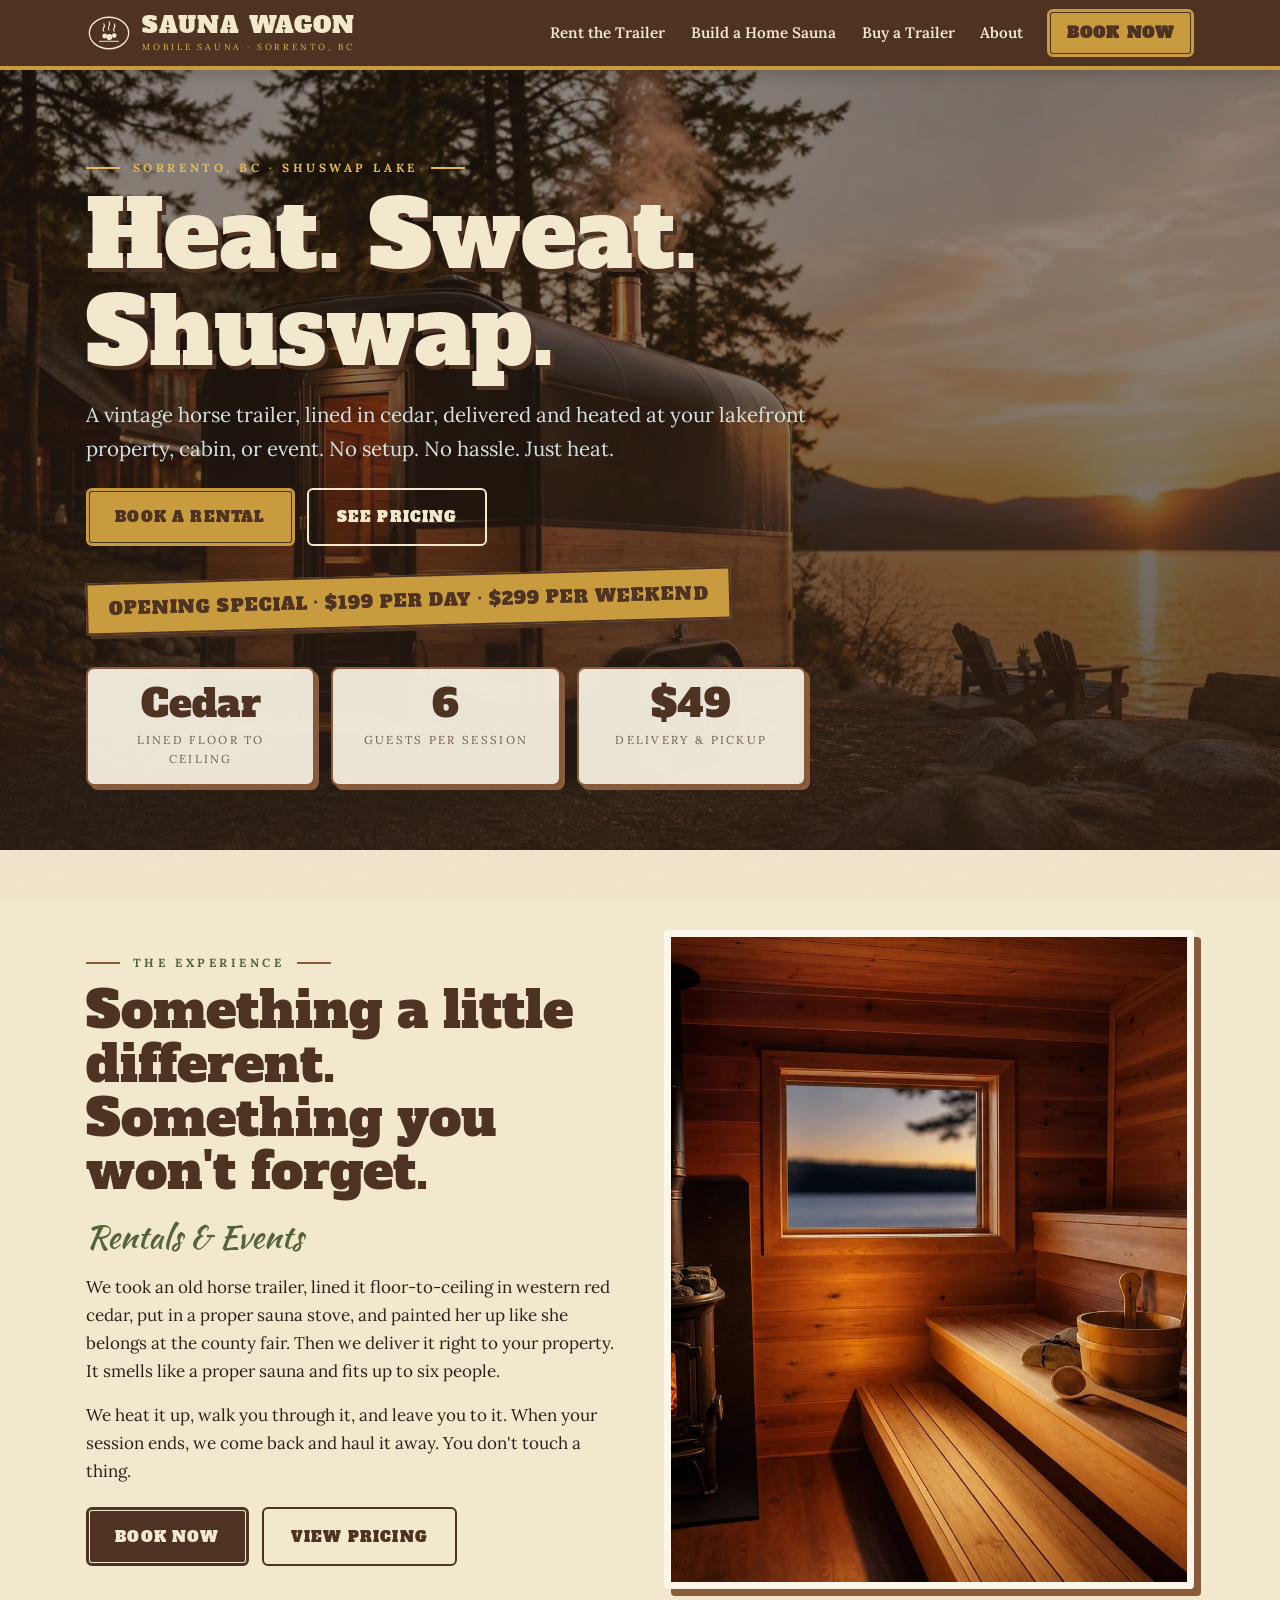
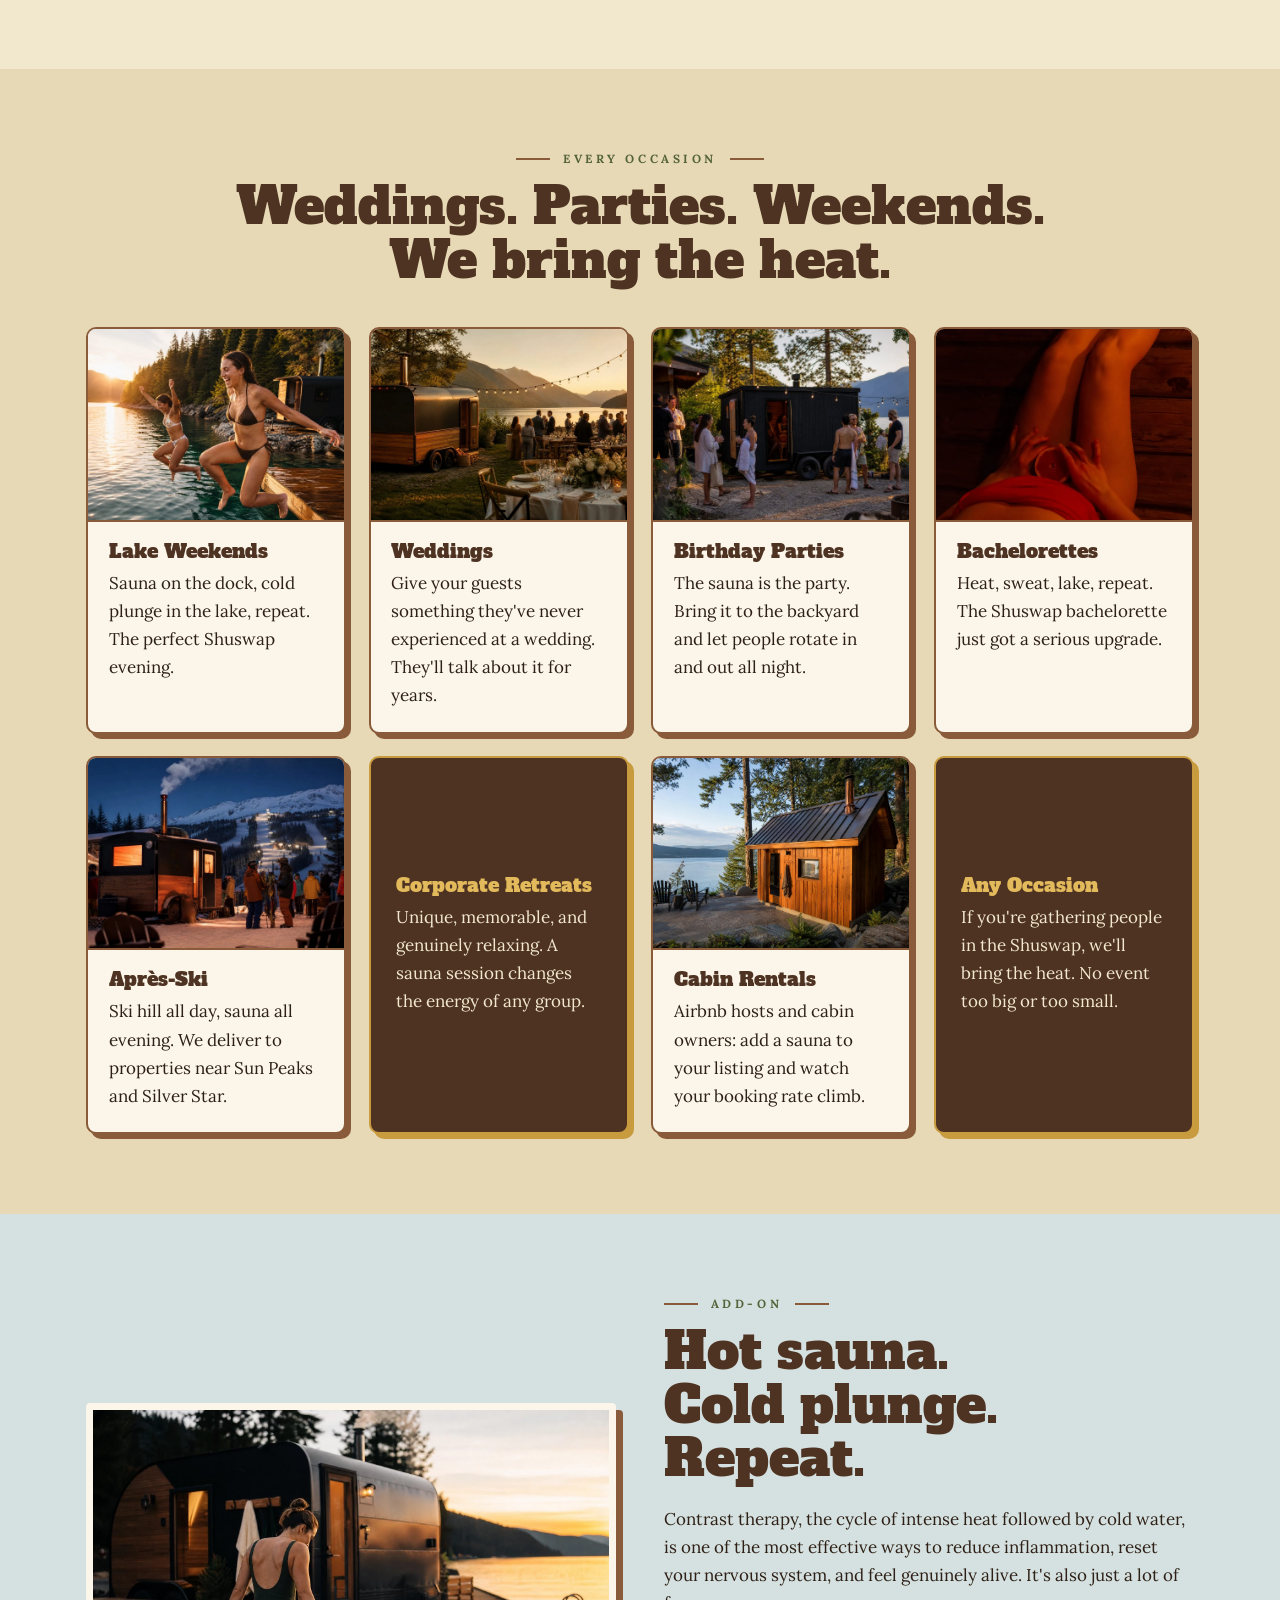
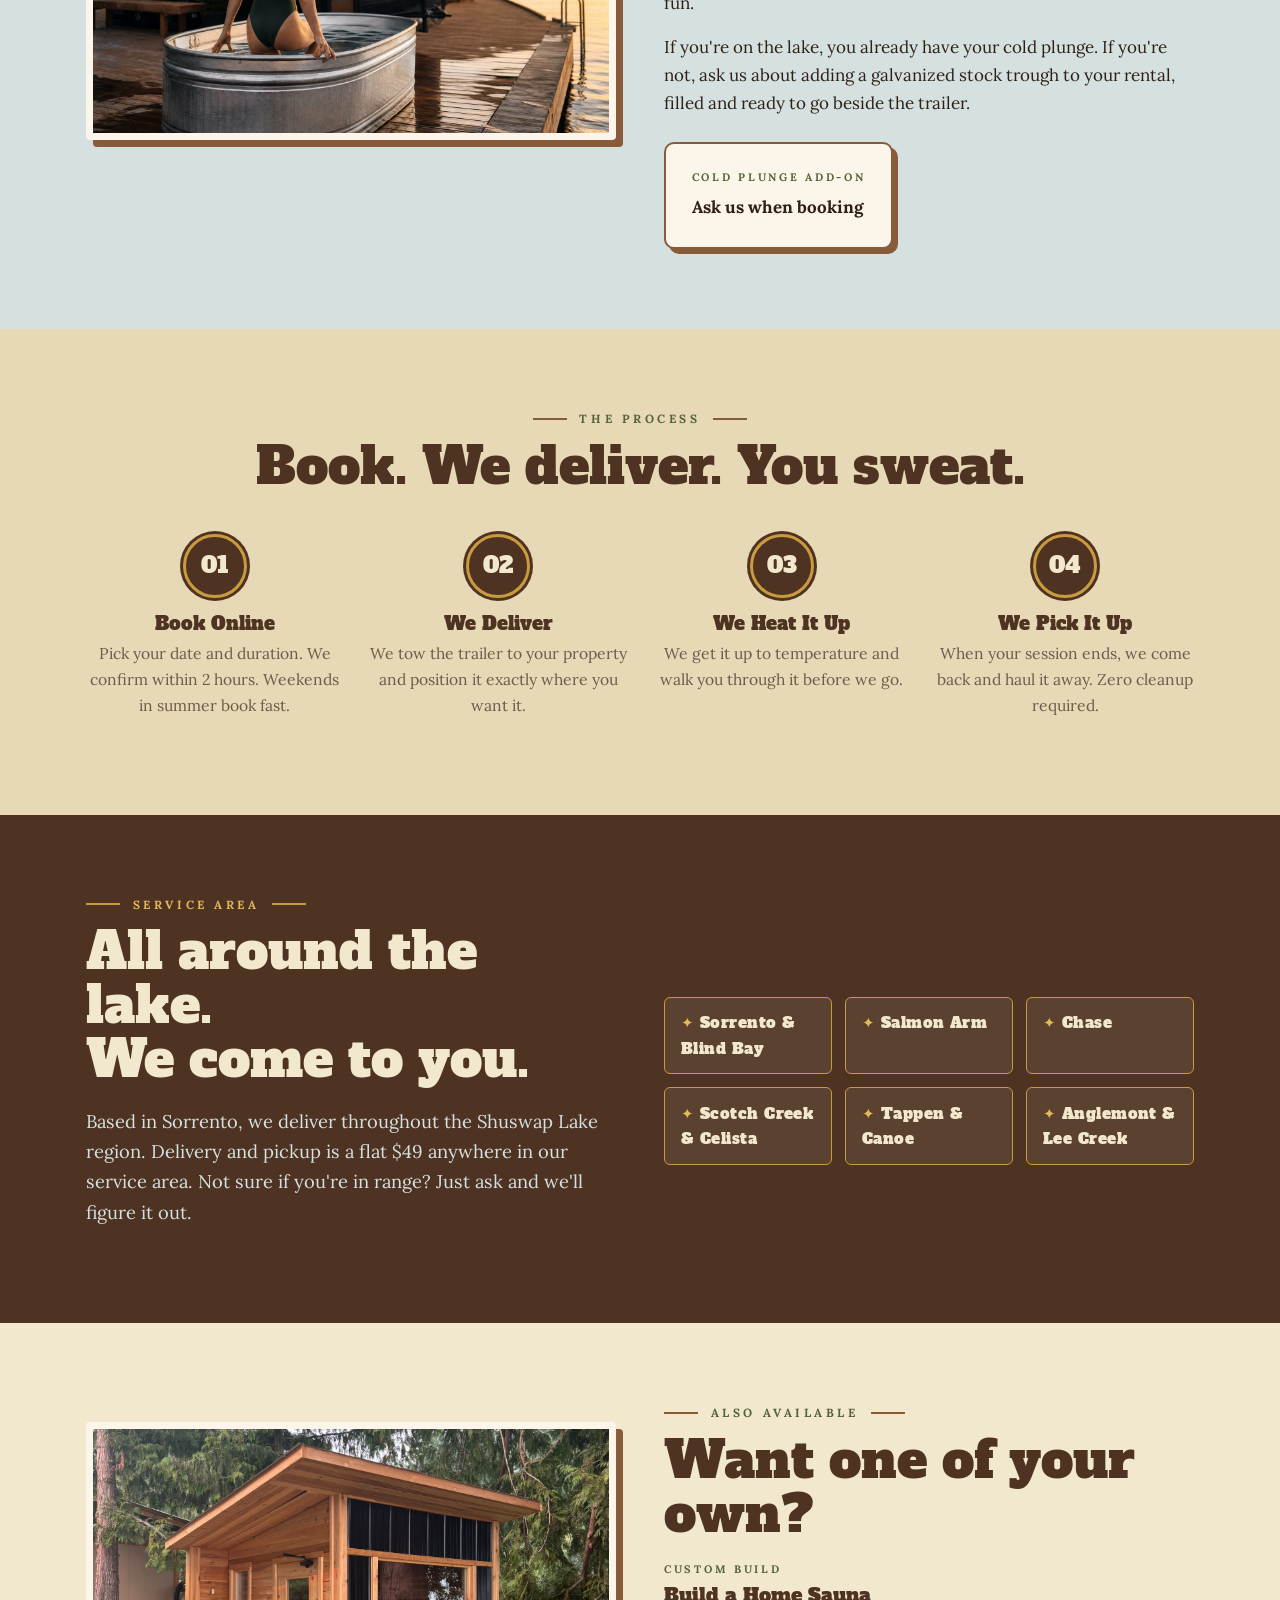
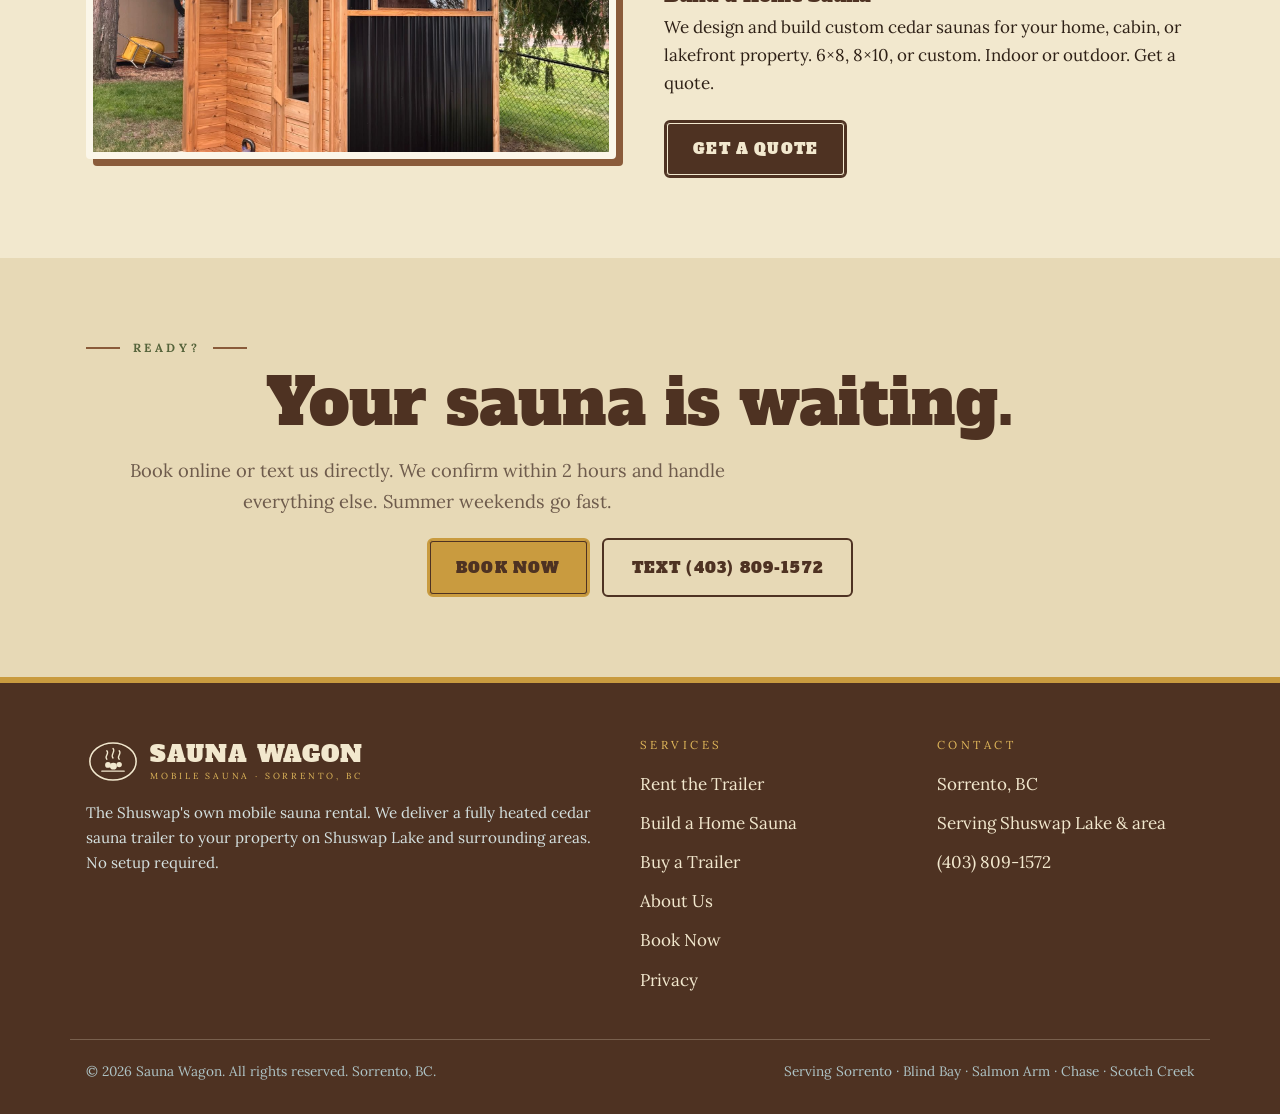
<file: index.html>
<!DOCTYPE html>
<html lang="en">
<head>
  <meta charset="utf-8">
  <meta name="viewport" content="width=device-width, initial-scale=1">
  <title>Mobile Sauna Rental, Shuswap Lake BC | Sauna Wagon</title>
  <meta name="description" content="Sauna Wagon delivers a cedar sauna trailer to your lakefront property, cabin or event anywhere around Shuswap Lake: Sorrento, Blind Bay, Salmon Arm, Chase and the North Shuswap. Opening special from $199 a day.">
  <link rel="icon" href="data:image/svg+xml,%3Csvg xmlns='http://www.w3.org/2000/svg' viewBox='0 0 64 64'%3E%3Crect width='64' height='64' rx='12' fill='%234E3222'/%3E%3Ctext x='32' y='43' font-family='Georgia' font-size='26' font-weight='bold' text-anchor='middle' fill='%23F2E8CE'%3ESW%3C/text%3E%3C/svg%3E">
  <link rel="preconnect" href="https://fonts.googleapis.com">
  <link rel="preconnect" href="https://fonts.gstatic.com" crossorigin>
  <link href="https://fonts.googleapis.com/css2?family=Alfa+Slab+One&family=Lora:ital,wght@0,400;0,600;0,700;1,400&family=Kaushan+Script&family=Archivo+Narrow:wght@600;700&display=swap" rel="stylesheet">
  <link rel="stylesheet" href="css/styles.css">
  <link rel="canonical" href="https://saunawagon.ca/">
  <meta property="og:type" content="website">
  <meta property="og:site_name" content="Sauna Wagon">
  <meta property="og:title" content="Mobile Sauna Rental, Shuswap Lake BC | Sauna Wagon">
  <meta property="og:description" content="Sauna Wagon delivers a cedar sauna trailer to your lakefront property, cabin or event anywhere around Shuswap Lake: Sorrento, Blind Bay, Salmon Arm, Chase and the North Shuswap. Opening special from $199 a day.">
  <meta property="og:url" content="https://saunawagon.ca/">
  <meta property="og:image" content="https://saunawagon.ca/images/hero-rental-clean.jpg">
  <meta property="og:locale" content="en_CA">
  <meta name="twitter:card" content="summary_large_image">
  <meta name="twitter:title" content="Mobile Sauna Rental, Shuswap Lake BC | Sauna Wagon">
  <meta name="twitter:description" content="Sauna Wagon delivers a cedar sauna trailer to your lakefront property, cabin or event anywhere around Shuswap Lake: Sorrento, Blind Bay, Salmon Arm, Chase and the North Shuswap. Opening special from $199 a day.">
  <meta name="twitter:image" content="https://saunawagon.ca/images/hero-rental-clean.jpg">
  <script type="application/ld+json">{"@context": "https://schema.org", "@type": "LocalBusiness", "name": "Sauna Wagon", "url": "https://saunawagon.ca/", "telephone": "+1-403-809-1572", "image": "https://saunawagon.ca/images/hero-rental-clean.jpg", "description": "Mobile cedar sauna trailer rentals delivered to lakefront properties, cabins and events around Shuswap Lake, BC.", "address": {"@type": "PostalAddress", "addressLocality": "Sorrento", "addressRegion": "BC", "addressCountry": "CA"}, "areaServed": ["Sorrento", "Blind Bay", "Salmon Arm", "Chase", "Scotch Creek", "Celista", "Tappen", "Canoe", "Anglemont", "Lee Creek"], "priceRange": "$$", "makesOffer": [{"@type": "Offer", "name": "Full day mobile sauna rental", "price": "199", "priceCurrency": "CAD"}, {"@type": "Offer", "name": "Weekend mobile sauna rental", "price": "299", "priceCurrency": "CAD"}]}</script>
  <script src="/js/tracking.js"></script>
</head>
<body>
<noscript><img height="1" width="1" style="display:none" alt="" src="https://www.facebook.com/tr?id=2017686582250414&ev=PageView&noscript=1"></noscript>

<header class="site-header">
  <div class="header-inner">
    <a class="logo" href="index.html" aria-label="Sauna Wagon home"><svg class="logo-badge" viewBox="-70 -58 140 116" aria-hidden="true"><ellipse cx="0" cy="0" rx="60" ry="48" fill="none" stroke="currentColor" stroke-width="4"/><path d="M -16 -6 C -24 -14 -8 -19 -16 -28" fill="none" stroke="currentColor" stroke-width="3.4" stroke-linecap="round"/><path d="M 0 -9 C -8 -19 8 -25 0 -34" fill="none" stroke="currentColor" stroke-width="3.4" stroke-linecap="round"/><path d="M 16 -6 C 8 -14 24 -19 16 -28" fill="none" stroke="currentColor" stroke-width="3.4" stroke-linecap="round"/><circle cx="-13" cy="9" r="7.5" fill="currentColor"/><circle cx="1" cy="12" r="9" fill="currentColor"/><circle cx="16" cy="8" r="7" fill="currentColor"/><path d="M -29 25 L 29 25" stroke="currentColor" stroke-width="3.4" stroke-linecap="round"/></svg><span class="logo-text">
      
      <span class="logo-name">SAUNA WAGON</span>
      <span class="logo-sub">Mobile Sauna · Sorrento, BC</span></span>
    </a>
    <button class="nav-toggle" aria-expanded="false" aria-controls="nav">Menu</button>
    <nav class="nav" id="nav">
      <a href="rent.html">Rent the Trailer</a>
      <a href="build-sauna.html">Build a Home Sauna</a>
      <a href="buy-trailer.html">Buy a Trailer</a>
      <a href="about.html">About</a>
      <a class="btn btn-gold btn-sm" href="contact.html">Book Now</a>
    </nav>
  </div>
</header>

<main>

  <section class="hero">
    <div class="hero-bg" style="background-image:url('images/hero-rental-clean.jpg')" role="img" aria-label="Cedar sauna trailer parked at the lake at sunset"></div>
    <div class="hero-tint"></div>
    <div class="hero-inner">
      <p class="eyebrow eyebrow-light">Sorrento, BC · Shuswap Lake</p>
      <h1>Heat. Sweat.<br>Shuswap.</h1>
      <p class="hero-lead">A vintage horse trailer, lined in cedar, delivered and heated at your lakefront property, cabin, or event. No setup. No hassle. Just heat.</p>
      <div class="actions">
        <a class="btn btn-gold" href="contact.html">Book a Rental</a>
        <a class="btn btn-light" href="rent.html#pricing">See Pricing</a>
      </div>
      <div class="ribbon">Opening Special · $199 per day · $299 per weekend</div>
      <ul class="stats">
        <li><span class="stat-value">Cedar</span><span class="stat-label">Lined floor to ceiling</span></li>
        <li><span class="stat-value">6</span><span class="stat-label">Guests per session</span></li>
        <li><span class="stat-value">$49</span><span class="stat-label">Delivery &amp; pickup</span></li>
      </ul>
    </div>
  </section>

  <section class="section">
    <div class="container split">
      <div>
        <p class="eyebrow">The Experience</p>
        <h2>Something a little different.<br>Something you won't forget.</h2>
        <p class="script">Rentals &amp; Events</p>
        <p>We took an old horse trailer, lined it floor-to-ceiling in western red cedar, put in a proper sauna stove, and painted her up like she belongs at the county fair. Then we deliver it right to your property. It smells like a proper sauna and fits up to six people.</p>
        <p>We heat it up, walk you through it, and leave you to it. When your session ends, we come back and haul it away. You don't touch a thing.</p>
        <div class="actions">
          <a class="btn" href="contact.html">Book Now</a>
          <a class="btn btn-outline" href="rent.html#pricing">View Pricing</a>
        </div>
      </div>
      <figure class="photo photo-tall">
        <img src="images/sauna-interior-warm.jpg" alt="Warm cedar interior of the sauna trailer with tiered benches">
      </figure>
    </div>
  </section>

  <section class="section section-alt">
    <div class="container">
      <div class="center">
        <p class="eyebrow">Every Occasion</p>
        <h2>Weddings. Parties. Weekends.<br>We bring the heat.</h2>
      </div>
      <div class="grid-4" style="margin-top:2.5rem">
        <div class="card card-photo"><img src="images/lifestyle-cold-plunge-clean.jpg" alt="Sauna and cold plunge on the dock" loading="lazy"><div class="card-body"><h3>Lake Weekends</h3><p>Sauna on the dock, cold plunge in the lake, repeat. The perfect Shuswap evening.</p></div></div>
        <div class="card card-photo"><img src="images/lifestyle-wedding-clean.jpg" alt="Sauna trailer at a lakeside wedding" loading="lazy"><div class="card-body"><h3>Weddings</h3><p>Give your guests something they've never experienced at a wedding. They'll talk about it for years.</p></div></div>
        <div class="card card-photo"><img src="images/lifestyle-party-clean.jpg" alt="Friends gathered around the sauna at a party" loading="lazy"><div class="card-body"><h3>Birthday Parties</h3><p>The sauna is the party. Bring it to the backyard and let people rotate in and out all night.</p></div></div>
        <div class="card card-photo"><img src="images/sauna-women-inside.webp" alt="Friends relaxing inside the cedar sauna" loading="lazy"><div class="card-body"><h3>Bachelorettes</h3><p>Heat, sweat, lake, repeat. The Shuswap bachelorette just got a serious upgrade.</p></div></div>
        <div class="card card-photo"><img src="images/lifestyle-ski-clean.jpg" alt="Sauna trailer at the ski hill at dusk" loading="lazy"><div class="card-body"><h3>Après-Ski</h3><p>Ski hill all day, sauna all evening. We deliver to properties near Sun Peaks and Silver Star.</p></div></div>
        <div class="card card-accent"><h3>Corporate Retreats</h3><p>Unique, memorable, and genuinely relaxing. A sauna session changes the energy of any group.</p></div>
        <div class="card card-photo"><img src="images/home-sauna-build.jpg" alt="Cedar sauna cabin beside the lake" loading="lazy"><div class="card-body"><h3>Cabin Rentals</h3><p>Airbnb hosts and cabin owners: add a sauna to your listing and watch your booking rate climb.</p></div></div>
        <div class="card card-accent"><h3>Any Occasion</h3><p>If you're gathering people in the Shuswap, we'll bring the heat. No event too big or too small.</p></div>
      </div>
    </div>
  </section>

  <section class="section section-steam">
    <div class="container split">
      <figure class="photo photo-wide">
        <img src="images/cold-plunge-lake-clean.jpg" alt="Cold plunge in the lake beside the sauna">
      </figure>
      <div>
        <p class="eyebrow">Add-On</p>
        <h2>Hot sauna.<br>Cold plunge.<br>Repeat.</h2>
        <p>Contrast therapy, the cycle of intense heat followed by cold water, is one of the most effective ways to reduce inflammation, reset your nervous system, and feel genuinely alive. It's also just a lot of fun.</p>
        <p>If you're on the lake, you already have your cold plunge. If you're not, ask us about adding a galvanized stock trough to your rental, filled and ready to go beside the trailer.</p>
        <div class="card" style="display:inline-block;margin-top:.5rem">
          <span class="card-tag">Cold Plunge Add-On</span>
          <strong>Ask us when booking</strong>
        </div>
      </div>
    </div>
  </section>


  <section class="section section-alt">
    <div class="container">
      <div class="center">
        <p class="eyebrow">The Process</p>
        <h2>Book. We deliver. You sweat.</h2>
      </div>
      <div class="steps" style="margin-top:2.5rem">
        <div class="step"><span class="step-num">01</span><h3>Book Online</h3><p>Pick your date and duration. We confirm within 2 hours. Weekends in summer book fast.</p></div>
        <div class="step"><span class="step-num">02</span><h3>We Deliver</h3><p>We tow the trailer to your property and position it exactly where you want it.</p></div>
        <div class="step"><span class="step-num">03</span><h3>We Heat It Up</h3><p>We get it up to temperature and walk you through it before we go.</p></div>
        <div class="step"><span class="step-num">04</span><h3>We Pick It Up</h3><p>When your session ends, we come back and haul it away. Zero cleanup required.</p></div>
      </div>
    </div>
  </section>

  <section class="section section-brown">
    <div class="container split">
      <div>
        <p class="eyebrow">Service Area</p>
        <h2>All around the lake.<br>We come to you.</h2>
        <p class="lead">Based in Sorrento, we deliver throughout the Shuswap Lake region. Delivery and pickup is a flat $49 anywhere in our service area. Not sure if you're in range? Just ask and we'll figure it out.</p>
      </div>
      <ul class="area-list">
        <li>Sorrento &amp; Blind Bay</li>
        <li>Salmon Arm</li>
        <li>Chase</li>
        <li>Scotch Creek &amp; Celista</li>
        <li>Tappen &amp; Canoe</li>
        <li>Anglemont &amp; Lee Creek</li>
      </ul>
    </div>
  </section>

  <section class="section">
    <div class="container split">
      <figure class="photo photo-wide">
        <img src="images/home-sauna-1.jpeg" alt="Custom-built cedar sauna with black steel siding in a backyard">
      </figure>
      <div>
        <p class="eyebrow">Also Available</p>
        <h2>Want one of your own?</h2>
        <span class="card-tag">Custom Build</span>
        <h3>Build a Home Sauna</h3>
        <p>We design and build custom cedar saunas for your home, cabin, or lakefront property. 6×8, 8×10, or custom. Indoor or outdoor. Get a quote.</p>
        <div class="actions"><a class="btn" href="build-sauna.html">Get a Quote</a></div>
      </div>
    </div>
  </section>

  <section class="section section-alt cta">
    <div class="container">
      <p class="eyebrow">Ready?</p>
      <h2>Your sauna is waiting.</h2>
      <p class="lead">Book online or text us directly. We confirm within 2 hours and handle everything else. Summer weekends go fast.</p>
      <div class="actions" style="justify-content:center">
        <a class="btn btn-gold" href="contact.html">Book Now</a>
        <a class="btn btn-outline" href="sms:+14038091572">Text (403) 809-1572</a>
      </div>
    </div>
  </section>

</main>

<footer class="site-footer">
  <div class="container footer-grid">
    <div>
      <div class="logo logo-footer"><svg class="logo-badge" viewBox="-70 -58 140 116" aria-hidden="true"><ellipse cx="0" cy="0" rx="60" ry="48" fill="none" stroke="currentColor" stroke-width="4"/><path d="M -16 -6 C -24 -14 -8 -19 -16 -28" fill="none" stroke="currentColor" stroke-width="3.4" stroke-linecap="round"/><path d="M 0 -9 C -8 -19 8 -25 0 -34" fill="none" stroke="currentColor" stroke-width="3.4" stroke-linecap="round"/><path d="M 16 -6 C 8 -14 24 -19 16 -28" fill="none" stroke="currentColor" stroke-width="3.4" stroke-linecap="round"/><circle cx="-13" cy="9" r="7.5" fill="currentColor"/><circle cx="1" cy="12" r="9" fill="currentColor"/><circle cx="16" cy="8" r="7" fill="currentColor"/><path d="M -29 25 L 29 25" stroke="currentColor" stroke-width="3.4" stroke-linecap="round"/></svg><span class="logo-text">
        <span class="logo-name">SAUNA WAGON</span>
        <span class="logo-sub">Mobile Sauna · Sorrento, BC</span></span>
      </div>
      <p>The Shuswap's own mobile sauna rental. We deliver a fully heated cedar sauna trailer to your property on Shuswap Lake and surrounding areas. No setup required.</p>
    </div>
    <div>
      <h4>Services</h4>
      <ul>
        <li><a href="rent.html">Rent the Trailer</a></li>
        <li><a href="build-sauna.html">Build a Home Sauna</a></li>
        <li><a href="buy-trailer.html">Buy a Trailer</a></li>
        <li><a href="about.html">About Us</a></li>
        <li><a href="contact.html">Book Now</a></li>
        <li><a href="privacy.html">Privacy</a></li>
      </ul>
    </div>
    <div>
      <h4>Contact</h4>
      <ul>
        <li>Sorrento, BC</li>
        <li>Serving Shuswap Lake &amp; area</li>
        <li><a href="tel:+14038091572">(403) 809-1572</a></li>
      </ul>
    </div>
  </div>
  <div class="container footer-bottom">
    <span>© <span data-year>2026</span> Sauna Wagon. All rights reserved. Sorrento, BC.</span>
    <span>Serving Sorrento · Blind Bay · Salmon Arm · Chase · Scotch Creek</span>
  </div>
</footer>

<script src="js/main.js"></script>
</body>
</html>
</file>
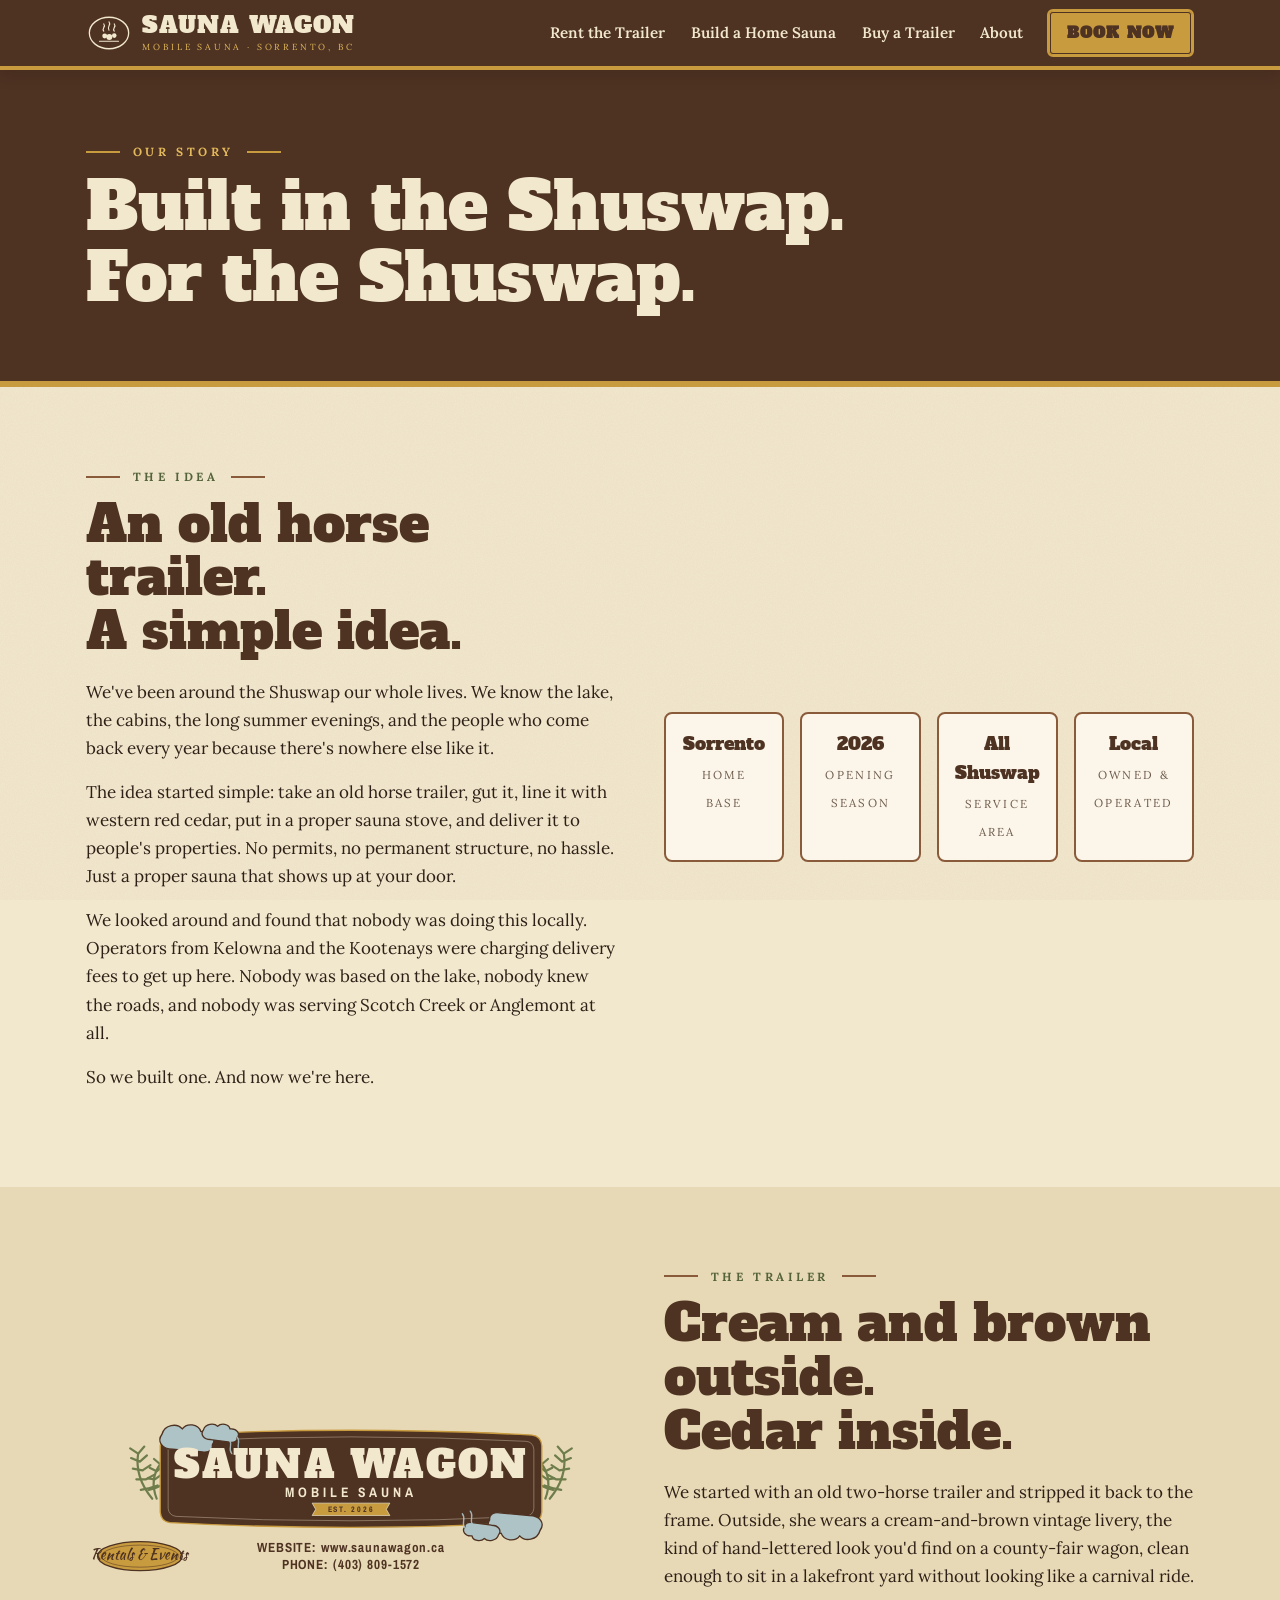
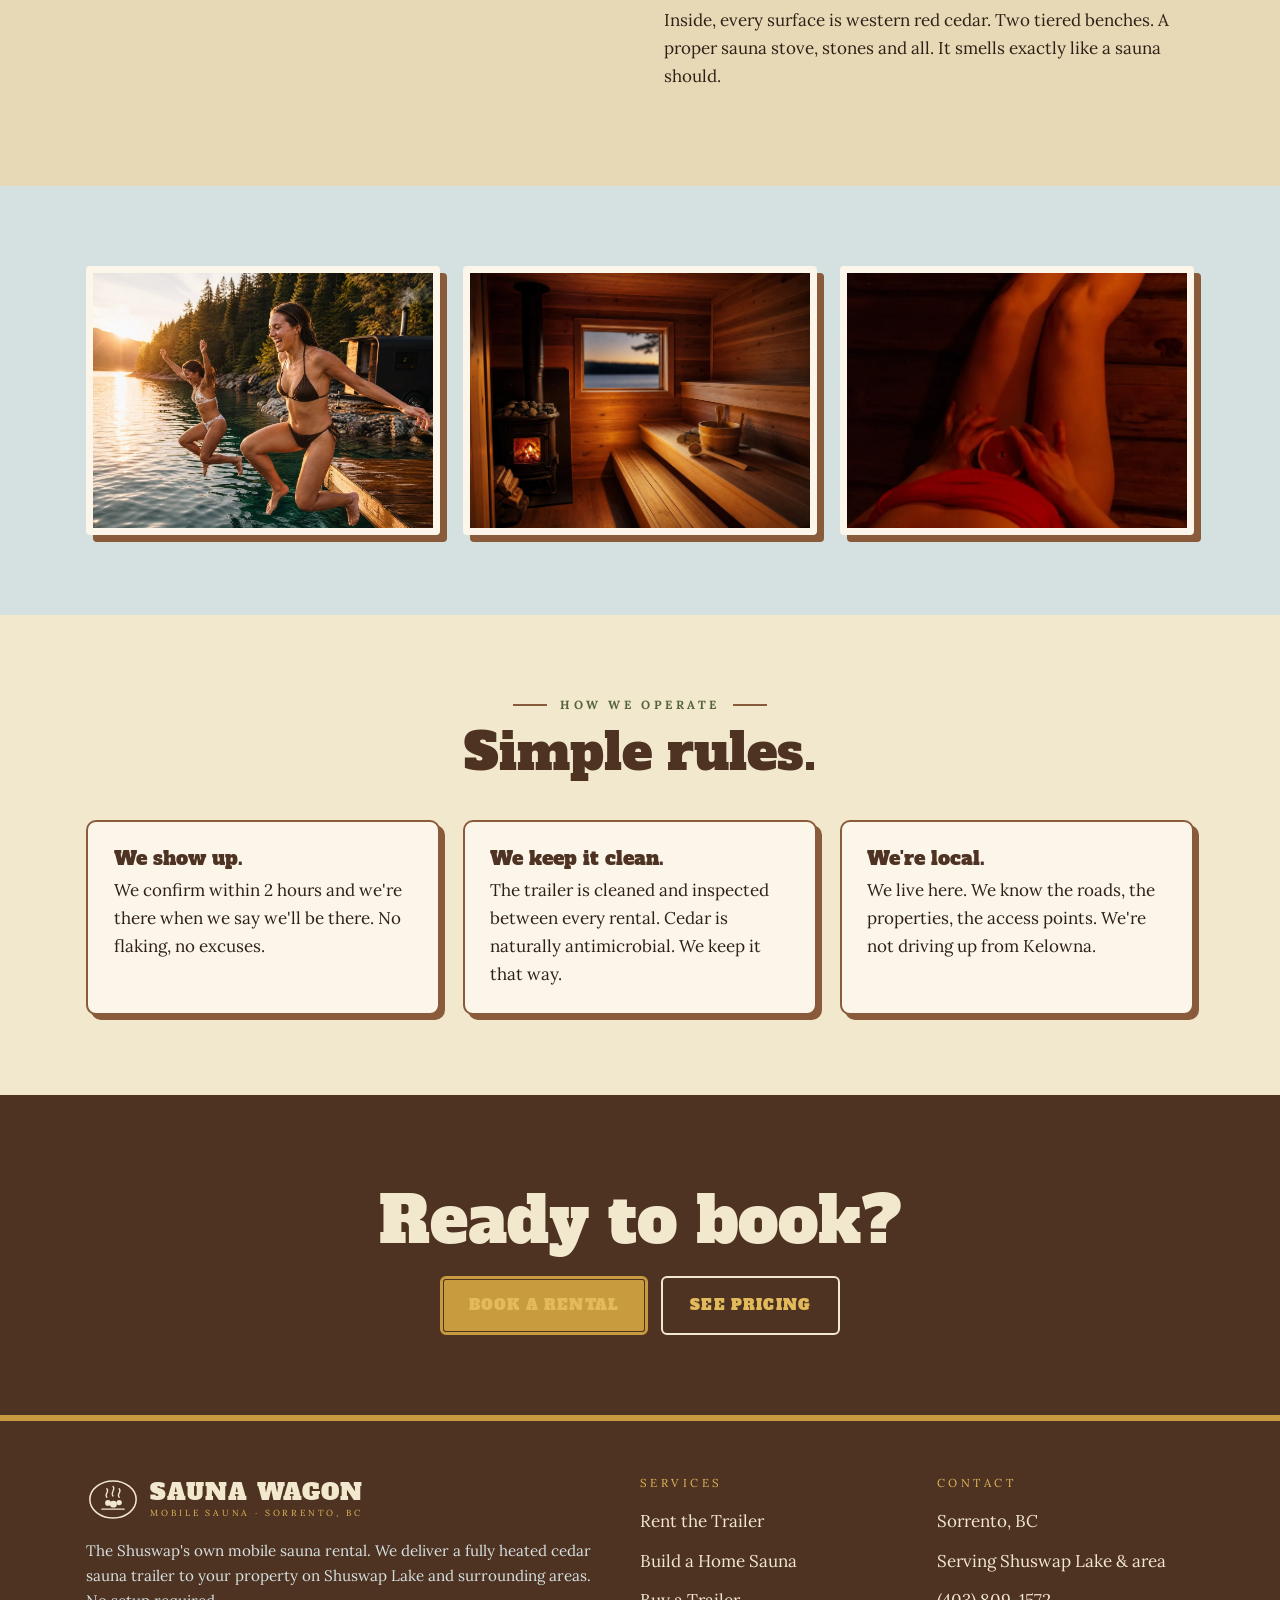
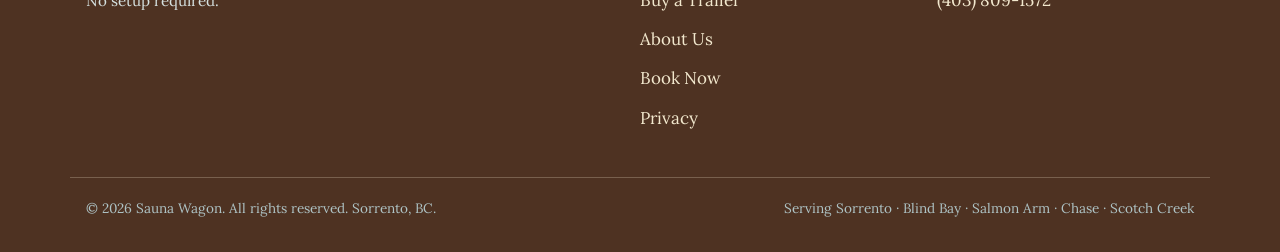
<file: about.html>
<!DOCTYPE html>
<html lang="en">
<head>
  <meta charset="utf-8">
  <meta name="viewport" content="width=device-width, initial-scale=1">
  <title>About Sauna Wagon, Sorrento BC</title>
  <meta name="description" content="Sauna Wagon is a locally owned mobile sauna rental based in Sorrento, BC, serving the whole Shuswap Lake region.">
  <link rel="icon" href="data:image/svg+xml,%3Csvg xmlns='http://www.w3.org/2000/svg' viewBox='0 0 64 64'%3E%3Crect width='64' height='64' rx='12' fill='%234E3222'/%3E%3Ctext x='32' y='43' font-family='Georgia' font-size='26' font-weight='bold' text-anchor='middle' fill='%23F2E8CE'%3ESW%3C/text%3E%3C/svg%3E">
  <link rel="preconnect" href="https://fonts.googleapis.com">
  <link rel="preconnect" href="https://fonts.gstatic.com" crossorigin>
  <link href="https://fonts.googleapis.com/css2?family=Alfa+Slab+One&family=Lora:ital,wght@0,400;0,600;0,700;1,400&family=Kaushan+Script&family=Archivo+Narrow:wght@600;700&display=swap" rel="stylesheet">
  <link rel="stylesheet" href="css/styles.css">
  <link rel="canonical" href="https://saunawagon.ca/about.html">
  <meta property="og:type" content="website">
  <meta property="og:site_name" content="Sauna Wagon">
  <meta property="og:title" content="About Sauna Wagon, Sorrento BC">
  <meta property="og:description" content="Sauna Wagon is a locally owned mobile sauna rental based in Sorrento, BC, serving the whole Shuswap Lake region.">
  <meta property="og:url" content="https://saunawagon.ca/about.html">
  <meta property="og:image" content="https://saunawagon.ca/images/hero-rental-clean.jpg">
  <meta property="og:locale" content="en_CA">
  <meta name="twitter:card" content="summary_large_image">
  <meta name="twitter:title" content="About Sauna Wagon, Sorrento BC">
  <meta name="twitter:description" content="Sauna Wagon is a locally owned mobile sauna rental based in Sorrento, BC, serving the whole Shuswap Lake region.">
  <meta name="twitter:image" content="https://saunawagon.ca/images/hero-rental-clean.jpg">
  <script type="application/ld+json">{"@context": "https://schema.org", "@type": "LocalBusiness", "name": "Sauna Wagon", "url": "https://saunawagon.ca/", "telephone": "+1-403-809-1572", "image": "https://saunawagon.ca/images/hero-rental-clean.jpg", "description": "Mobile cedar sauna trailer rentals delivered to lakefront properties, cabins and events around Shuswap Lake, BC.", "address": {"@type": "PostalAddress", "addressLocality": "Sorrento", "addressRegion": "BC", "addressCountry": "CA"}, "areaServed": ["Sorrento", "Blind Bay", "Salmon Arm", "Chase", "Scotch Creek", "Celista", "Tappen", "Canoe", "Anglemont", "Lee Creek"], "priceRange": "$$", "makesOffer": [{"@type": "Offer", "name": "Full day mobile sauna rental", "price": "199", "priceCurrency": "CAD"}, {"@type": "Offer", "name": "Weekend mobile sauna rental", "price": "299", "priceCurrency": "CAD"}]}</script>
  <script src="/js/tracking.js"></script>
</head>
<body>
<noscript><img height="1" width="1" style="display:none" alt="" src="https://www.facebook.com/tr?id=2017686582250414&ev=PageView&noscript=1"></noscript>

<header class="site-header">
  <div class="header-inner">
    <a class="logo" href="index.html" aria-label="Sauna Wagon home"><svg class="logo-badge" viewBox="-70 -58 140 116" aria-hidden="true"><ellipse cx="0" cy="0" rx="60" ry="48" fill="none" stroke="currentColor" stroke-width="4"/><path d="M -16 -6 C -24 -14 -8 -19 -16 -28" fill="none" stroke="currentColor" stroke-width="3.4" stroke-linecap="round"/><path d="M 0 -9 C -8 -19 8 -25 0 -34" fill="none" stroke="currentColor" stroke-width="3.4" stroke-linecap="round"/><path d="M 16 -6 C 8 -14 24 -19 16 -28" fill="none" stroke="currentColor" stroke-width="3.4" stroke-linecap="round"/><circle cx="-13" cy="9" r="7.5" fill="currentColor"/><circle cx="1" cy="12" r="9" fill="currentColor"/><circle cx="16" cy="8" r="7" fill="currentColor"/><path d="M -29 25 L 29 25" stroke="currentColor" stroke-width="3.4" stroke-linecap="round"/></svg><span class="logo-text">
      
      <span class="logo-name">SAUNA WAGON</span>
      <span class="logo-sub">Mobile Sauna · Sorrento, BC</span></span>
    </a>
    <button class="nav-toggle" aria-expanded="false" aria-controls="nav">Menu</button>
    <nav class="nav" id="nav">
      <a href="rent.html">Rent the Trailer</a>
      <a href="build-sauna.html">Build a Home Sauna</a>
      <a href="buy-trailer.html">Buy a Trailer</a>
      <a href="about.html">About</a>
      <a class="btn btn-gold btn-sm" href="contact.html">Book Now</a>
    </nav>
  </div>
</header>

<main>

  <section class="page-hero">
    <div class="container">
      <p class="eyebrow">Our Story</p>
      <h1>Built in the Shuswap.<br>For the Shuswap.</h1>
    </div>
  </section>

  <section class="section">
    <div class="container split">
      <div>
        <p class="eyebrow">The Idea</p>
        <h2>An old horse trailer.<br>A simple idea.</h2>
        <p>We've been around the Shuswap our whole lives. We know the lake, the cabins, the long summer evenings, and the people who come back every year because there's nowhere else like it.</p>
        <p>The idea started simple: take an old horse trailer, gut it, line it with western red cedar, put in a proper sauna stove, and deliver it to people's properties. No permits, no permanent structure, no hassle. Just a proper sauna that shows up at your door.</p>
        <p>We looked around and found that nobody was doing this locally. Operators from Kelowna and the Kootenays were charging delivery fees to get up here. Nobody was based on the lake, nobody knew the roads, and nobody was serving Scotch Creek or Anglemont at all.</p>
        <p>So we built one. And now we're here.</p>
      </div>
      <ul class="features features-2">
        <li><strong>Sorrento</strong><span>Home base</span></li>
        <li><strong>2026</strong><span>Opening season</span></li>
        <li><strong>All Shuswap</strong><span>Service area</span></li>
        <li><strong>Local</strong><span>Owned &amp; operated</span></li>
      </ul>
    </div>
  </section>

  <section class="section section-alt">
    <div class="container split">
      <div class="livery-art">
<svg xmlns="http://www.w3.org/2000/svg" viewBox="0 0 1200 470" role="img" aria-label="Sauna Wagon trailer livery: Sauna Wagon, Mobile Sauna, established 2026, saunawagon.ca, (403) 809-1572">
  <defs>
    <style>
      .slab { font-family: 'Alfa Slab One', 'Rockwell', Georgia, serif; }
      .narrow { font-family: 'Archivo Narrow', 'Arial Narrow', 'Oswald', sans-serif; font-weight: 700; }
      .script { font-family: 'Kaushan Script', 'Brush Script MT', cursive; }
    </style>
  </defs>

  <!-- pine sprigs, left -->
  <g stroke="#6E7D4B" stroke-width="5" stroke-linecap="round" fill="none">
    <path d="M 150 262 C 125 232 112 200 118 160"/>
    <path d="M 118 160 l -18 -12 M 118 160 l 14 -16 M 122 178 l -20 -8 M 122 178 l 16 -14 M 128 198 l -22 -4 M 128 198 l 18 -12 M 136 218 l -22 0 M 136 218 l 18 -10 M 144 238 l -20 4 M 144 238 l 18 -6"/>
    <path d="M 160 262 C 150 236 150 208 168 184"/>
    <path d="M 168 184 l -14 -12 M 168 184 l 12 -14 M 160 200 l -16 -8 M 160 200 l 14 -12 M 156 218 l -16 -2 M 156 218 l 14 -10 M 156 238 l -14 4 M 156 238 l 14 -6"/>
  </g>
  <!-- pine sprigs, right -->
  <g stroke="#6E7D4B" stroke-width="5" stroke-linecap="round" fill="none" transform="translate(1200,0) scale(-1,1)">
    <path d="M 150 262 C 125 232 112 200 118 160"/>
    <path d="M 118 160 l -18 -12 M 118 160 l 14 -16 M 122 178 l -20 -8 M 122 178 l 16 -14 M 128 198 l -22 -4 M 128 198 l 18 -12 M 136 218 l -22 0 M 136 218 l 18 -10 M 144 238 l -20 4 M 144 238 l 18 -6"/>
    <path d="M 160 262 C 150 236 150 208 168 184"/>
    <path d="M 168 184 l -14 -12 M 168 184 l 12 -14 M 160 200 l -16 -8 M 160 200 l 14 -12 M 156 218 l -16 -2 M 156 218 l 14 -10 M 156 238 l -14 4 M 156 238 l 14 -6"/>
  </g>

  <!-- brown band -->
  <path d="M 190 118 Q 600 96 1010 118 Q 1030 120 1032 142 L 1032 292 Q 1030 314 1010 316 Q 600 338 190 316 Q 170 314 168 292 L 168 142 Q 170 120 190 118 Z" fill="#4E3222"/>
  <path d="M 190 118 Q 600 96 1010 118 Q 1030 120 1032 142 L 1032 292 Q 1030 314 1010 316 Q 600 338 190 316 Q 170 314 168 292 L 168 142 Q 170 120 190 118 Z" fill="none" stroke="#C99B3F" stroke-width="3"/>
  <path d="M 204 132 Q 600 112 996 132 Q 1012 133 1014 150 L 1014 284 Q 1012 300 996 302 Q 600 322 204 302 Q 188 300 186 284 L 186 150 Q 188 133 204 132 Z" fill="none" stroke="#F2E8CE" stroke-width="1.5" opacity=".55"/>

  <!-- steam clouds, upper left -->
  <g fill="#AEC3C5" stroke="#4E3222" stroke-width="3" stroke-linejoin="round">
    <path d="M 196 150 c -24 0 -36 -18 -24 -34 c 6 -22 34 -26 46 -12 c 10 -14 36 -12 42 6 c 24 -4 36 16 26 30 c 2 12 -10 18 -22 16 Z"/>
    <path d="M 282 128 c -16 0 -24 -12 -16 -22 c 4 -14 24 -16 32 -8 c 8 -8 26 -6 28 6 c 16 -2 24 12 16 20 c 2 8 -8 12 -16 10 Z"/>
  </g>
  <!-- steam clouds, lower right -->
  <g fill="#AEC3C5" stroke="#4E3222" stroke-width="3" stroke-linejoin="round">
    <path d="M 1004 300 c 24 0 36 18 24 34 c -6 22 -34 26 -46 12 c -10 14 -36 12 -42 -6 c -24 4 -36 -16 -26 -30 c -2 -12 10 -18 22 -16 Z"/>
    <path d="M 918 322 c 16 0 24 12 16 22 c -4 14 -24 16 -32 8 c -8 8 -26 6 -28 -6 c -16 2 -24 -12 -16 -20 c -2 -8 8 -12 16 -10 Z"/>
  </g>
  <!-- small steam curls inside band corners -->
  <g fill="none" stroke="#AEC3C5" stroke-width="3" stroke-linecap="round" opacity=".9">
    <path d="M 330 160 c -10 -12 4 -20 -6 -32"/>
    <path d="M 348 154 c -10 -12 4 -20 -6 -32"/>
    <path d="M 870 290 c 10 12 -4 20 6 32"/>
    <path d="M 852 296 c 10 12 -4 20 6 32"/>
  </g>

  <!-- lettering -->
  <text class="slab" x="600" y="214" text-anchor="middle" font-size="86" letter-spacing="5" fill="#F2E8CE">SAUNA WAGON</text>
  <text class="narrow" x="600" y="258" text-anchor="middle" font-size="31" letter-spacing="9" fill="#F2E8CE">MOBILE SAUNA</text>
  <!-- ribbon -->
  <path d="M 512 272 L 688 272 L 680 286 L 688 300 L 512 300 L 520 286 Z" fill="#C99B3F" stroke="#F2E8CE" stroke-width="1.5"/>
  <text class="narrow" x="600" y="292" text-anchor="middle" font-size="18" letter-spacing="4" fill="#4E3222">EST. 2026</text>

  <!-- contact line, as on the trailer -->
  <text class="narrow" x="600" y="382" text-anchor="middle" font-size="30" letter-spacing="2" fill="#4E3222">WEBSITE: www.saunawagon.ca</text>
  <text class="narrow" x="600" y="422" text-anchor="middle" font-size="30" letter-spacing="2" fill="#4E3222">PHONE: (403) 809-1572</text>

  <!-- small door oval: Rentals & Events -->
  <g transform="translate(122,392)">
    <ellipse cx="0" cy="0" rx="96" ry="33" fill="#C99B3F" stroke="#4E3222" stroke-width="3"/>
    <ellipse cx="0" cy="0" rx="87" ry="25" fill="none" stroke="#4E3222" stroke-width="1.2"/>
    <text class="script" x="0" y="7" text-anchor="middle" font-size="21" fill="#4E3222">Rentals &amp; Events</text>
  </g>
</svg>
      </div>
      <div>
        <p class="eyebrow">The Trailer</p>
        <h2>Cream and brown outside.<br>Cedar inside.</h2>
        <p>We started with an old two-horse trailer and stripped it back to the frame. Outside, she wears a cream-and-brown vintage livery, the kind of hand-lettered look you'd find on a county-fair wagon, clean enough to sit in a lakefront yard without looking like a carnival ride.</p>
        <p>Inside, every surface is western red cedar. Two tiered benches. A proper sauna stove, stones and all. It smells exactly like a sauna should.</p>
      </div>
    </div>
  </section>

  <section class="section section-steam">
    <div class="container photo-wall">
      <figure class="photo"><img src="images/lifestyle-cold-plunge-clean.jpg" alt="Sauna and cold plunge on the dock" loading="lazy"></figure>
      <figure class="photo"><img src="images/sauna-interior-warm.jpg" alt="Cedar interior" loading="lazy"></figure>
      <figure class="photo"><img src="images/sauna-women-inside.webp" alt="Relaxing inside the sauna" loading="lazy"></figure>
    </div>
  </section>

  <section class="section">
    <div class="container">
      <div class="center">
        <p class="eyebrow">How We Operate</p>
        <h2>Simple rules.</h2>
      </div>
      <div class="grid-3" style="margin-top:2.5rem">
        <div class="card"><h3>We show up.</h3><p>We confirm within 2 hours and we're there when we say we'll be there. No flaking, no excuses.</p></div>
        <div class="card"><h3>We keep it clean.</h3><p>The trailer is cleaned and inspected between every rental. Cedar is naturally antimicrobial. We keep it that way.</p></div>
        <div class="card"><h3>We're local.</h3><p>We live here. We know the roads, the properties, the access points. We're not driving up from Kelowna.</p></div>
      </div>
    </div>
  </section>

  <section class="section section-brown cta">
    <div class="container">
      <h2>Ready to book?</h2>
      <div class="actions" style="justify-content:center">
        <a class="btn btn-gold" href="contact.html">Book a Rental</a>
        <a class="btn btn-light" href="rent.html#pricing">See Pricing</a>
      </div>
    </div>
  </section>

</main>

<footer class="site-footer">
  <div class="container footer-grid">
    <div>
      <div class="logo logo-footer"><svg class="logo-badge" viewBox="-70 -58 140 116" aria-hidden="true"><ellipse cx="0" cy="0" rx="60" ry="48" fill="none" stroke="currentColor" stroke-width="4"/><path d="M -16 -6 C -24 -14 -8 -19 -16 -28" fill="none" stroke="currentColor" stroke-width="3.4" stroke-linecap="round"/><path d="M 0 -9 C -8 -19 8 -25 0 -34" fill="none" stroke="currentColor" stroke-width="3.4" stroke-linecap="round"/><path d="M 16 -6 C 8 -14 24 -19 16 -28" fill="none" stroke="currentColor" stroke-width="3.4" stroke-linecap="round"/><circle cx="-13" cy="9" r="7.5" fill="currentColor"/><circle cx="1" cy="12" r="9" fill="currentColor"/><circle cx="16" cy="8" r="7" fill="currentColor"/><path d="M -29 25 L 29 25" stroke="currentColor" stroke-width="3.4" stroke-linecap="round"/></svg><span class="logo-text">
        <span class="logo-name">SAUNA WAGON</span>
        <span class="logo-sub">Mobile Sauna · Sorrento, BC</span></span>
      </div>
      <p>The Shuswap's own mobile sauna rental. We deliver a fully heated cedar sauna trailer to your property on Shuswap Lake and surrounding areas. No setup required.</p>
    </div>
    <div>
      <h4>Services</h4>
      <ul>
        <li><a href="rent.html">Rent the Trailer</a></li>
        <li><a href="build-sauna.html">Build a Home Sauna</a></li>
        <li><a href="buy-trailer.html">Buy a Trailer</a></li>
        <li><a href="about.html">About Us</a></li>
        <li><a href="contact.html">Book Now</a></li>
        <li><a href="privacy.html">Privacy</a></li>
      </ul>
    </div>
    <div>
      <h4>Contact</h4>
      <ul>
        <li>Sorrento, BC</li>
        <li>Serving Shuswap Lake &amp; area</li>
        <li><a href="tel:+14038091572">(403) 809-1572</a></li>
      </ul>
    </div>
  </div>
  <div class="container footer-bottom">
    <span>© <span data-year>2026</span> Sauna Wagon. All rights reserved. Sorrento, BC.</span>
    <span>Serving Sorrento · Blind Bay · Salmon Arm · Chase · Scotch Creek</span>
  </div>
</footer>

<script src="js/main.js"></script>
</body>
</html>
</file>
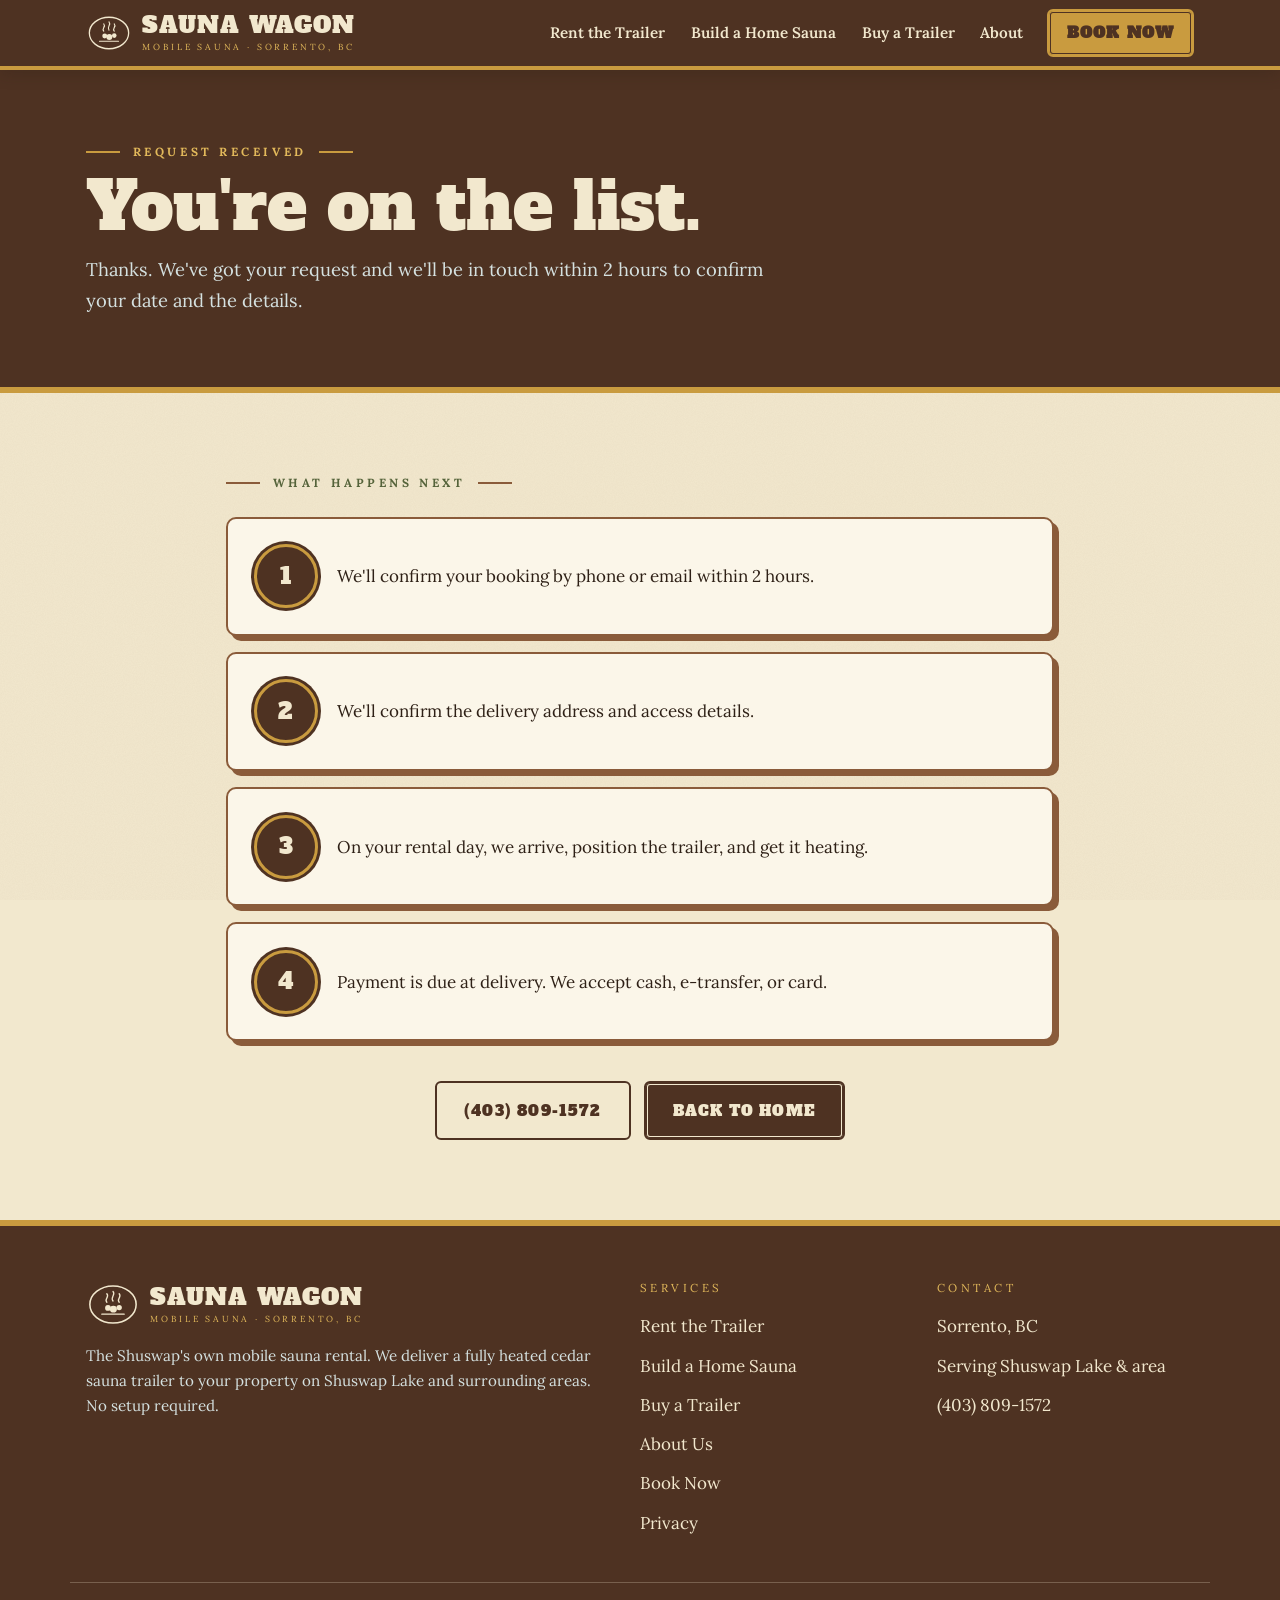
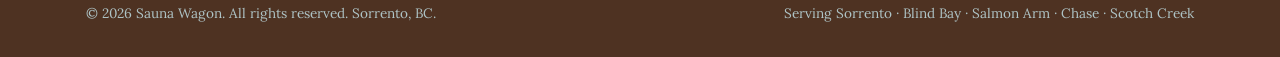
<file: booking-success.html>
<!DOCTYPE html>
<html lang="en">
<head>
  <meta charset="utf-8">
  <meta name="viewport" content="width=device-width, initial-scale=1">
  <title>Request Received — Sauna Wagon</title>
  <meta name="robots" content="noindex">
  <link rel="icon" href="data:image/svg+xml,%3Csvg xmlns='http://www.w3.org/2000/svg' viewBox='0 0 64 64'%3E%3Crect width='64' height='64' rx='12' fill='%234E3222'/%3E%3Ctext x='32' y='43' font-family='Georgia' font-size='26' font-weight='bold' text-anchor='middle' fill='%23F2E8CE'%3ESW%3C/text%3E%3C/svg%3E">
  <link rel="preconnect" href="https://fonts.googleapis.com">
  <link rel="preconnect" href="https://fonts.gstatic.com" crossorigin>
  <link href="https://fonts.googleapis.com/css2?family=Alfa+Slab+One&family=Lora:ital,wght@0,400;0,600;0,700;1,400&family=Kaushan+Script&family=Archivo+Narrow:wght@600;700&display=swap" rel="stylesheet">
  <link rel="stylesheet" href="css/styles.css">
  <script src="/js/tracking.js"></script>
</head>
<body>
<noscript><img height="1" width="1" style="display:none" alt="" src="https://www.facebook.com/tr?id=2017686582250414&ev=PageView&noscript=1"></noscript>

<header class="site-header">
  <div class="header-inner">
    <a class="logo" href="index.html" aria-label="Sauna Wagon home"><svg class="logo-badge" viewBox="-70 -58 140 116" aria-hidden="true"><ellipse cx="0" cy="0" rx="60" ry="48" fill="none" stroke="currentColor" stroke-width="4"/><path d="M -16 -6 C -24 -14 -8 -19 -16 -28" fill="none" stroke="currentColor" stroke-width="3.4" stroke-linecap="round"/><path d="M 0 -9 C -8 -19 8 -25 0 -34" fill="none" stroke="currentColor" stroke-width="3.4" stroke-linecap="round"/><path d="M 16 -6 C 8 -14 24 -19 16 -28" fill="none" stroke="currentColor" stroke-width="3.4" stroke-linecap="round"/><circle cx="-13" cy="9" r="7.5" fill="currentColor"/><circle cx="1" cy="12" r="9" fill="currentColor"/><circle cx="16" cy="8" r="7" fill="currentColor"/><path d="M -29 25 L 29 25" stroke="currentColor" stroke-width="3.4" stroke-linecap="round"/></svg><span class="logo-text">
      
      <span class="logo-name">SAUNA WAGON</span>
      <span class="logo-sub">Mobile Sauna · Sorrento, BC</span></span>
    </a>
    <button class="nav-toggle" aria-expanded="false" aria-controls="nav">Menu</button>
    <nav class="nav" id="nav">
      <a href="rent.html">Rent the Trailer</a>
      <a href="build-sauna.html">Build a Home Sauna</a>
      <a href="buy-trailer.html">Buy a Trailer</a>
      <a href="about.html">About</a>
      <a class="btn btn-gold btn-sm" href="contact.html">Book Now</a>
    </nav>
  </div>
</header>

<main>

  <section class="page-hero">
    <div class="container">
      <p class="eyebrow">Request Received</p>
      <h1>You're on the list.</h1>
      <p class="lead">Thanks. We've got your request and we'll be in touch within 2 hours to confirm your date and the details.</p>
    </div>
  </section>

  <section class="section">
    <div class="container" style="max-width:860px">
      <p class="eyebrow">What Happens Next</p>
      <div class="steps" style="grid-template-columns:1fr;gap:1rem;margin-top:1.5rem">
        <div class="card" style="display:flex;gap:1.2rem;align-items:center"><span class="step-num" style="margin:0;flex:0 0 64px">1</span><p style="margin:0">We'll confirm your booking by phone or email within 2 hours.</p></div>
        <div class="card" style="display:flex;gap:1.2rem;align-items:center"><span class="step-num" style="margin:0;flex:0 0 64px">2</span><p style="margin:0">We'll confirm the delivery address and access details.</p></div>
        <div class="card" style="display:flex;gap:1.2rem;align-items:center"><span class="step-num" style="margin:0;flex:0 0 64px">3</span><p style="margin:0">On your rental day, we arrive, position the trailer, and get it heating.</p></div>
        <div class="card" style="display:flex;gap:1.2rem;align-items:center"><span class="step-num" style="margin:0;flex:0 0 64px">4</span><p style="margin:0">Payment is due at delivery. We accept cash, e-transfer, or card.</p></div>
      </div>
      <div class="actions" style="justify-content:center;margin-top:2.5rem">
        <a class="btn btn-outline" href="tel:+14038091572">(403) 809-1572</a>
        <a class="btn" href="index.html">Back to Home</a>
      </div>
    </div>
  </section>

</main>

<footer class="site-footer">
  <div class="container footer-grid">
    <div>
      <div class="logo logo-footer"><svg class="logo-badge" viewBox="-70 -58 140 116" aria-hidden="true"><ellipse cx="0" cy="0" rx="60" ry="48" fill="none" stroke="currentColor" stroke-width="4"/><path d="M -16 -6 C -24 -14 -8 -19 -16 -28" fill="none" stroke="currentColor" stroke-width="3.4" stroke-linecap="round"/><path d="M 0 -9 C -8 -19 8 -25 0 -34" fill="none" stroke="currentColor" stroke-width="3.4" stroke-linecap="round"/><path d="M 16 -6 C 8 -14 24 -19 16 -28" fill="none" stroke="currentColor" stroke-width="3.4" stroke-linecap="round"/><circle cx="-13" cy="9" r="7.5" fill="currentColor"/><circle cx="1" cy="12" r="9" fill="currentColor"/><circle cx="16" cy="8" r="7" fill="currentColor"/><path d="M -29 25 L 29 25" stroke="currentColor" stroke-width="3.4" stroke-linecap="round"/></svg><span class="logo-text">
        <span class="logo-name">SAUNA WAGON</span>
        <span class="logo-sub">Mobile Sauna · Sorrento, BC</span></span>
      </div>
      <p>The Shuswap's own mobile sauna rental. We deliver a fully heated cedar sauna trailer to your property on Shuswap Lake and surrounding areas. No setup required.</p>
    </div>
    <div>
      <h4>Services</h4>
      <ul>
        <li><a href="rent.html">Rent the Trailer</a></li>
        <li><a href="build-sauna.html">Build a Home Sauna</a></li>
        <li><a href="buy-trailer.html">Buy a Trailer</a></li>
        <li><a href="about.html">About Us</a></li>
        <li><a href="contact.html">Book Now</a></li>
        <li><a href="privacy.html">Privacy</a></li>
      </ul>
    </div>
    <div>
      <h4>Contact</h4>
      <ul>
        <li>Sorrento, BC</li>
        <li>Serving Shuswap Lake &amp; area</li>
        <li><a href="tel:+14038091572">(403) 809-1572</a></li>
      </ul>
    </div>
  </div>
  <div class="container footer-bottom">
    <span>© <span data-year>2026</span> Sauna Wagon. All rights reserved. Sorrento, BC.</span>
    <span>Serving Sorrento · Blind Bay · Salmon Arm · Chase · Scotch Creek</span>
  </div>
</footer>

<script src="js/main.js"></script>
</body>
</html>
</file>
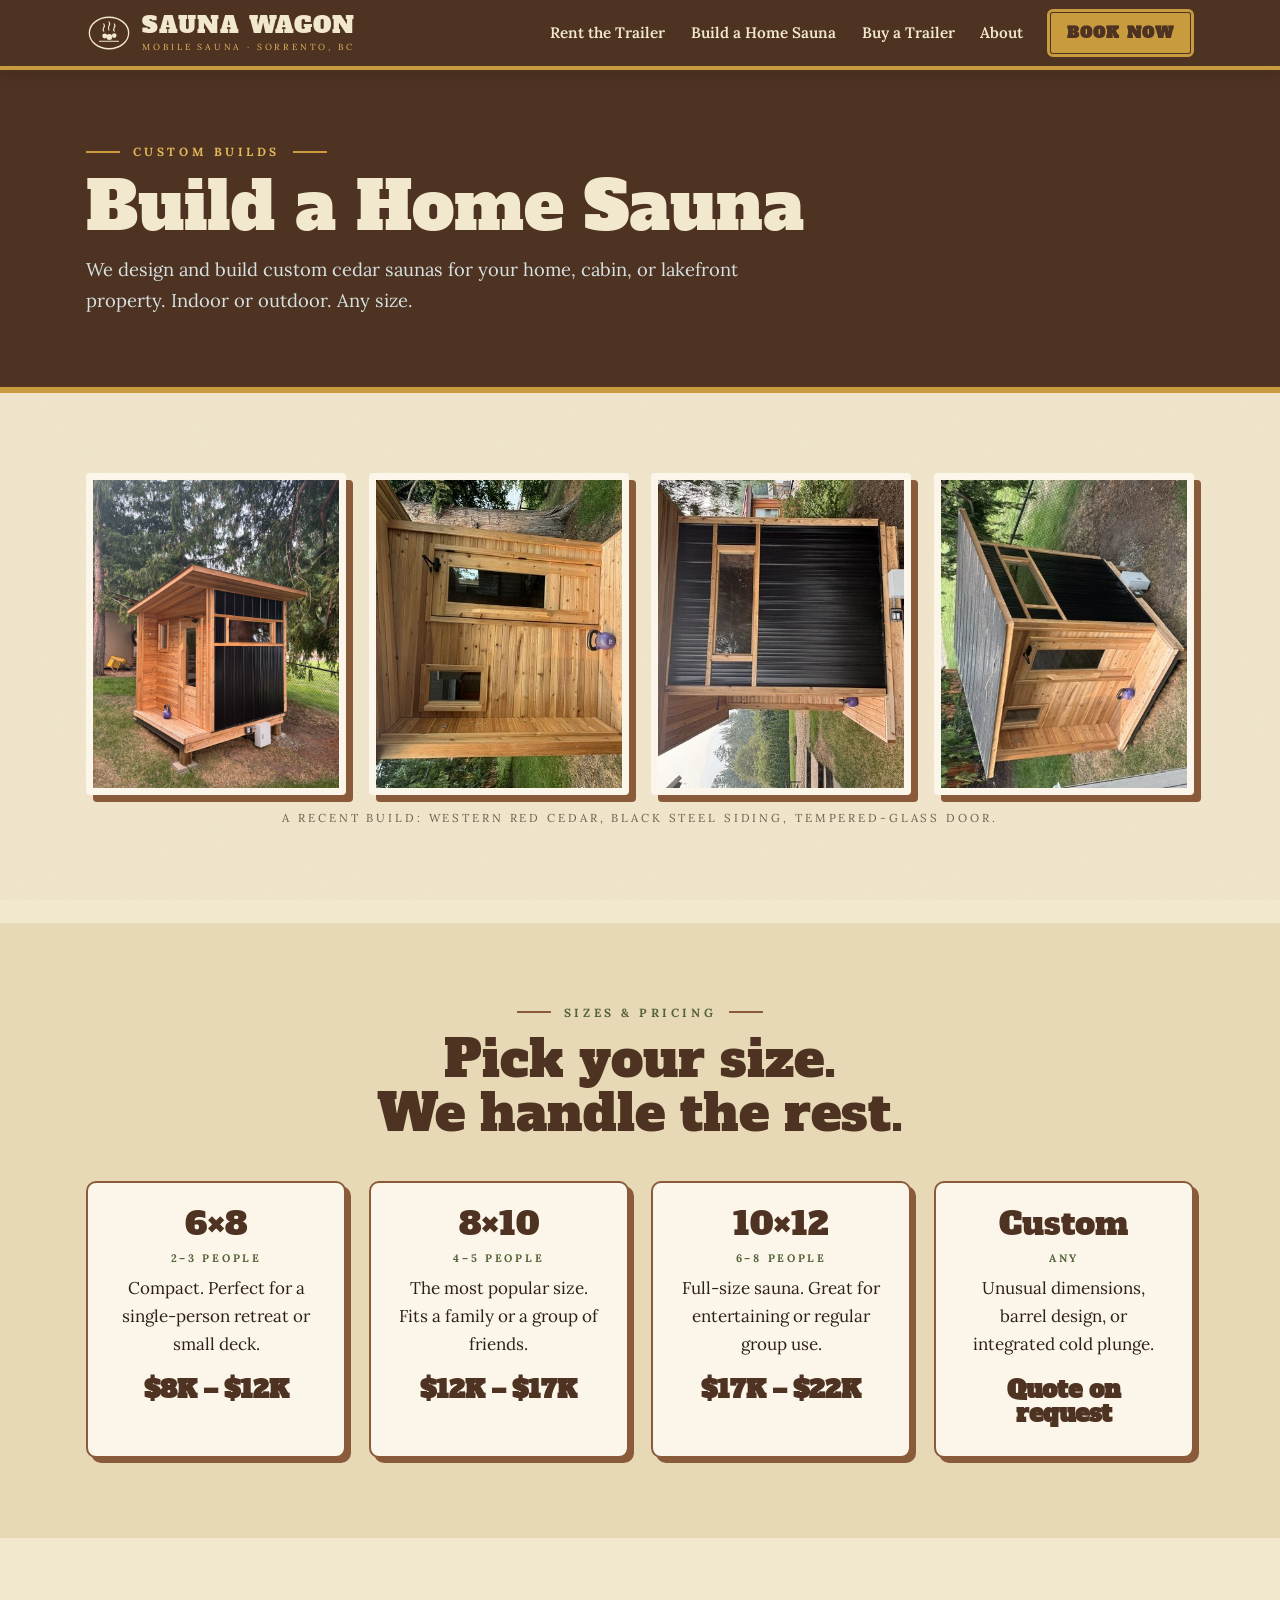
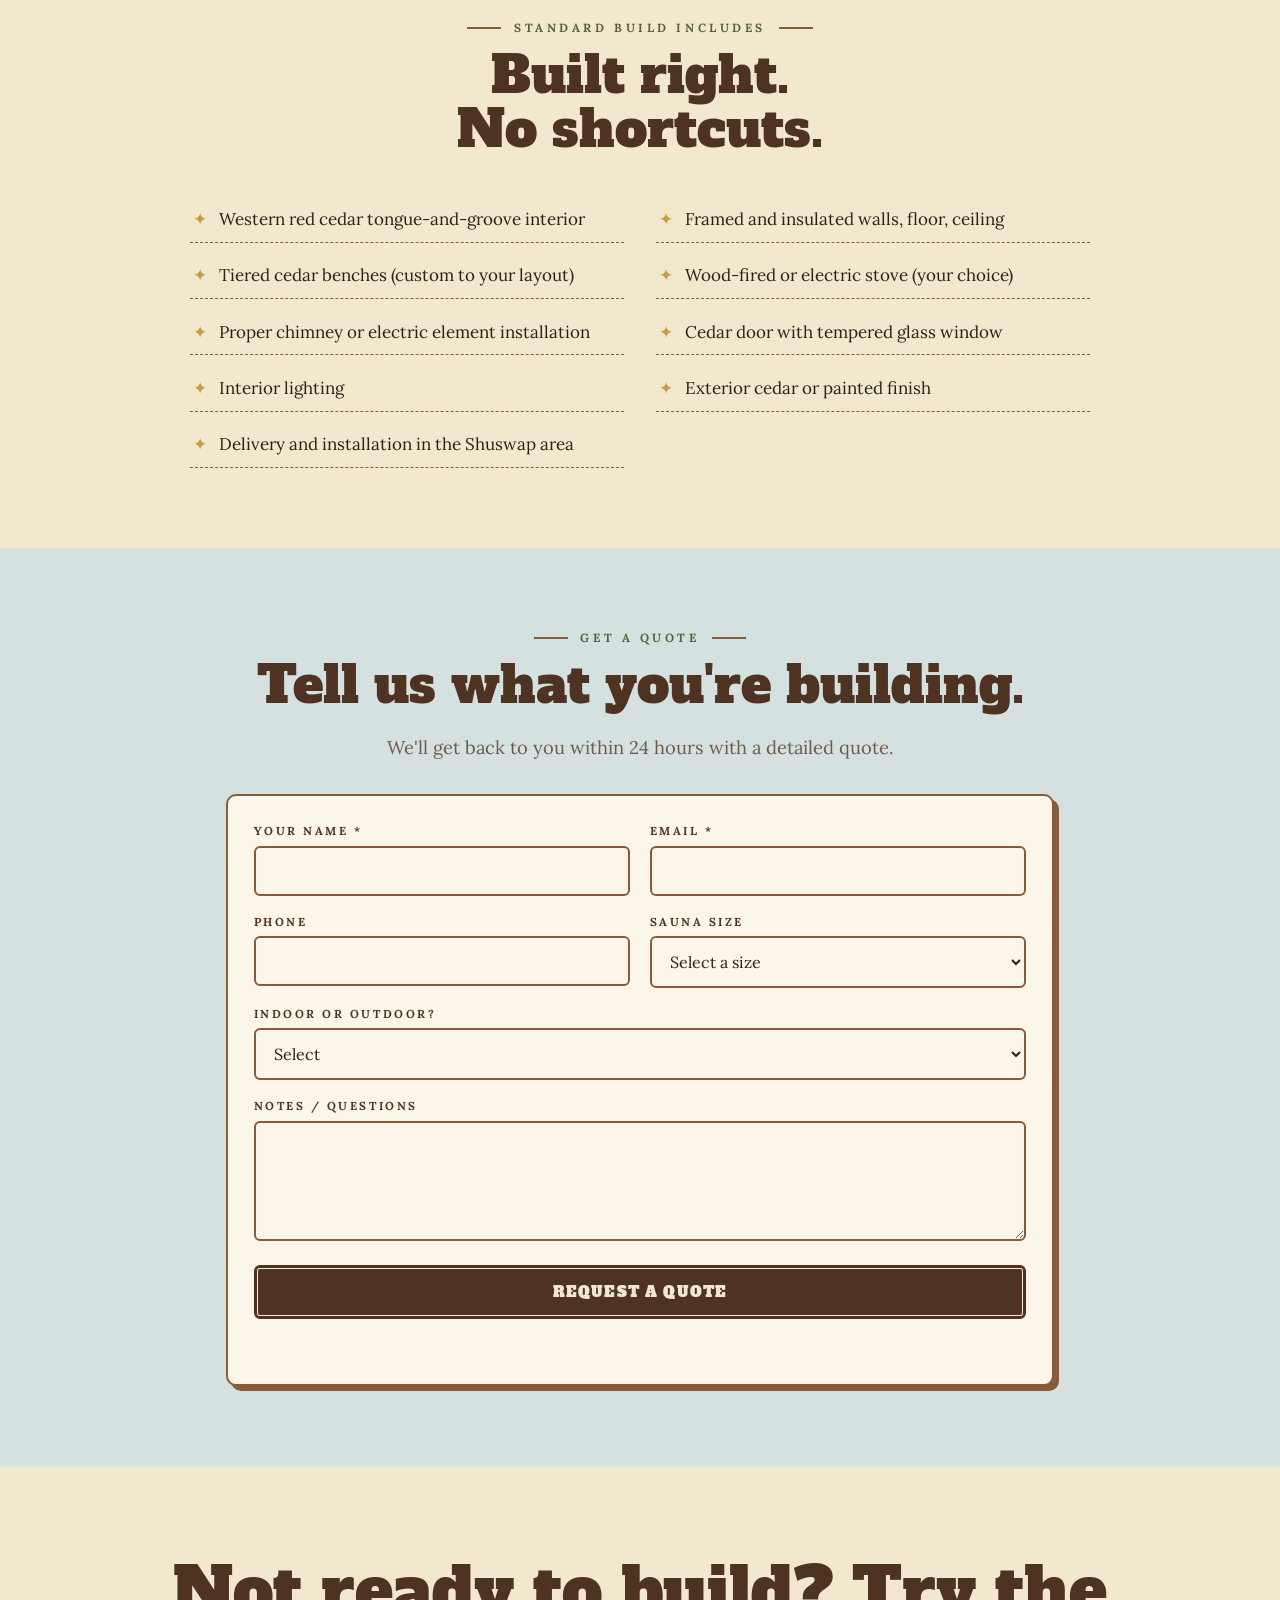
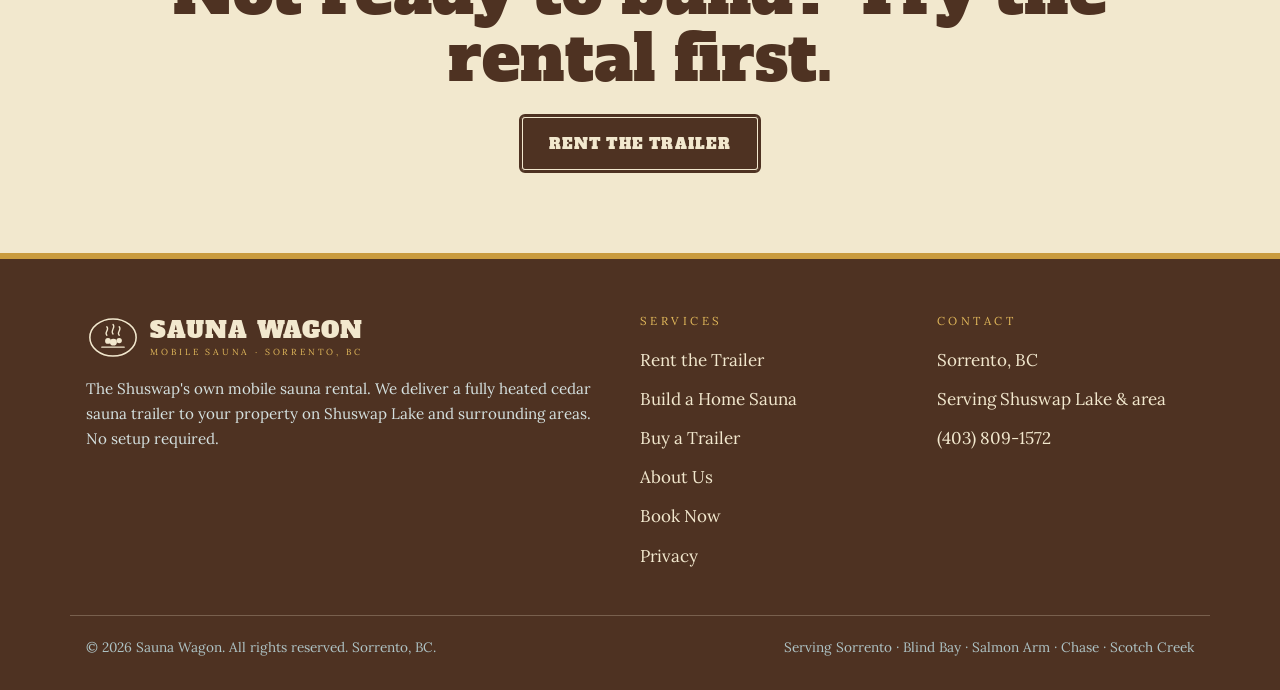
<file: build-sauna.html>
<!DOCTYPE html>
<html lang="en">
<head>
  <meta charset="utf-8">
  <meta name="viewport" content="width=device-width, initial-scale=1">
  <title>Custom Cedar Sauna Builds, Shuswap BC | Sauna Wagon</title>
  <meta name="description" content="Custom cedar saunas designed and built for homes, cabins and lakefront properties in the Shuswap and Salmon Arm area. 6x8 to 10x12 or custom, indoor or outdoor.">
  <link rel="icon" href="data:image/svg+xml,%3Csvg xmlns='http://www.w3.org/2000/svg' viewBox='0 0 64 64'%3E%3Crect width='64' height='64' rx='12' fill='%234E3222'/%3E%3Ctext x='32' y='43' font-family='Georgia' font-size='26' font-weight='bold' text-anchor='middle' fill='%23F2E8CE'%3ESW%3C/text%3E%3C/svg%3E">
  <link rel="preconnect" href="https://fonts.googleapis.com">
  <link rel="preconnect" href="https://fonts.gstatic.com" crossorigin>
  <link href="https://fonts.googleapis.com/css2?family=Alfa+Slab+One&family=Lora:ital,wght@0,400;0,600;0,700;1,400&family=Kaushan+Script&family=Archivo+Narrow:wght@600;700&display=swap" rel="stylesheet">
  <link rel="stylesheet" href="css/styles.css">
  <link rel="canonical" href="https://saunawagon.ca/build-sauna.html">
  <meta property="og:type" content="website">
  <meta property="og:site_name" content="Sauna Wagon">
  <meta property="og:title" content="Custom Cedar Sauna Builds, Shuswap BC | Sauna Wagon">
  <meta property="og:description" content="Custom cedar saunas designed and built for homes, cabins and lakefront properties in the Shuswap and Salmon Arm area. 6x8 to 10x12 or custom, indoor or outdoor.">
  <meta property="og:url" content="https://saunawagon.ca/build-sauna.html">
  <meta property="og:image" content="https://saunawagon.ca/images/hero-rental-clean.jpg">
  <meta property="og:locale" content="en_CA">
  <meta name="twitter:card" content="summary_large_image">
  <meta name="twitter:title" content="Custom Cedar Sauna Builds, Shuswap BC | Sauna Wagon">
  <meta name="twitter:description" content="Custom cedar saunas designed and built for homes, cabins and lakefront properties in the Shuswap and Salmon Arm area. 6x8 to 10x12 or custom, indoor or outdoor.">
  <meta name="twitter:image" content="https://saunawagon.ca/images/hero-rental-clean.jpg">
  <script src="/js/tracking.js"></script>
</head>
<body>
<noscript><img height="1" width="1" style="display:none" alt="" src="https://www.facebook.com/tr?id=2017686582250414&ev=PageView&noscript=1"></noscript>

<header class="site-header">
  <div class="header-inner">
    <a class="logo" href="index.html" aria-label="Sauna Wagon home"><svg class="logo-badge" viewBox="-70 -58 140 116" aria-hidden="true"><ellipse cx="0" cy="0" rx="60" ry="48" fill="none" stroke="currentColor" stroke-width="4"/><path d="M -16 -6 C -24 -14 -8 -19 -16 -28" fill="none" stroke="currentColor" stroke-width="3.4" stroke-linecap="round"/><path d="M 0 -9 C -8 -19 8 -25 0 -34" fill="none" stroke="currentColor" stroke-width="3.4" stroke-linecap="round"/><path d="M 16 -6 C 8 -14 24 -19 16 -28" fill="none" stroke="currentColor" stroke-width="3.4" stroke-linecap="round"/><circle cx="-13" cy="9" r="7.5" fill="currentColor"/><circle cx="1" cy="12" r="9" fill="currentColor"/><circle cx="16" cy="8" r="7" fill="currentColor"/><path d="M -29 25 L 29 25" stroke="currentColor" stroke-width="3.4" stroke-linecap="round"/></svg><span class="logo-text">
      
      <span class="logo-name">SAUNA WAGON</span>
      <span class="logo-sub">Mobile Sauna · Sorrento, BC</span></span>
    </a>
    <button class="nav-toggle" aria-expanded="false" aria-controls="nav">Menu</button>
    <nav class="nav" id="nav">
      <a href="rent.html">Rent the Trailer</a>
      <a href="build-sauna.html">Build a Home Sauna</a>
      <a href="buy-trailer.html">Buy a Trailer</a>
      <a href="about.html">About</a>
      <a class="btn btn-gold btn-sm" href="contact.html">Book Now</a>
    </nav>
  </div>
</header>

<main>

  <section class="page-hero">
    <div class="container">
      <p class="eyebrow">Custom Builds</p>
      <h1>Build a Home Sauna</h1>
      <p class="lead">We design and build custom cedar saunas for your home, cabin, or lakefront property. Indoor or outdoor. Any size.</p>
    </div>
  </section>

  <section class="section">
    <div class="container">
      <div class="grid-4">
        <figure class="photo photo-tall"><img src="images/home-sauna-1.jpeg" alt="Cedar sauna with black steel siding and a covered cedar porch"></figure>
        <figure class="photo photo-tall"><img src="images/home-sauna-3.jpeg" alt="Cedar porch and glass door of the home sauna"></figure>
        <figure class="photo photo-tall"><img src="images/home-sauna-2.jpeg" alt="Side view of the home sauna with picture window"></figure>
        <figure class="photo photo-tall"><img src="images/home-sauna-4.jpeg" alt="Home sauna seen from above with its sloped roof"></figure>
      </div>
      <p class="caption">A recent build: western red cedar, black steel siding, tempered-glass door.</p>
    </div>
  </section>

  <section class="section section-alt">
    <div class="container">
      <div class="center">
        <p class="eyebrow">Sizes &amp; Pricing</p>
        <h2>Pick your size.<br>We handle the rest.</h2>
      </div>
      <div class="grid-4" style="margin-top:2.5rem">
        <div class="card center">
          <h3 style="font-size:2rem">6×8</h3>
          <span class="card-tag">2–3 people</span>
          <p>Compact. Perfect for a single-person retreat or small deck.</p>
          <strong class="price-range" style="font-size:1.5rem;display:block">$8K – $12K</strong>
        </div>
        <div class="card center">
          <h3 style="font-size:2rem">8×10</h3>
          <span class="card-tag">4–5 people</span>
          <p>The most popular size. Fits a family or a group of friends.</p>
          <strong class="price-range" style="font-size:1.5rem;display:block">$12K – $17K</strong>
        </div>
        <div class="card center">
          <h3 style="font-size:2rem">10×12</h3>
          <span class="card-tag">6–8 people</span>
          <p>Full-size sauna. Great for entertaining or regular group use.</p>
          <strong class="price-range" style="font-size:1.5rem;display:block">$17K – $22K</strong>
        </div>
        <div class="card center">
          <h3 style="font-size:2rem">Custom</h3>
          <span class="card-tag">Any</span>
          <p>Unusual dimensions, barrel design, or integrated cold plunge.</p>
          <strong class="price-range" style="font-size:1.5rem;display:block">Quote on request</strong>
        </div>
      </div>
    </div>
  </section>

  <section class="section">
    <div class="container">
      <div class="center">
        <p class="eyebrow">Standard Build Includes</p>
        <h2>Built right.<br>No shortcuts.</h2>
      </div>
      <ul class="checklist" style="max-width:900px;margin:2.5rem auto 0">
        <li>Western red cedar tongue-and-groove interior</li>
        <li>Framed and insulated walls, floor, ceiling</li>
        <li>Tiered cedar benches (custom to your layout)</li>
        <li>Wood-fired or electric stove (your choice)</li>
        <li>Proper chimney or electric element installation</li>
        <li>Cedar door with tempered glass window</li>
        <li>Interior lighting</li>
        <li>Exterior cedar or painted finish</li>
        <li>Delivery and installation in the Shuswap area</li>
      </ul>
    </div>
  </section>

  <section class="section section-steam" id="quote">
    <div class="container" style="max-width:860px">
      <div class="center">
        <p class="eyebrow">Get a Quote</p>
        <h2>Tell us what you're building.</h2>
        <p class="lead">We'll get back to you within 24 hours with a detailed quote.</p>
      </div>
      <form class="card" style="margin-top:2rem" data-form data-subject="Home sauna quote request" data-success="booking-success.html" action="https://api.web3forms.com/submit" method="POST">
        <input type="hidden" name="access_key" value="a0d4f21f-316c-4de4-a855-538ac405b332">
        <input type="hidden" name="from_name" value="Sauna Wagon website">
        <input type="checkbox" name="botcheck" class="botcheck" tabindex="-1" autocomplete="off">
        <div class="form-grid">
          <div><label for="q-name">Your name *</label><input id="q-name" name="name" required></div>
          <div><label for="q-email">Email *</label><input id="q-email" name="email" type="email" required></div>
          <div><label for="q-phone">Phone</label><input id="q-phone" name="phone" type="tel"></div>
          <div>
            <label for="q-size">Sauna size</label>
            <select id="q-size" name="sauna_size">
              <option value="">Select a size</option>
              <option>6×8 ft</option>
              <option>8×10 ft</option>
              <option>10×12 ft</option>
              <option>Custom</option>
            </select>
          </div>
          <div class="full">
            <label for="q-where">Indoor or outdoor?</label>
            <select id="q-where" name="indoor_or_outdoor">
              <option value="">Select</option>
              <option>Outdoor (backyard, deck, cabin)</option>
              <option>Indoor (basement, garage)</option>
              <option>Not sure yet</option>
            </select>
          </div>
          <div class="full"><label for="q-notes">Notes / questions</label><textarea id="q-notes" name="notes"></textarea></div>
          <div class="full"><button class="btn btn-block" type="submit">Request a Quote</button><p class="form-status" role="status"></p></div>
        </div>
      </form>
    </div>
  </section>

  <section class="section cta">
    <div class="container">
      <h2>Not ready to build? Try the rental first.</h2>
      <div class="actions" style="justify-content:center"><a class="btn" href="rent.html">Rent the Trailer</a></div>
    </div>
  </section>

</main>

<footer class="site-footer">
  <div class="container footer-grid">
    <div>
      <div class="logo logo-footer"><svg class="logo-badge" viewBox="-70 -58 140 116" aria-hidden="true"><ellipse cx="0" cy="0" rx="60" ry="48" fill="none" stroke="currentColor" stroke-width="4"/><path d="M -16 -6 C -24 -14 -8 -19 -16 -28" fill="none" stroke="currentColor" stroke-width="3.4" stroke-linecap="round"/><path d="M 0 -9 C -8 -19 8 -25 0 -34" fill="none" stroke="currentColor" stroke-width="3.4" stroke-linecap="round"/><path d="M 16 -6 C 8 -14 24 -19 16 -28" fill="none" stroke="currentColor" stroke-width="3.4" stroke-linecap="round"/><circle cx="-13" cy="9" r="7.5" fill="currentColor"/><circle cx="1" cy="12" r="9" fill="currentColor"/><circle cx="16" cy="8" r="7" fill="currentColor"/><path d="M -29 25 L 29 25" stroke="currentColor" stroke-width="3.4" stroke-linecap="round"/></svg><span class="logo-text">
        <span class="logo-name">SAUNA WAGON</span>
        <span class="logo-sub">Mobile Sauna · Sorrento, BC</span></span>
      </div>
      <p>The Shuswap's own mobile sauna rental. We deliver a fully heated cedar sauna trailer to your property on Shuswap Lake and surrounding areas. No setup required.</p>
    </div>
    <div>
      <h4>Services</h4>
      <ul>
        <li><a href="rent.html">Rent the Trailer</a></li>
        <li><a href="build-sauna.html">Build a Home Sauna</a></li>
        <li><a href="buy-trailer.html">Buy a Trailer</a></li>
        <li><a href="about.html">About Us</a></li>
        <li><a href="contact.html">Book Now</a></li>
        <li><a href="privacy.html">Privacy</a></li>
      </ul>
    </div>
    <div>
      <h4>Contact</h4>
      <ul>
        <li>Sorrento, BC</li>
        <li>Serving Shuswap Lake &amp; area</li>
        <li><a href="tel:+14038091572">(403) 809-1572</a></li>
      </ul>
    </div>
  </div>
  <div class="container footer-bottom">
    <span>© <span data-year>2026</span> Sauna Wagon. All rights reserved. Sorrento, BC.</span>
    <span>Serving Sorrento · Blind Bay · Salmon Arm · Chase · Scotch Creek</span>
  </div>
</footer>

<script src="js/main.js"></script>
</body>
</html>
</file>
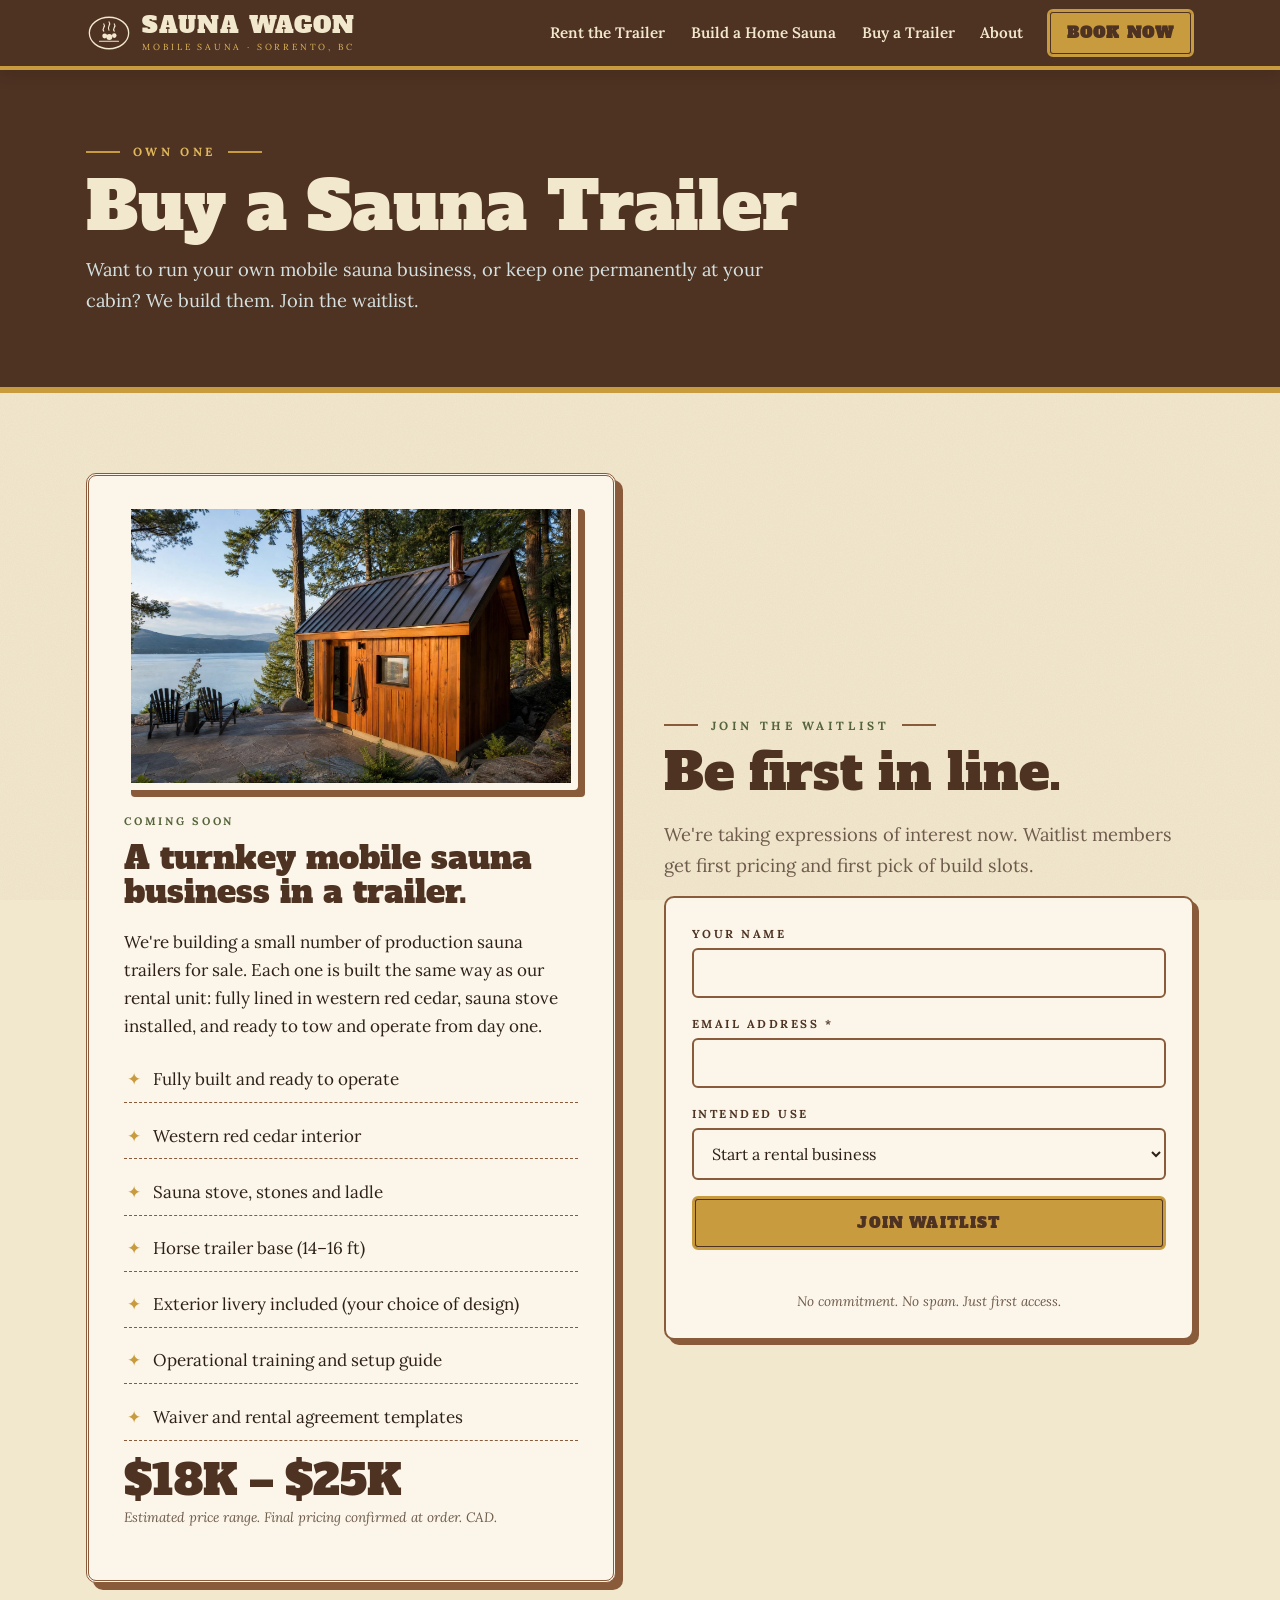
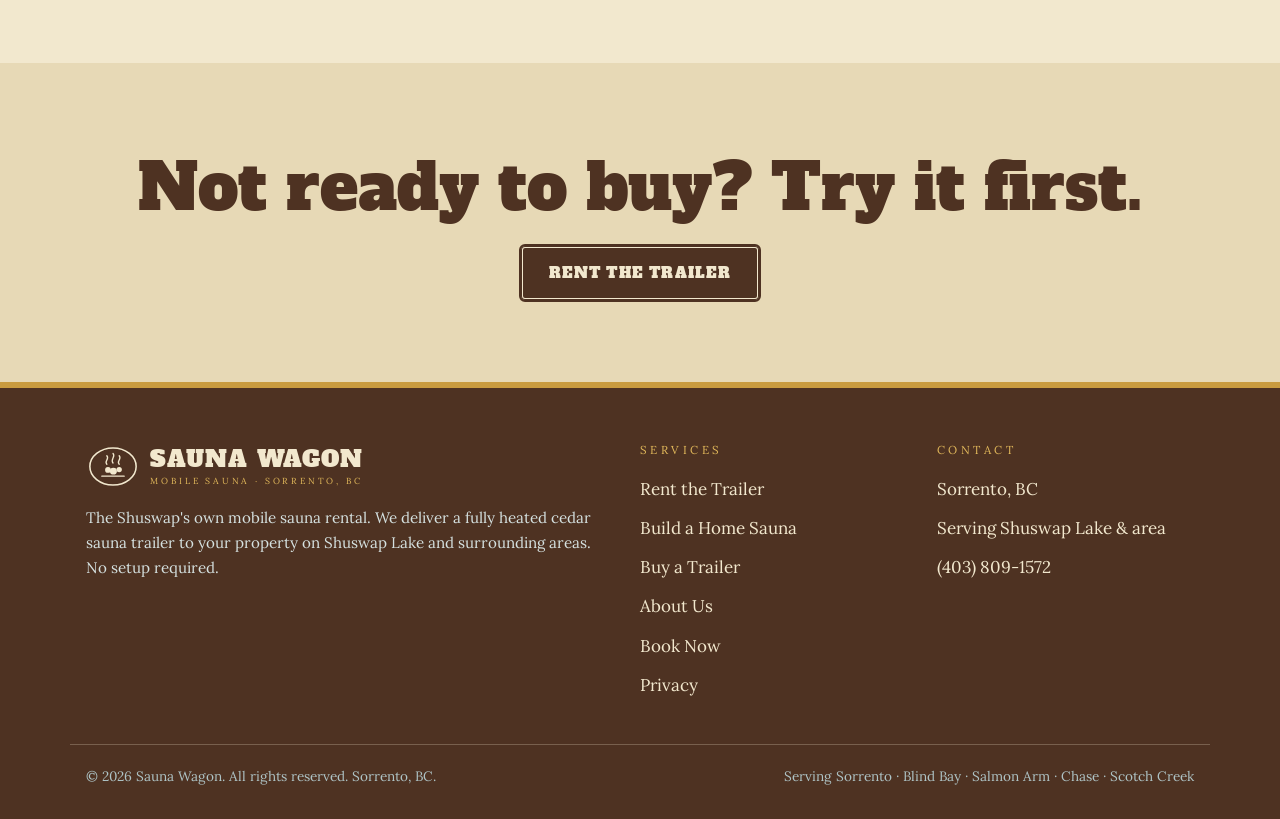
<file: buy-trailer.html>
<!DOCTYPE html>
<html lang="en">
<head>
  <meta charset="utf-8">
  <meta name="viewport" content="width=device-width, initial-scale=1">
  <title>Buy a Sauna Trailer, Built in the Shuswap | Sauna Wagon</title>
  <meta name="description" content="Turnkey mobile sauna trailers built in the Shuswap, BC. Join the waitlist for first pricing and first pick of build slots.">
  <link rel="icon" href="data:image/svg+xml,%3Csvg xmlns='http://www.w3.org/2000/svg' viewBox='0 0 64 64'%3E%3Crect width='64' height='64' rx='12' fill='%234E3222'/%3E%3Ctext x='32' y='43' font-family='Georgia' font-size='26' font-weight='bold' text-anchor='middle' fill='%23F2E8CE'%3ESW%3C/text%3E%3C/svg%3E">
  <link rel="preconnect" href="https://fonts.googleapis.com">
  <link rel="preconnect" href="https://fonts.gstatic.com" crossorigin>
  <link href="https://fonts.googleapis.com/css2?family=Alfa+Slab+One&family=Lora:ital,wght@0,400;0,600;0,700;1,400&family=Kaushan+Script&family=Archivo+Narrow:wght@600;700&display=swap" rel="stylesheet">
  <link rel="stylesheet" href="css/styles.css">
  <link rel="canonical" href="https://saunawagon.ca/buy-trailer.html">
  <meta property="og:type" content="website">
  <meta property="og:site_name" content="Sauna Wagon">
  <meta property="og:title" content="Buy a Sauna Trailer, Built in the Shuswap | Sauna Wagon">
  <meta property="og:description" content="Turnkey mobile sauna trailers built in the Shuswap, BC. Join the waitlist for first pricing and first pick of build slots.">
  <meta property="og:url" content="https://saunawagon.ca/buy-trailer.html">
  <meta property="og:image" content="https://saunawagon.ca/images/hero-rental-clean.jpg">
  <meta property="og:locale" content="en_CA">
  <meta name="twitter:card" content="summary_large_image">
  <meta name="twitter:title" content="Buy a Sauna Trailer, Built in the Shuswap | Sauna Wagon">
  <meta name="twitter:description" content="Turnkey mobile sauna trailers built in the Shuswap, BC. Join the waitlist for first pricing and first pick of build slots.">
  <meta name="twitter:image" content="https://saunawagon.ca/images/hero-rental-clean.jpg">
  <script src="/js/tracking.js"></script>
</head>
<body>
<noscript><img height="1" width="1" style="display:none" alt="" src="https://www.facebook.com/tr?id=2017686582250414&ev=PageView&noscript=1"></noscript>

<header class="site-header">
  <div class="header-inner">
    <a class="logo" href="index.html" aria-label="Sauna Wagon home"><svg class="logo-badge" viewBox="-70 -58 140 116" aria-hidden="true"><ellipse cx="0" cy="0" rx="60" ry="48" fill="none" stroke="currentColor" stroke-width="4"/><path d="M -16 -6 C -24 -14 -8 -19 -16 -28" fill="none" stroke="currentColor" stroke-width="3.4" stroke-linecap="round"/><path d="M 0 -9 C -8 -19 8 -25 0 -34" fill="none" stroke="currentColor" stroke-width="3.4" stroke-linecap="round"/><path d="M 16 -6 C 8 -14 24 -19 16 -28" fill="none" stroke="currentColor" stroke-width="3.4" stroke-linecap="round"/><circle cx="-13" cy="9" r="7.5" fill="currentColor"/><circle cx="1" cy="12" r="9" fill="currentColor"/><circle cx="16" cy="8" r="7" fill="currentColor"/><path d="M -29 25 L 29 25" stroke="currentColor" stroke-width="3.4" stroke-linecap="round"/></svg><span class="logo-text">
      
      <span class="logo-name">SAUNA WAGON</span>
      <span class="logo-sub">Mobile Sauna · Sorrento, BC</span></span>
    </a>
    <button class="nav-toggle" aria-expanded="false" aria-controls="nav">Menu</button>
    <nav class="nav" id="nav">
      <a href="rent.html">Rent the Trailer</a>
      <a href="build-sauna.html">Build a Home Sauna</a>
      <a href="buy-trailer.html">Buy a Trailer</a>
      <a href="about.html">About</a>
      <a class="btn btn-gold btn-sm" href="contact.html">Book Now</a>
    </nav>
  </div>
</header>

<main>

  <section class="page-hero">
    <div class="container">
      <p class="eyebrow">Own One</p>
      <h1>Buy a Sauna Trailer</h1>
      <p class="lead">Want to run your own mobile sauna business, or keep one permanently at your cabin? We build them. Join the waitlist.</p>
    </div>
  </section>

  <section class="section">
    <div class="container split">
      <div class="panel">
        <figure class="photo photo-wide" style="margin:-.6rem 0 1.4rem"><img src="images/home-sauna-build.jpg" alt="Cedar sauna build in progress" loading="lazy"></figure>
        <span class="card-tag">Coming Soon</span>
        <h2 style="font-size:2rem">A turnkey mobile sauna business in a trailer.</h2>
        <p>We're building a small number of production sauna trailers for sale. Each one is built the same way as our rental unit: fully lined in western red cedar, sauna stove installed, and ready to tow and operate from day one.</p>
        <ul class="checklist" style="grid-template-columns:1fr">
          <li>Fully built and ready to operate</li>
          <li>Western red cedar interior</li>
          <li>Sauna stove, stones and ladle</li>
          <li>Horse trailer base (14–16 ft)</li>
          <li>Exterior livery included (your choice of design)</li>
          <li>Operational training and setup guide</li>
          <li>Waiver and rental agreement templates</li>
        </ul>
        <div class="price-range">$18K – $25K</div>
        <p class="fine-print">Estimated price range. Final pricing confirmed at order. CAD.</p>
      </div>
      <div>
        <p class="eyebrow">Join the Waitlist</p>
        <h2>Be first in line.</h2>
        <p class="lead">We're taking expressions of interest now. Waitlist members get first pricing and first pick of build slots.</p>
        <form class="card" data-form data-subject="Sauna trailer waitlist" data-success="booking-success.html" action="https://api.web3forms.com/submit" method="POST">
        <input type="hidden" name="access_key" value="a0d4f21f-316c-4de4-a855-538ac405b332">
        <input type="hidden" name="from_name" value="Sauna Wagon website">
        <input type="checkbox" name="botcheck" class="botcheck" tabindex="-1" autocomplete="off">
          <div class="form-grid">
            <div class="full"><label for="w-name">Your name</label><input id="w-name" name="name"></div>
            <div class="full"><label for="w-email">Email address *</label><input id="w-email" name="email" type="email" required></div>
            <div class="full">
              <label for="w-use">Intended use</label>
              <select id="w-use" name="intended_use">
                <option>Start a rental business</option>
                <option>Personal use at cabin/property</option>
                <option>Both</option>
                <option>Other</option>
              </select>
            </div>
            <div class="full"><button class="btn btn-gold btn-block" type="submit">Join Waitlist</button><p class="form-status" role="status"></p></div>
          </div>
          <p class="fine-print center" style="margin:0">No commitment. No spam. Just first access.</p>
        </form>
      </div>
    </div>
  </section>

  <section class="section section-alt cta">
    <div class="container">
      <h2>Not ready to buy? Try it first.</h2>
      <div class="actions" style="justify-content:center"><a class="btn" href="rent.html">Rent the Trailer</a></div>
    </div>
  </section>

</main>

<footer class="site-footer">
  <div class="container footer-grid">
    <div>
      <div class="logo logo-footer"><svg class="logo-badge" viewBox="-70 -58 140 116" aria-hidden="true"><ellipse cx="0" cy="0" rx="60" ry="48" fill="none" stroke="currentColor" stroke-width="4"/><path d="M -16 -6 C -24 -14 -8 -19 -16 -28" fill="none" stroke="currentColor" stroke-width="3.4" stroke-linecap="round"/><path d="M 0 -9 C -8 -19 8 -25 0 -34" fill="none" stroke="currentColor" stroke-width="3.4" stroke-linecap="round"/><path d="M 16 -6 C 8 -14 24 -19 16 -28" fill="none" stroke="currentColor" stroke-width="3.4" stroke-linecap="round"/><circle cx="-13" cy="9" r="7.5" fill="currentColor"/><circle cx="1" cy="12" r="9" fill="currentColor"/><circle cx="16" cy="8" r="7" fill="currentColor"/><path d="M -29 25 L 29 25" stroke="currentColor" stroke-width="3.4" stroke-linecap="round"/></svg><span class="logo-text">
        <span class="logo-name">SAUNA WAGON</span>
        <span class="logo-sub">Mobile Sauna · Sorrento, BC</span></span>
      </div>
      <p>The Shuswap's own mobile sauna rental. We deliver a fully heated cedar sauna trailer to your property on Shuswap Lake and surrounding areas. No setup required.</p>
    </div>
    <div>
      <h4>Services</h4>
      <ul>
        <li><a href="rent.html">Rent the Trailer</a></li>
        <li><a href="build-sauna.html">Build a Home Sauna</a></li>
        <li><a href="buy-trailer.html">Buy a Trailer</a></li>
        <li><a href="about.html">About Us</a></li>
        <li><a href="contact.html">Book Now</a></li>
        <li><a href="privacy.html">Privacy</a></li>
      </ul>
    </div>
    <div>
      <h4>Contact</h4>
      <ul>
        <li>Sorrento, BC</li>
        <li>Serving Shuswap Lake &amp; area</li>
        <li><a href="tel:+14038091572">(403) 809-1572</a></li>
      </ul>
    </div>
  </div>
  <div class="container footer-bottom">
    <span>© <span data-year>2026</span> Sauna Wagon. All rights reserved. Sorrento, BC.</span>
    <span>Serving Sorrento · Blind Bay · Salmon Arm · Chase · Scotch Creek</span>
  </div>
</footer>

<script src="js/main.js"></script>
</body>
</html>
</file>
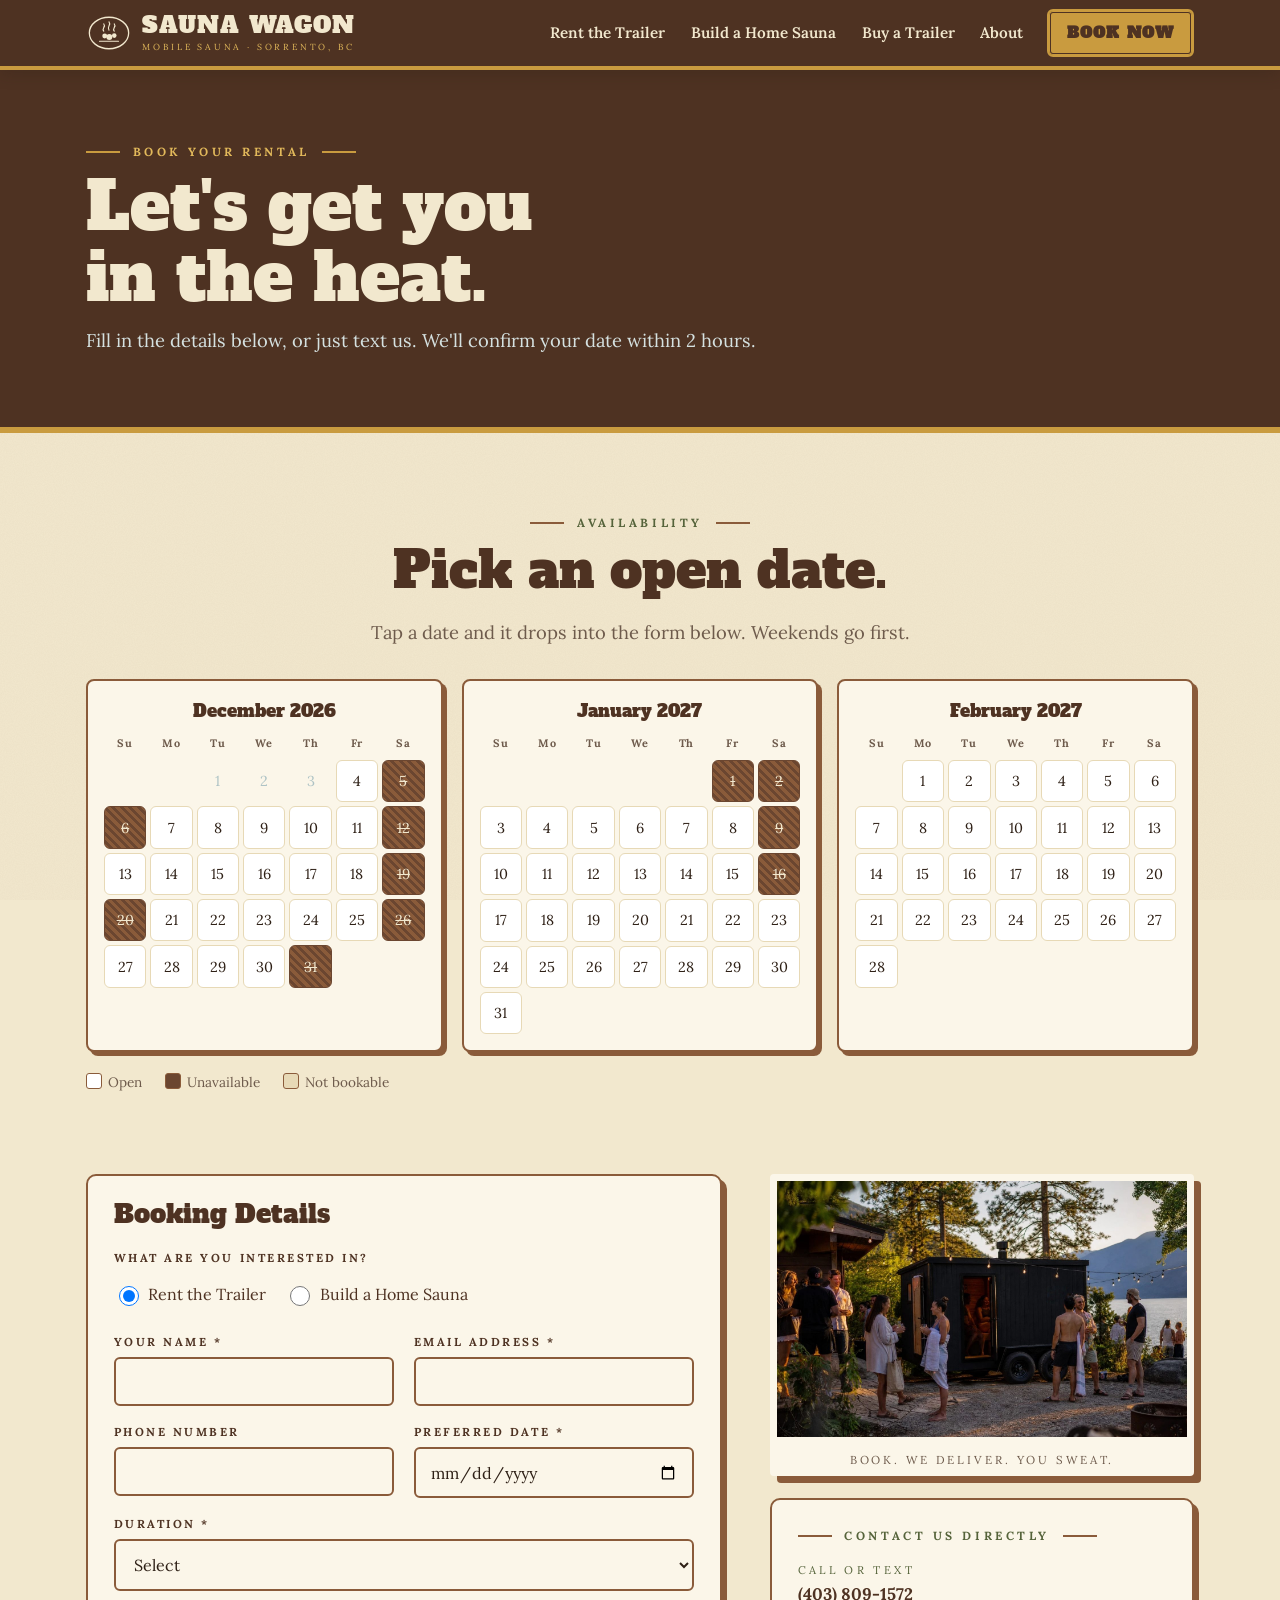
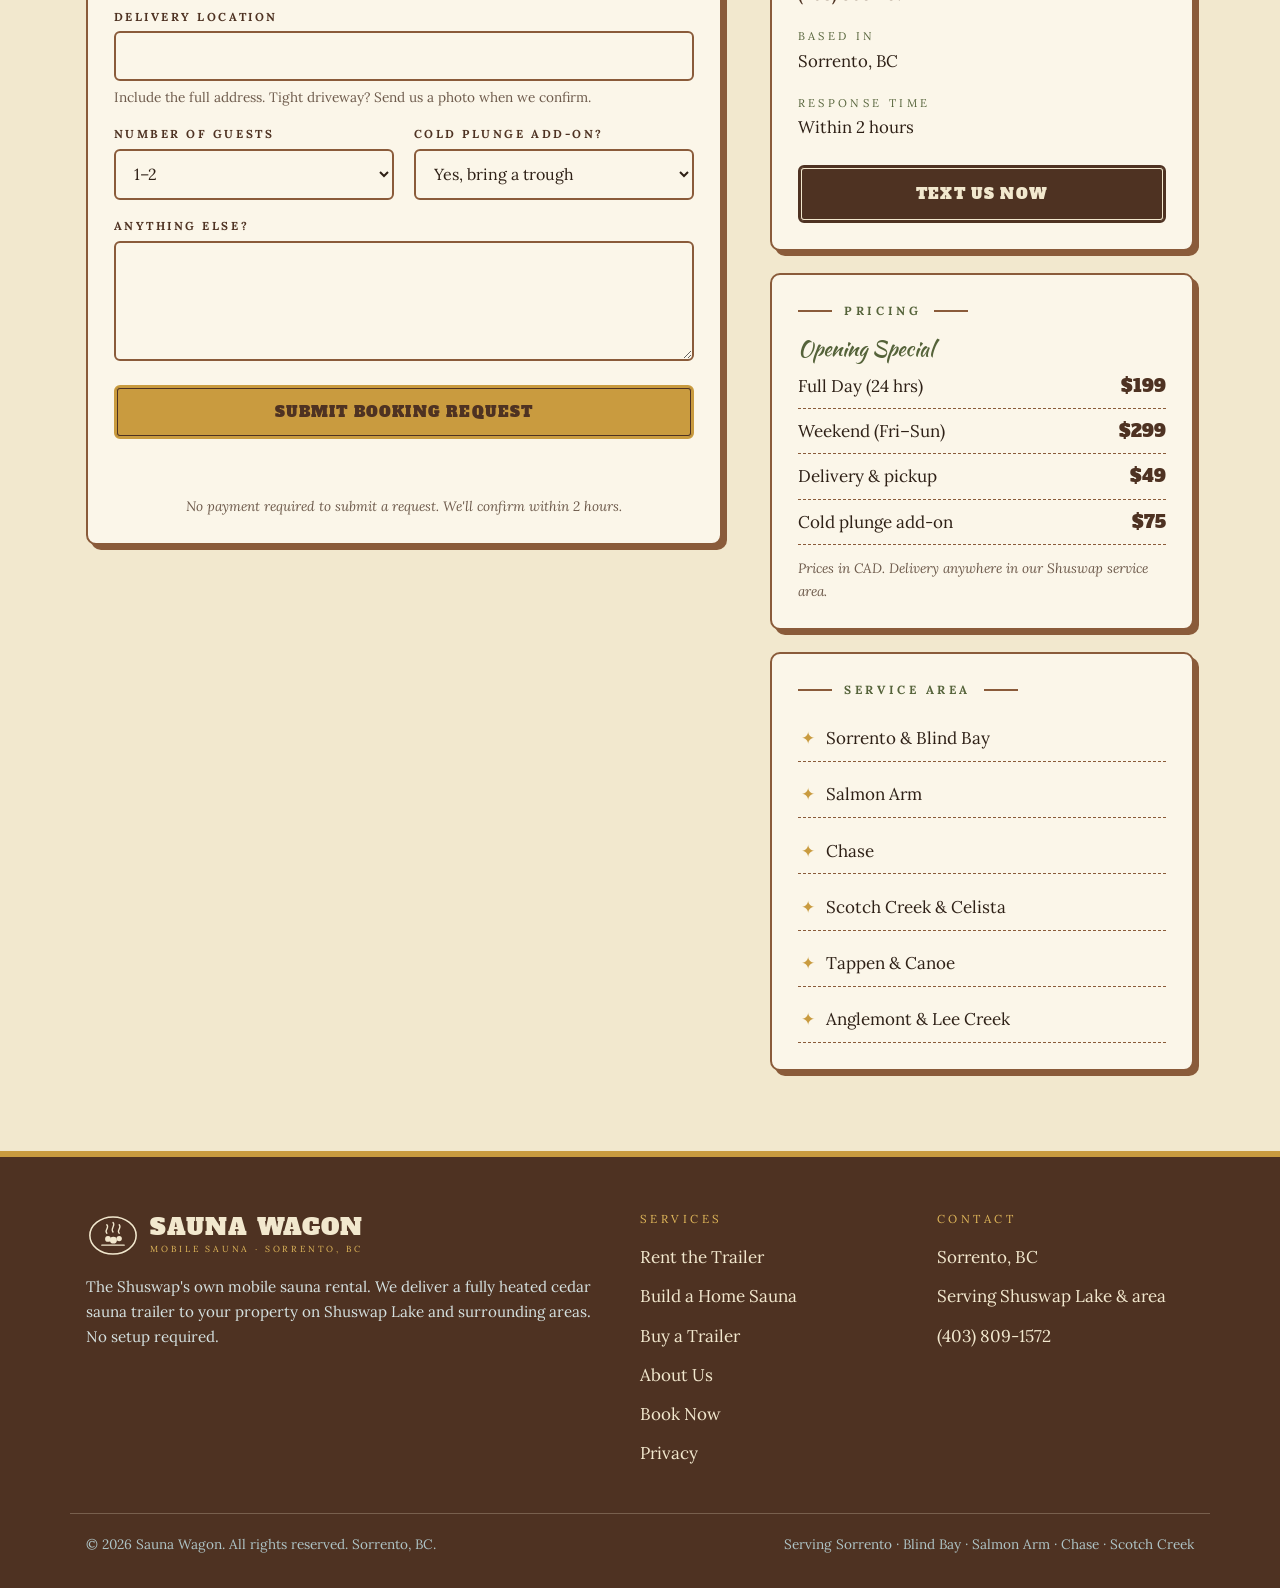
<file: contact.html>
<!DOCTYPE html>
<html lang="en">
<head>
  <meta charset="utf-8">
  <meta name="viewport" content="width=device-width, initial-scale=1">
  <title>Book the Sauna Wagon | Mobile Sauna, Shuswap BC</title>
  <meta name="description" content="Book the Sauna Wagon mobile sauna for your Shuswap property or event. $199 per day, $299 per weekend, $49 delivery and pickup. We confirm within 2 hours.">
  <link rel="icon" href="data:image/svg+xml,%3Csvg xmlns='http://www.w3.org/2000/svg' viewBox='0 0 64 64'%3E%3Crect width='64' height='64' rx='12' fill='%234E3222'/%3E%3Ctext x='32' y='43' font-family='Georgia' font-size='26' font-weight='bold' text-anchor='middle' fill='%23F2E8CE'%3ESW%3C/text%3E%3C/svg%3E">
  <link rel="preconnect" href="https://fonts.googleapis.com">
  <link rel="preconnect" href="https://fonts.gstatic.com" crossorigin>
  <link href="https://fonts.googleapis.com/css2?family=Alfa+Slab+One&family=Lora:ital,wght@0,400;0,600;0,700;1,400&family=Kaushan+Script&family=Archivo+Narrow:wght@600;700&display=swap" rel="stylesheet">
  <link rel="stylesheet" href="css/styles.css">
  <link rel="canonical" href="https://saunawagon.ca/contact.html">
  <meta property="og:type" content="website">
  <meta property="og:site_name" content="Sauna Wagon">
  <meta property="og:title" content="Book the Sauna Wagon | Mobile Sauna, Shuswap BC">
  <meta property="og:description" content="Book the Sauna Wagon mobile sauna for your Shuswap property or event. $199 per day, $299 per weekend, $49 delivery and pickup. We confirm within 2 hours.">
  <meta property="og:url" content="https://saunawagon.ca/contact.html">
  <meta property="og:image" content="https://saunawagon.ca/images/hero-rental-clean.jpg">
  <meta property="og:locale" content="en_CA">
  <meta name="twitter:card" content="summary_large_image">
  <meta name="twitter:title" content="Book the Sauna Wagon | Mobile Sauna, Shuswap BC">
  <meta name="twitter:description" content="Book the Sauna Wagon mobile sauna for your Shuswap property or event. $199 per day, $299 per weekend, $49 delivery and pickup. We confirm within 2 hours.">
  <meta name="twitter:image" content="https://saunawagon.ca/images/hero-rental-clean.jpg">
  <script type="application/ld+json">{"@context": "https://schema.org", "@type": "LocalBusiness", "name": "Sauna Wagon", "url": "https://saunawagon.ca/", "telephone": "+1-403-809-1572", "image": "https://saunawagon.ca/images/hero-rental-clean.jpg", "description": "Mobile cedar sauna trailer rentals delivered to lakefront properties, cabins and events around Shuswap Lake, BC.", "address": {"@type": "PostalAddress", "addressLocality": "Sorrento", "addressRegion": "BC", "addressCountry": "CA"}, "areaServed": ["Sorrento", "Blind Bay", "Salmon Arm", "Chase", "Scotch Creek", "Celista", "Tappen", "Canoe", "Anglemont", "Lee Creek"], "priceRange": "$$", "makesOffer": [{"@type": "Offer", "name": "Full day mobile sauna rental", "price": "199", "priceCurrency": "CAD"}, {"@type": "Offer", "name": "Weekend mobile sauna rental", "price": "299", "priceCurrency": "CAD"}]}</script>
  <script src="/js/tracking.js"></script>
</head>
<body>
<noscript><img height="1" width="1" style="display:none" alt="" src="https://www.facebook.com/tr?id=2017686582250414&ev=PageView&noscript=1"></noscript>

<header class="site-header">
  <div class="header-inner">
    <a class="logo" href="index.html" aria-label="Sauna Wagon home"><svg class="logo-badge" viewBox="-70 -58 140 116" aria-hidden="true"><ellipse cx="0" cy="0" rx="60" ry="48" fill="none" stroke="currentColor" stroke-width="4"/><path d="M -16 -6 C -24 -14 -8 -19 -16 -28" fill="none" stroke="currentColor" stroke-width="3.4" stroke-linecap="round"/><path d="M 0 -9 C -8 -19 8 -25 0 -34" fill="none" stroke="currentColor" stroke-width="3.4" stroke-linecap="round"/><path d="M 16 -6 C 8 -14 24 -19 16 -28" fill="none" stroke="currentColor" stroke-width="3.4" stroke-linecap="round"/><circle cx="-13" cy="9" r="7.5" fill="currentColor"/><circle cx="1" cy="12" r="9" fill="currentColor"/><circle cx="16" cy="8" r="7" fill="currentColor"/><path d="M -29 25 L 29 25" stroke="currentColor" stroke-width="3.4" stroke-linecap="round"/></svg><span class="logo-text">
      
      <span class="logo-name">SAUNA WAGON</span>
      <span class="logo-sub">Mobile Sauna · Sorrento, BC</span></span>
    </a>
    <button class="nav-toggle" aria-expanded="false" aria-controls="nav">Menu</button>
    <nav class="nav" id="nav">
      <a href="rent.html">Rent the Trailer</a>
      <a href="build-sauna.html">Build a Home Sauna</a>
      <a href="buy-trailer.html">Buy a Trailer</a>
      <a href="about.html">About</a>
      <a class="btn btn-gold btn-sm" href="contact.html">Book Now</a>
    </nav>
  </div>
</header>

<main>

  <section class="page-hero">
    <div class="container">
      <p class="eyebrow">Book Your Rental</p>
      <h1>Let's get you<br>in the heat.</h1>
      <p class="lead">Fill in the details below, or just text us. We'll confirm your date within 2 hours.</p>
    </div>
  </section>

  <section class="section" style="padding-bottom:0">
    <div class="container">
      <div class="center">
        <p class="eyebrow">Availability</p>
        <h2>Pick an open date.</h2>
        <p class="lead">Tap a date and it drops into the form below. Weekends go first.</p>
      </div>
      <div id="availability" class="cal-wrap" style="margin-top:2rem"></div>
    </div>
  </section>

  <section class="section">
    <div class="container split split-booking">
      <form class="card" data-form data-subject="Sauna Wagon booking request" data-success="booking-success.html" action="https://api.web3forms.com/submit" method="POST">
        <input type="hidden" name="access_key" value="a0d4f21f-316c-4de4-a855-538ac405b332">
        <input type="hidden" name="from_name" value="Sauna Wagon website">
        <input type="checkbox" name="botcheck" class="botcheck" tabindex="-1" autocomplete="off">
        <h2 style="font-size:1.6rem;margin-top:0">Booking Details</h2>
        <div class="form-grid">
          <div class="full">
            <label>What are you interested in?</label>
            <div class="radio-row">
              <label><input type="radio" name="interest" value="Rent the Trailer" checked> Rent the Trailer</label>
              <label><input type="radio" name="interest" value="Build a Home Sauna"> Build a Home Sauna</label>
            </div>
          </div>
          <div><label for="b-name">Your name *</label><input id="b-name" name="name" required></div>
          <div><label for="b-email">Email address *</label><input id="b-email" name="email" type="email" required></div>
          <div><label for="b-phone">Phone number</label><input id="b-phone" name="phone" type="tel"></div>
          <div><label for="b-date">Preferred date *</label><input id="b-date" name="preferred_date" type="date" required min="2026-11-14"></div>
          <div class="full">
            <label for="b-duration">Duration *</label>
            <select id="b-duration" name="duration" required>
              <option value="">Select</option>
              <option>Full Day (24 hrs) — $199 opening special</option>
              <option>Weekend (Fri–Sun) — $299 opening special</option>
            </select>
          </div>
          <div class="full">
            <label for="b-location">Delivery location</label>
            <input id="b-location" name="delivery_location">
            <p class="hint">Include the full address. Tight driveway? Send us a photo when we confirm.</p>
          </div>
          <div>
            <label for="b-guests">Number of guests</label>
            <select id="b-guests" name="guests">
              <option>1–2</option>
              <option>3–4</option>
              <option>5–6</option>
              <option>7+</option>
            </select>
          </div>
          <div>
            <label for="b-plunge">Cold plunge add-on?</label>
            <select id="b-plunge" name="cold_plunge">
              <option>Yes, bring a trough</option>
              <option>No thanks</option>
              <option>Tell me more</option>
            </select>
          </div>
          <div class="full"><label for="b-notes">Anything else?</label><textarea id="b-notes" name="notes"></textarea></div>
          <div class="full">
            <button class="btn btn-gold btn-block" type="submit">Submit Booking Request</button>
            <p class="form-status" role="status"></p>
            <p class="fine-print center" style="margin:.6rem 0 0">No payment required to submit a request. We'll confirm within 2 hours.</p>
          </div>
        </div>
      </form>

      <aside>
        <figure class="photo photo-wide" style="margin-bottom:1.4rem"><img src="images/lifestyle-party-clean.jpg" alt="Friends gathered around the sauna trailer" loading="lazy"><figcaption class="caption">Book. We deliver. You sweat.</figcaption></figure>
        <div class="card">
          <p class="eyebrow" style="margin-bottom:1.2rem">Contact Us Directly</p>
          <div class="contact-block"><h4>Call or text</h4><p><a href="tel:+14038091572">(403) 809-1572</a></p></div>
          <div class="contact-block"><h4>Based in</h4><p>Sorrento, BC</p></div>
          <div class="contact-block"><h4>Response time</h4><p>Within 2 hours</p></div>
          <a class="btn btn-block" href="sms:+14038091572">Text Us Now</a>
        </div>

        <div class="card" style="margin-top:1.4rem">
          <p class="eyebrow" style="margin-bottom:1rem">Pricing</p>
          <span class="script" style="font-size:1.3rem">Opening Special</span>
          <ul class="price-summary">
            <li><span>Full Day (24 hrs)</span><strong>$199</strong></li>
            <li><span>Weekend (Fri–Sun)</span><strong>$299</strong></li>
            <li><span>Delivery &amp; pickup</span><strong>$49</strong></li>
            <li><span>Cold plunge add-on</span><strong>$75</strong></li>
          </ul>
          <p class="fine-print" style="margin:.8rem 0 0">Prices in CAD. Delivery anywhere in our Shuswap service area.</p>
        </div>

        <div class="card" style="margin-top:1.4rem">
          <p class="eyebrow" style="margin-bottom:1rem">Service Area</p>
          <ul class="checklist" style="grid-template-columns:1fr">
            <li>Sorrento &amp; Blind Bay</li>
            <li>Salmon Arm</li>
            <li>Chase</li>
            <li>Scotch Creek &amp; Celista</li>
            <li>Tappen &amp; Canoe</li>
            <li>Anglemont &amp; Lee Creek</li>
          </ul>
        </div>
      </aside>
    </div>
  </section>

</main>

<footer class="site-footer">
  <div class="container footer-grid">
    <div>
      <div class="logo logo-footer"><svg class="logo-badge" viewBox="-70 -58 140 116" aria-hidden="true"><ellipse cx="0" cy="0" rx="60" ry="48" fill="none" stroke="currentColor" stroke-width="4"/><path d="M -16 -6 C -24 -14 -8 -19 -16 -28" fill="none" stroke="currentColor" stroke-width="3.4" stroke-linecap="round"/><path d="M 0 -9 C -8 -19 8 -25 0 -34" fill="none" stroke="currentColor" stroke-width="3.4" stroke-linecap="round"/><path d="M 16 -6 C 8 -14 24 -19 16 -28" fill="none" stroke="currentColor" stroke-width="3.4" stroke-linecap="round"/><circle cx="-13" cy="9" r="7.5" fill="currentColor"/><circle cx="1" cy="12" r="9" fill="currentColor"/><circle cx="16" cy="8" r="7" fill="currentColor"/><path d="M -29 25 L 29 25" stroke="currentColor" stroke-width="3.4" stroke-linecap="round"/></svg><span class="logo-text">
        <span class="logo-name">SAUNA WAGON</span>
        <span class="logo-sub">Mobile Sauna · Sorrento, BC</span></span>
      </div>
      <p>The Shuswap's own mobile sauna rental. We deliver a fully heated cedar sauna trailer to your property on Shuswap Lake and surrounding areas. No setup required.</p>
    </div>
    <div>
      <h4>Services</h4>
      <ul>
        <li><a href="rent.html">Rent the Trailer</a></li>
        <li><a href="build-sauna.html">Build a Home Sauna</a></li>
        <li><a href="buy-trailer.html">Buy a Trailer</a></li>
        <li><a href="about.html">About Us</a></li>
        <li><a href="contact.html">Book Now</a></li>
        <li><a href="privacy.html">Privacy</a></li>
      </ul>
    </div>
    <div>
      <h4>Contact</h4>
      <ul>
        <li>Sorrento, BC</li>
        <li>Serving Shuswap Lake &amp; area</li>
        <li><a href="tel:+14038091572">(403) 809-1572</a></li>
      </ul>
    </div>
  </div>
  <div class="container footer-bottom">
    <span>© <span data-year>2026</span> Sauna Wagon. All rights reserved. Sorrento, BC.</span>
    <span>Serving Sorrento · Blind Bay · Salmon Arm · Chase · Scotch Creek</span>
  </div>
</footer>

<script src="js/availability.js"></script>
<script src="js/main.js"></script>
</body>
</html>
</file>
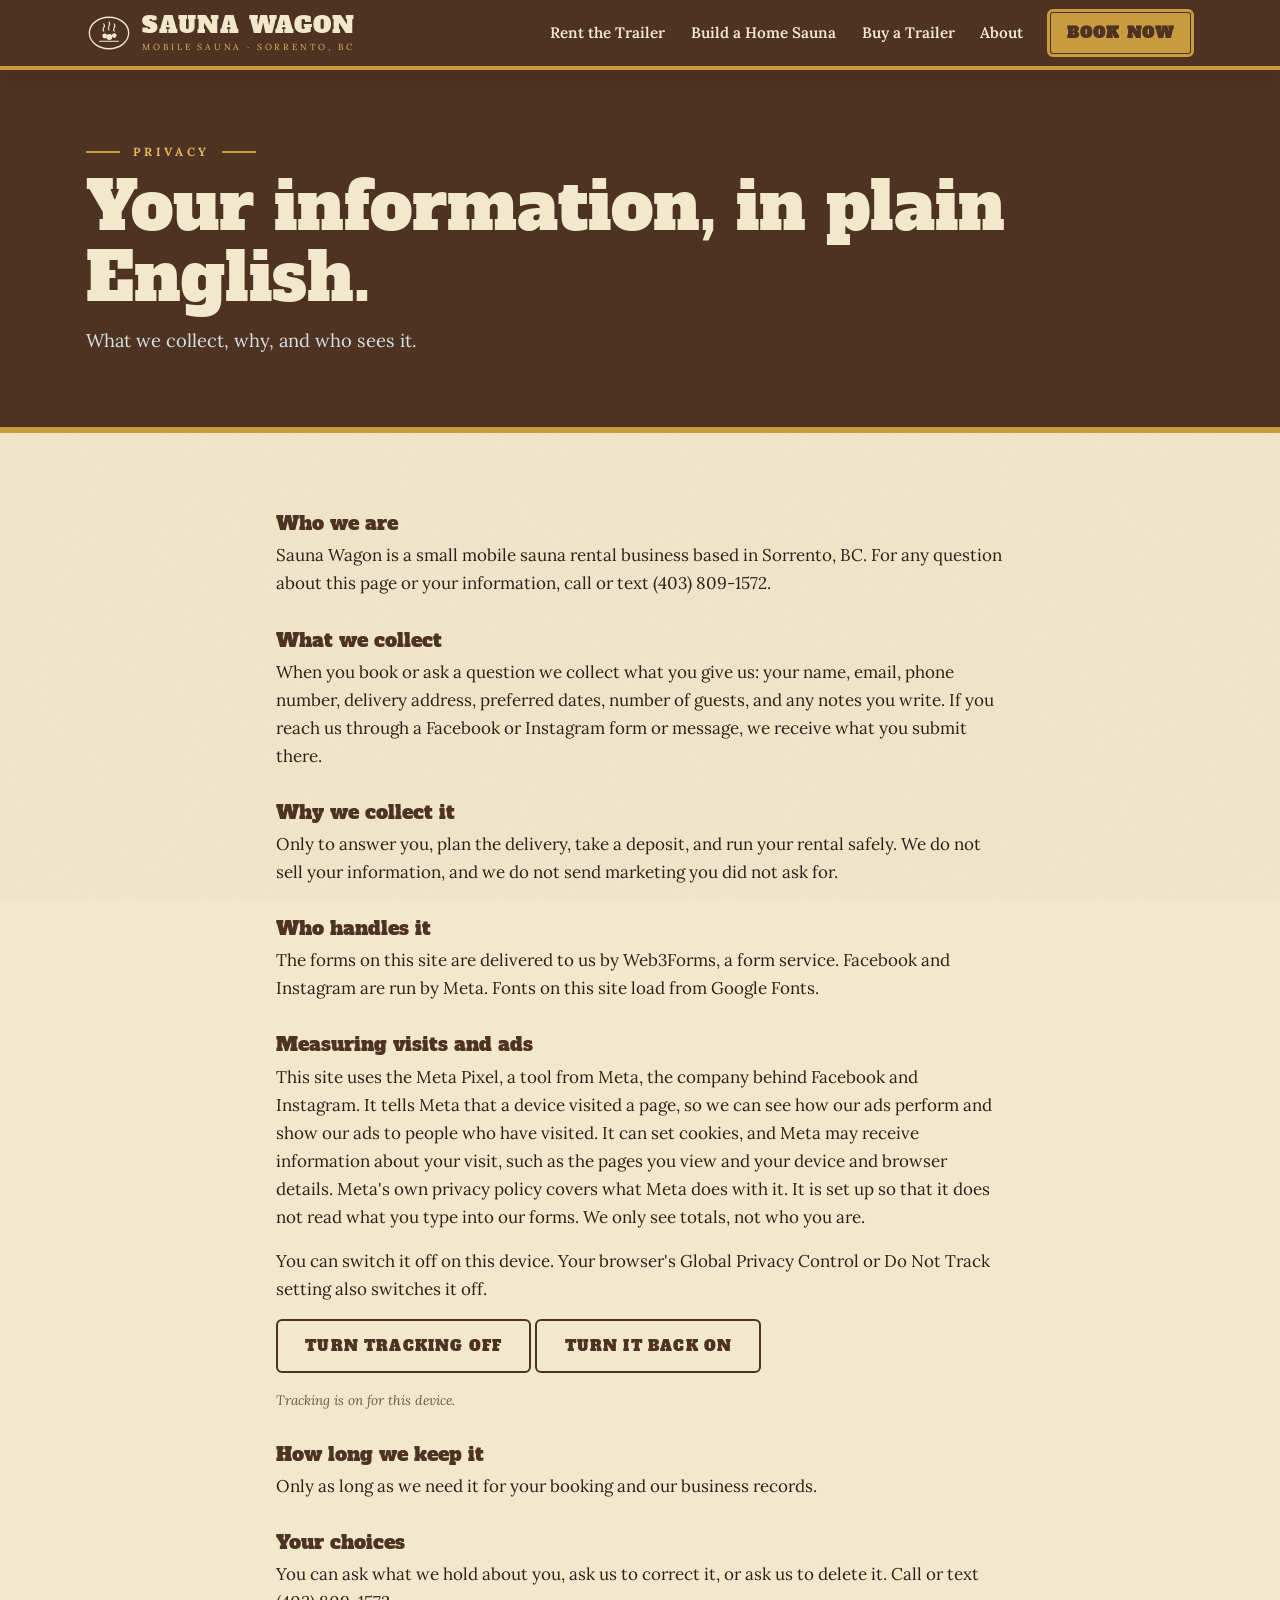
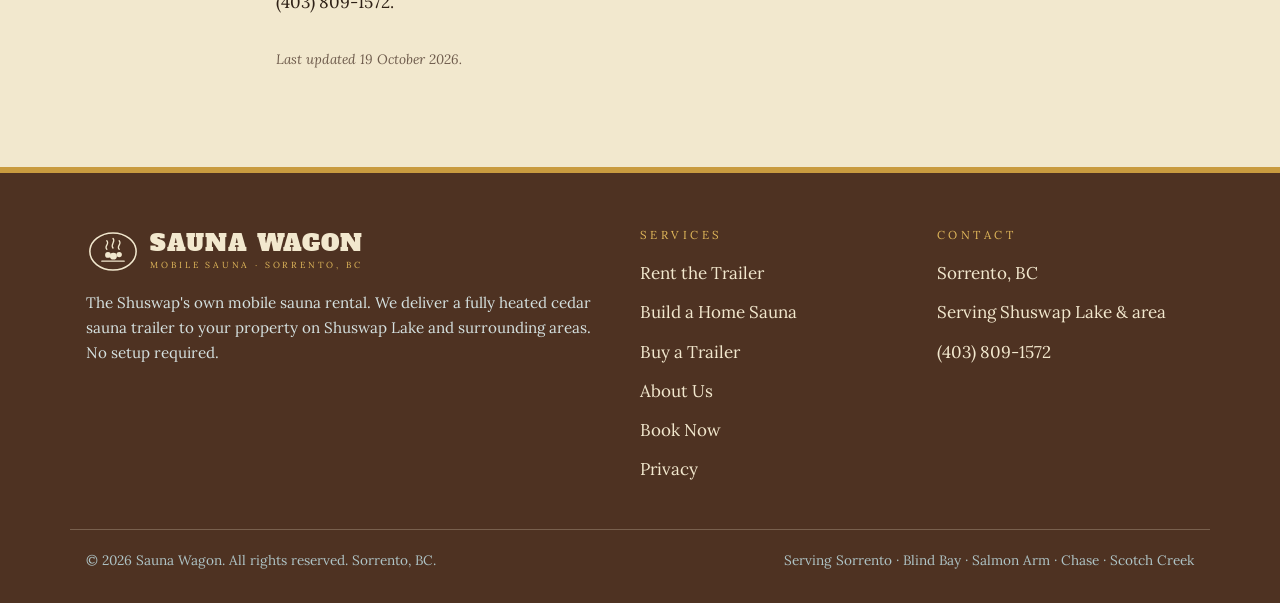
<file: privacy.html>
<!DOCTYPE html>
<html lang="en">
<head>
  <meta charset="utf-8">
  <meta name="viewport" content="width=device-width, initial-scale=1">
  <title>Privacy | Sauna Wagon</title>
  <meta name="description" content="How Sauna Wagon handles the personal information you share when you book or ask a question.">
  <link rel="icon" href="data:image/svg+xml,%3Csvg xmlns='http://www.w3.org/2000/svg' viewBox='0 0 64 64'%3E%3Crect width='64' height='64' rx='12' fill='%234E3222'/%3E%3Ctext x='32' y='43' font-family='Georgia' font-size='26' font-weight='bold' text-anchor='middle' fill='%23F2E8CE'%3ESW%3C/text%3E%3C/svg%3E">
  <link rel="preconnect" href="https://fonts.googleapis.com">
  <link rel="preconnect" href="https://fonts.gstatic.com" crossorigin>
  <link href="https://fonts.googleapis.com/css2?family=Alfa+Slab+One&family=Lora:ital,wght@0,400;0,600;0,700;1,400&family=Kaushan+Script&family=Archivo+Narrow:wght@600;700&display=swap" rel="stylesheet">
  <link rel="stylesheet" href="css/styles.css">
  <link rel="canonical" href="https://saunawagon.ca/privacy.html">
  <meta property="og:type" content="website">
  <meta property="og:site_name" content="Sauna Wagon">
  <meta property="og:title" content="Privacy | Sauna Wagon">
  <meta property="og:description" content="Sauna Wagon delivers a cedar sauna trailer to your lakefront property, cabin or event anywhere around Shuswap Lake: Sorrento, Blind Bay, Salmon Arm, Chase and the North Shuswap. Opening special from $199 a day.">
  <meta property="og:url" content="https://saunawagon.ca/privacy.html">
  <meta property="og:image" content="https://saunawagon.ca/images/hero-rental-clean.jpg">
  <meta property="og:locale" content="en_CA">
  <meta name="twitter:card" content="summary_large_image">
  <meta name="twitter:title" content="Privacy | Sauna Wagon">
  <meta name="twitter:description" content="Sauna Wagon delivers a cedar sauna trailer to your lakefront property, cabin or event anywhere around Shuswap Lake: Sorrento, Blind Bay, Salmon Arm, Chase and the North Shuswap. Opening special from $199 a day.">
  <meta name="twitter:image" content="https://saunawagon.ca/images/hero-rental-clean.jpg">
  <script src="/js/tracking.js"></script>
</head>
<body>
<noscript><img height="1" width="1" style="display:none" alt="" src="https://www.facebook.com/tr?id=2017686582250414&ev=PageView&noscript=1"></noscript>

<header class="site-header">
  <div class="header-inner">
    <a class="logo" href="index.html" aria-label="Sauna Wagon home"><svg class="logo-badge" viewBox="-70 -58 140 116" aria-hidden="true"><ellipse cx="0" cy="0" rx="60" ry="48" fill="none" stroke="currentColor" stroke-width="4"/><path d="M -16 -6 C -24 -14 -8 -19 -16 -28" fill="none" stroke="currentColor" stroke-width="3.4" stroke-linecap="round"/><path d="M 0 -9 C -8 -19 8 -25 0 -34" fill="none" stroke="currentColor" stroke-width="3.4" stroke-linecap="round"/><path d="M 16 -6 C 8 -14 24 -19 16 -28" fill="none" stroke="currentColor" stroke-width="3.4" stroke-linecap="round"/><circle cx="-13" cy="9" r="7.5" fill="currentColor"/><circle cx="1" cy="12" r="9" fill="currentColor"/><circle cx="16" cy="8" r="7" fill="currentColor"/><path d="M -29 25 L 29 25" stroke="currentColor" stroke-width="3.4" stroke-linecap="round"/></svg><span class="logo-text">
      
      <span class="logo-name">SAUNA WAGON</span>
      <span class="logo-sub">Mobile Sauna · Sorrento, BC</span></span>
    </a>
    <button class="nav-toggle" aria-expanded="false" aria-controls="nav">Menu</button>
    <nav class="nav" id="nav">
      <a href="rent.html">Rent the Trailer</a>
      <a href="build-sauna.html">Build a Home Sauna</a>
      <a href="buy-trailer.html">Buy a Trailer</a>
      <a href="about.html">About</a>
      <a class="btn btn-gold btn-sm" href="contact.html">Book Now</a>
    </nav>
  </div>
</header>

<main>

  <section class="page-hero">
    <div class="container">
      <p class="eyebrow">Privacy</p>
      <h1>Your information, in plain English.</h1>
      <p class="lead">What we collect, why, and who sees it.</p>
    </div>
  </section>

  <section class="section">
    <div class="container" style="max-width:760px">
      <h3>Who we are</h3>
      <p>Sauna Wagon is a small mobile sauna rental business based in Sorrento, BC. For any question about this page or your information, call or text (403) 809-1572.</p>

      <h3 style="margin-top:2rem">What we collect</h3>
      <p>When you book or ask a question we collect what you give us: your name, email, phone number, delivery address, preferred dates, number of guests, and any notes you write. If you reach us through a Facebook or Instagram form or message, we receive what you submit there.</p>

      <h3 style="margin-top:2rem">Why we collect it</h3>
      <p>Only to answer you, plan the delivery, take a deposit, and run your rental safely. We do not sell your information, and we do not send marketing you did not ask for.</p>

      <h3 style="margin-top:2rem">Who handles it</h3>
      <p>The forms on this site are delivered to us by Web3Forms, a form service. Facebook and Instagram are run by Meta. Fonts on this site load from Google Fonts.</p>

      <h3 style="margin-top:2rem">Measuring visits and ads</h3>
      <p>This site uses the Meta Pixel, a tool from Meta, the company behind Facebook and Instagram. It tells Meta that a device visited a page, so we can see how our ads perform and show our ads to people who have visited. It can set cookies, and Meta may receive information about your visit, such as the pages you view and your device and browser details. Meta's own privacy policy covers what Meta does with it. It is set up so that it does not read what you type into our forms. We only see totals, not who you are.</p>
      <p>You can switch it off on this device. Your browser's Global Privacy Control or Do Not Track setting also switches it off.</p>
      <p><button type="button" class="btn btn-outline" data-sw-optout>Turn tracking off</button> <button type="button" class="btn btn-outline" data-sw-optin>Turn it back on</button></p>
      <p class="fine-print" data-sw-status aria-live="polite"></p>

      <h3 style="margin-top:2rem">How long we keep it</h3>
      <p>Only as long as we need it for your booking and our business records.</p>

      <h3 style="margin-top:2rem">Your choices</h3>
      <p>You can ask what we hold about you, ask us to correct it, or ask us to delete it. Call or text (403) 809-1572.</p>

      <p class="fine-print" style="margin-top:2rem">Last updated 19 October 2026.</p>
    </div>
  </section>

</main>

<footer class="site-footer">
  <div class="container footer-grid">
    <div>
      <div class="logo logo-footer"><svg class="logo-badge" viewBox="-70 -58 140 116" aria-hidden="true"><ellipse cx="0" cy="0" rx="60" ry="48" fill="none" stroke="currentColor" stroke-width="4"/><path d="M -16 -6 C -24 -14 -8 -19 -16 -28" fill="none" stroke="currentColor" stroke-width="3.4" stroke-linecap="round"/><path d="M 0 -9 C -8 -19 8 -25 0 -34" fill="none" stroke="currentColor" stroke-width="3.4" stroke-linecap="round"/><path d="M 16 -6 C 8 -14 24 -19 16 -28" fill="none" stroke="currentColor" stroke-width="3.4" stroke-linecap="round"/><circle cx="-13" cy="9" r="7.5" fill="currentColor"/><circle cx="1" cy="12" r="9" fill="currentColor"/><circle cx="16" cy="8" r="7" fill="currentColor"/><path d="M -29 25 L 29 25" stroke="currentColor" stroke-width="3.4" stroke-linecap="round"/></svg><span class="logo-text">
        <span class="logo-name">SAUNA WAGON</span>
        <span class="logo-sub">Mobile Sauna · Sorrento, BC</span></span>
      </div>
      <p>The Shuswap's own mobile sauna rental. We deliver a fully heated cedar sauna trailer to your property on Shuswap Lake and surrounding areas. No setup required.</p>
    </div>
    <div>
      <h4>Services</h4>
      <ul>
        <li><a href="rent.html">Rent the Trailer</a></li>
        <li><a href="build-sauna.html">Build a Home Sauna</a></li>
        <li><a href="buy-trailer.html">Buy a Trailer</a></li>
        <li><a href="about.html">About Us</a></li>
        <li><a href="contact.html">Book Now</a></li>
        <li><a href="privacy.html">Privacy</a></li>
      </ul>
    </div>
    <div>
      <h4>Contact</h4>
      <ul>
        <li>Sorrento, BC</li>
        <li>Serving Shuswap Lake &amp; area</li>
        <li><a href="tel:+14038091572">(403) 809-1572</a></li>
      </ul>
    </div>
  </div>
  <div class="container footer-bottom">
    <span>© <span data-year>2026</span> Sauna Wagon. All rights reserved. Sorrento, BC.</span>
    <span>Serving Sorrento · Blind Bay · Salmon Arm · Chase · Scotch Creek</span>
  </div>
</footer>

<script src="js/main.js"></script>
</body>
</html>
</file>
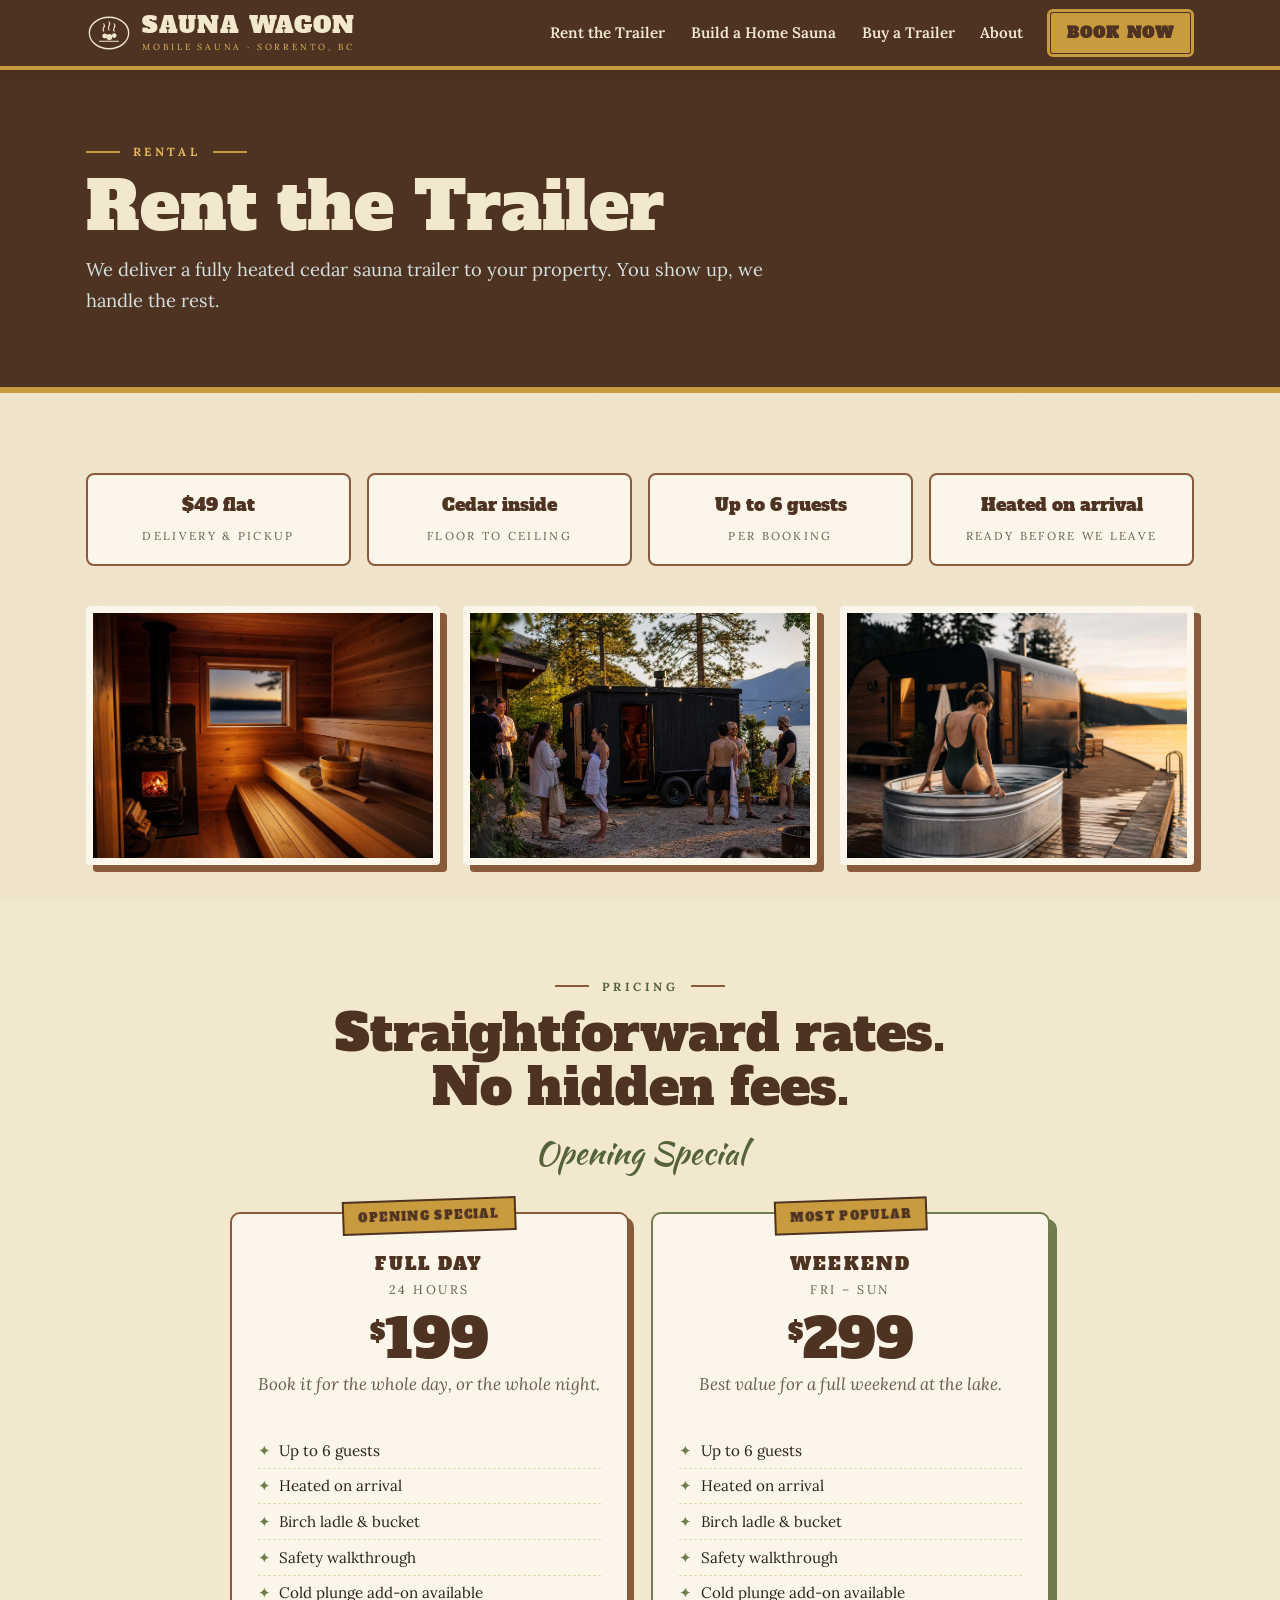
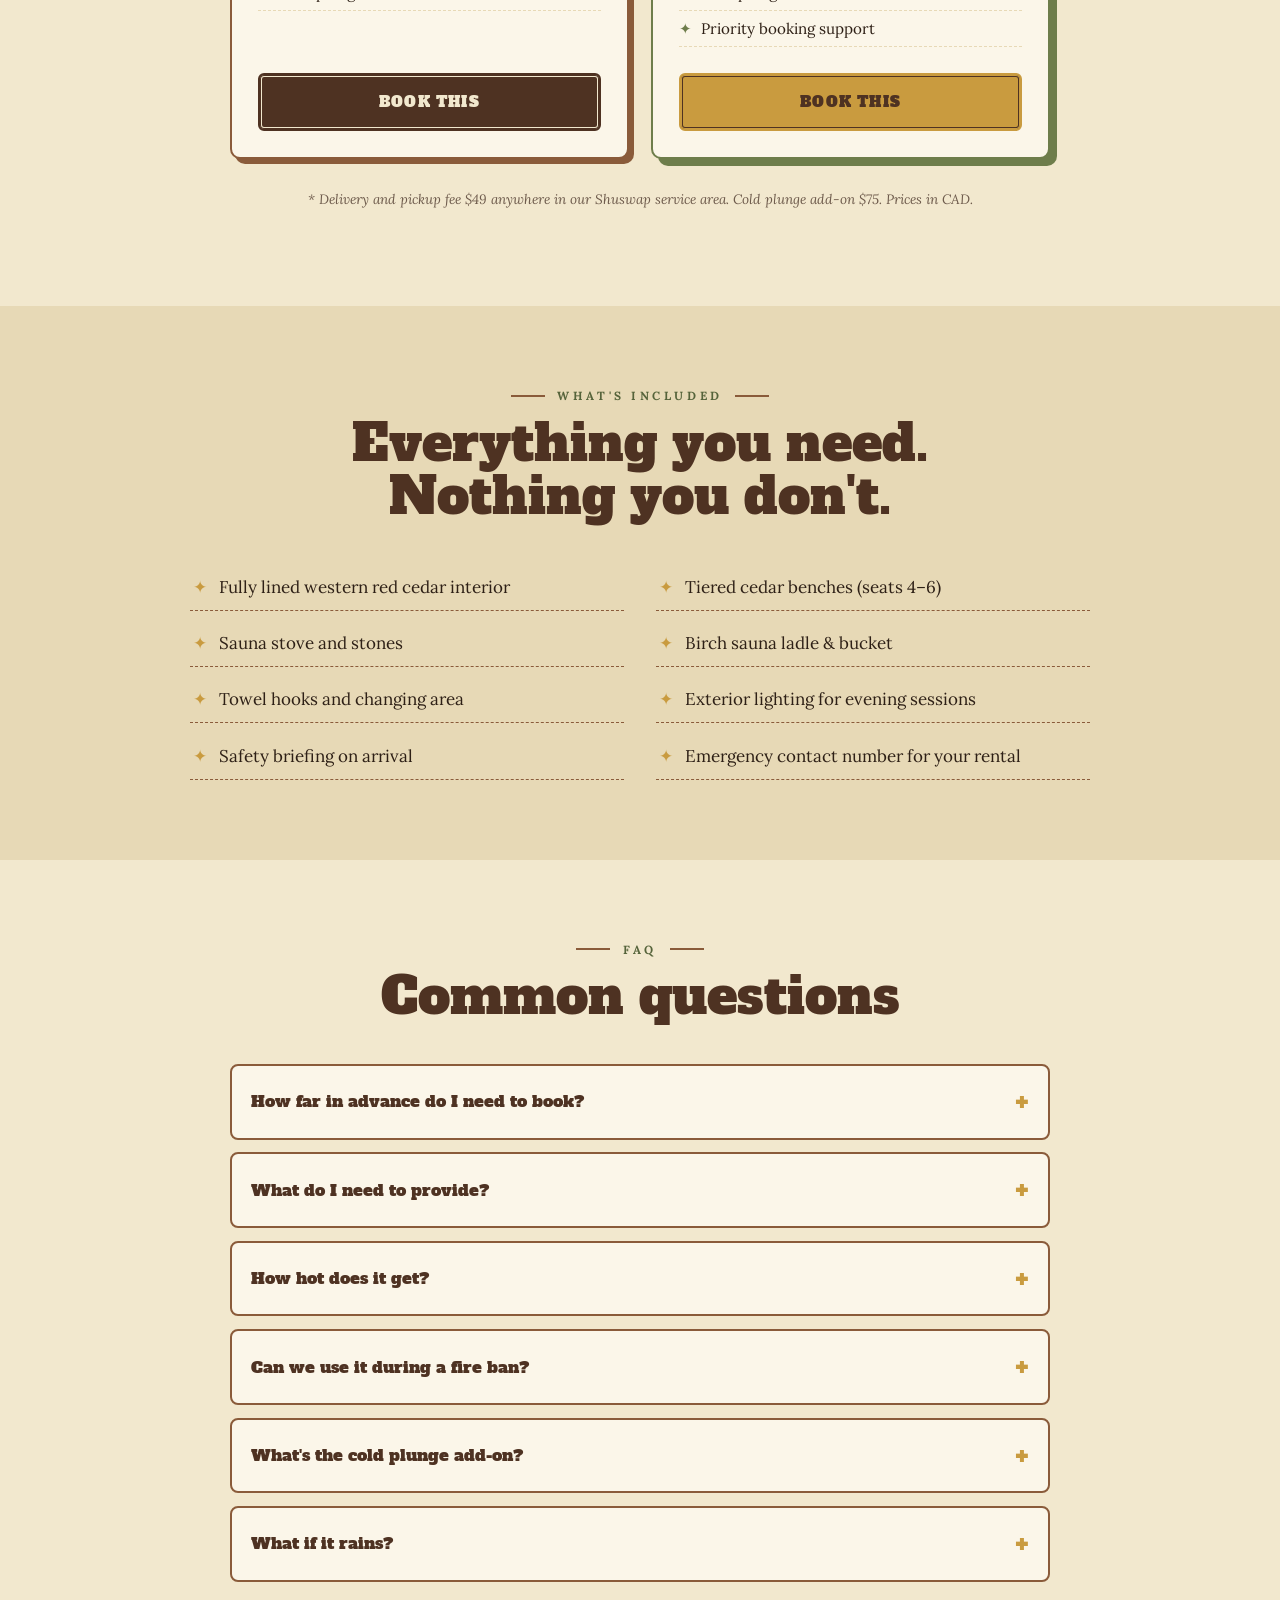
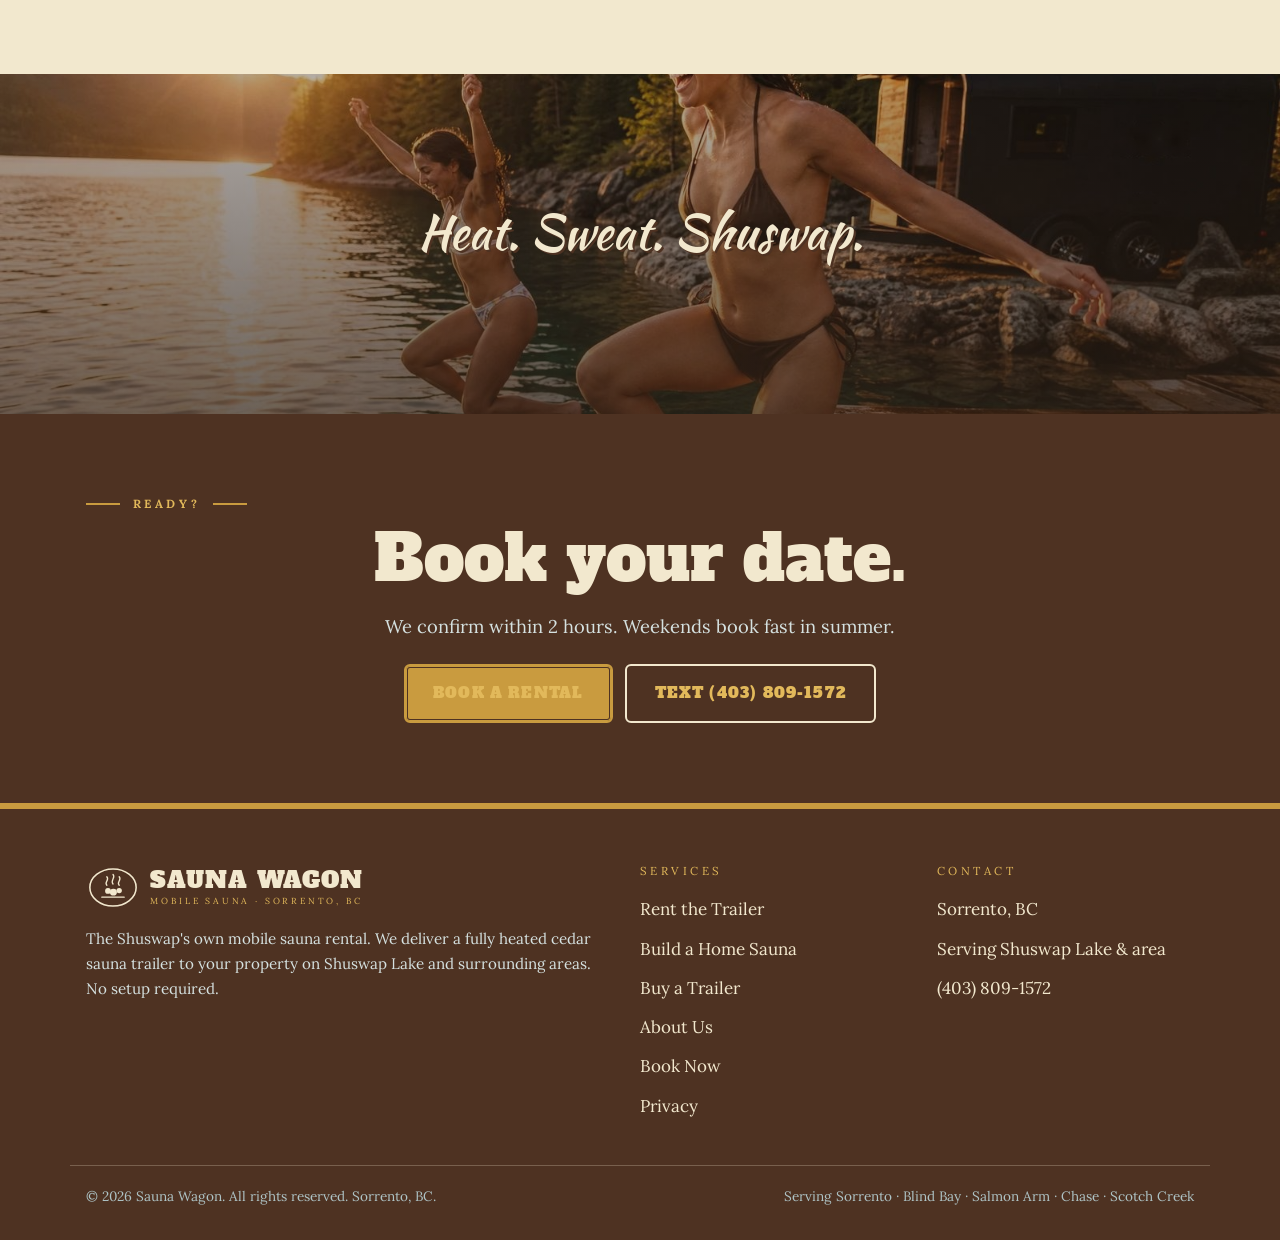
<file: rent.html>
<!DOCTYPE html>
<html lang="en">
<head>
  <meta charset="utf-8">
  <meta name="viewport" content="width=device-width, initial-scale=1">
  <title>Rent a Mobile Sauna in the Shuswap | Sauna Wagon</title>
  <meta name="description" content="Rent a mobile cedar sauna in the Shuswap. Opening special $199 per day or $299 per weekend, $49 delivery and pickup, up to 6 guests. Serving Sorrento, Salmon Arm, Chase, Scotch Creek and area.">
  <link rel="icon" href="data:image/svg+xml,%3Csvg xmlns='http://www.w3.org/2000/svg' viewBox='0 0 64 64'%3E%3Crect width='64' height='64' rx='12' fill='%234E3222'/%3E%3Ctext x='32' y='43' font-family='Georgia' font-size='26' font-weight='bold' text-anchor='middle' fill='%23F2E8CE'%3ESW%3C/text%3E%3C/svg%3E">
  <link rel="preconnect" href="https://fonts.googleapis.com">
  <link rel="preconnect" href="https://fonts.gstatic.com" crossorigin>
  <link href="https://fonts.googleapis.com/css2?family=Alfa+Slab+One&family=Lora:ital,wght@0,400;0,600;0,700;1,400&family=Kaushan+Script&family=Archivo+Narrow:wght@600;700&display=swap" rel="stylesheet">
  <link rel="stylesheet" href="css/styles.css">
  <link rel="canonical" href="https://saunawagon.ca/rent.html">
  <meta property="og:type" content="website">
  <meta property="og:site_name" content="Sauna Wagon">
  <meta property="og:title" content="Rent a Mobile Sauna in the Shuswap | Sauna Wagon">
  <meta property="og:description" content="Rent a mobile cedar sauna in the Shuswap. Opening special $199 per day or $299 per weekend, $49 delivery and pickup, up to 6 guests. Serving Sorrento, Salmon Arm, Chase, Scotch Creek and area.">
  <meta property="og:url" content="https://saunawagon.ca/rent.html">
  <meta property="og:image" content="https://saunawagon.ca/images/hero-rental-clean.jpg">
  <meta property="og:locale" content="en_CA">
  <meta name="twitter:card" content="summary_large_image">
  <meta name="twitter:title" content="Rent a Mobile Sauna in the Shuswap | Sauna Wagon">
  <meta name="twitter:description" content="Rent a mobile cedar sauna in the Shuswap. Opening special $199 per day or $299 per weekend, $49 delivery and pickup, up to 6 guests. Serving Sorrento, Salmon Arm, Chase, Scotch Creek and area.">
  <meta name="twitter:image" content="https://saunawagon.ca/images/hero-rental-clean.jpg">
  <script type="application/ld+json">{"@context": "https://schema.org", "@type": "FAQPage", "mainEntity": [{"@type": "Question", "name": "How far in advance do I need to book?", "acceptedAnswer": {"@type": "Answer", "text": "Summer weekends often book two to three weeks out. Weekdays and shoulder season are usually available within a few days. We confirm every request within 2 hours."}}, {"@type": "Question", "name": "What do I need to provide?", "acceptedAnswer": {"@type": "Answer", "text": "A reasonably level spot we can back a trailer into, and that's about it. We bring the ladle and bucket and the know-how. Towels are on you."}}, {"@type": "Question", "name": "How hot does it get?", "acceptedAnswer": {"@type": "Answer", "text": "Hot enough for a proper sauna. We get it up to temperature before we leave, and from there you control the heat with the stove controls and the ladle."}}, {"@type": "Question", "name": "Can we use it during a fire ban?", "acceptedAnswer": {"@type": "Answer", "text": "Yes. The Sauna Wagon isn't wood-fired, so there's no open flame and campfire bans don't apply to the sauna itself. If your property or park has its own rules, mention it when you book and we'll sort it out."}}, {"@type": "Question", "name": "What's the cold plunge add-on?", "acceptedAnswer": {"@type": "Answer", "text": "A galvanized stock trough, delivered alongside the trailer and filled on site, for $75. If you're on the lake, you already have the best cold plunge there is."}}, {"@type": "Question", "name": "What if it rains?", "acceptedAnswer": {"@type": "Answer", "text": "Saunas are better in the rain. The trailer is fully enclosed, and we deliver in any weather the roads allow."}}]}</script>
  <script src="/js/tracking.js"></script>
</head>
<body>
<noscript><img height="1" width="1" style="display:none" alt="" src="https://www.facebook.com/tr?id=2017686582250414&ev=PageView&noscript=1"></noscript>

<header class="site-header">
  <div class="header-inner">
    <a class="logo" href="index.html" aria-label="Sauna Wagon home"><svg class="logo-badge" viewBox="-70 -58 140 116" aria-hidden="true"><ellipse cx="0" cy="0" rx="60" ry="48" fill="none" stroke="currentColor" stroke-width="4"/><path d="M -16 -6 C -24 -14 -8 -19 -16 -28" fill="none" stroke="currentColor" stroke-width="3.4" stroke-linecap="round"/><path d="M 0 -9 C -8 -19 8 -25 0 -34" fill="none" stroke="currentColor" stroke-width="3.4" stroke-linecap="round"/><path d="M 16 -6 C 8 -14 24 -19 16 -28" fill="none" stroke="currentColor" stroke-width="3.4" stroke-linecap="round"/><circle cx="-13" cy="9" r="7.5" fill="currentColor"/><circle cx="1" cy="12" r="9" fill="currentColor"/><circle cx="16" cy="8" r="7" fill="currentColor"/><path d="M -29 25 L 29 25" stroke="currentColor" stroke-width="3.4" stroke-linecap="round"/></svg><span class="logo-text">
      
      <span class="logo-name">SAUNA WAGON</span>
      <span class="logo-sub">Mobile Sauna · Sorrento, BC</span></span>
    </a>
    <button class="nav-toggle" aria-expanded="false" aria-controls="nav">Menu</button>
    <nav class="nav" id="nav">
      <a href="rent.html">Rent the Trailer</a>
      <a href="build-sauna.html">Build a Home Sauna</a>
      <a href="buy-trailer.html">Buy a Trailer</a>
      <a href="about.html">About</a>
      <a class="btn btn-gold btn-sm" href="contact.html">Book Now</a>
    </nav>
  </div>
</header>

<main>

  <section class="page-hero">
    <div class="container">
      <p class="eyebrow">Rental</p>
      <h1>Rent the Trailer</h1>
      <p class="lead">We deliver a fully heated cedar sauna trailer to your property. You show up, we handle the rest.</p>
    </div>
  </section>

  <section class="section" style="padding-bottom:2rem">
    <div class="container">
      <ul class="features">
        <li><strong>$49 flat</strong><span>Delivery &amp; pickup</span></li>
        <li><strong>Cedar inside</strong><span>Floor to ceiling</span></li>
        <li><strong>Up to 6 guests</strong><span>Per booking</span></li>
        <li><strong>Heated on arrival</strong><span>Ready before we leave</span></li>
      </ul>
      <div class="grid-3" style="margin-top:2.5rem">
        <figure class="photo photo-wide"><img src="images/sauna-interior-warm.jpg" alt="Cedar interior of the sauna trailer" loading="lazy"><figcaption class="caption">Cedar, floor to ceiling</figcaption></figure>
        <figure class="photo photo-wide"><img src="images/lifestyle-party-clean.jpg" alt="Friends around the sauna trailer" loading="lazy"><figcaption class="caption">Up to six at a time</figcaption></figure>
        <figure class="photo photo-wide"><img src="images/cold-plunge-lake-clean.jpg" alt="Cold plunge beside the lake" loading="lazy"><figcaption class="caption">Cold plunge add-on</figcaption></figure>
      </div>
    </div>
  </section>

  <section class="section" id="pricing">
    <div class="container">
      <div class="center">
        <p class="eyebrow">Pricing</p>
        <h2>Straightforward rates.<br>No hidden fees.</h2>
        <p class="script">Opening Special</p>
      </div>
      <div class="grid-2" style="max-width:820px;margin:2.5rem auto 0">
        <div class="card price-card">
          <span class="badge">Opening Special</span>
          <span class="price-name">Full Day</span>
          <span class="price-duration">24 hours</span>
          <div class="price-tag"><sup>$</sup>199</div>
          <p class="price-blurb">Book it for the whole day, or the whole night.</p>
          <ul class="price-list">
            <li>Up to 6 guests</li>
            <li>Heated on arrival</li>
            <li>Birch ladle &amp; bucket</li>
            <li>Safety walkthrough</li>
            <li>Cold plunge add-on available</li>
          </ul>
          <a class="btn" href="contact.html">Book This</a>
        </div>
        <div class="card price-card featured">
          <span class="badge">Most Popular</span>
          <span class="price-name">Weekend</span>
          <span class="price-duration">Fri – Sun</span>
          <div class="price-tag"><sup>$</sup>299</div>
          <p class="price-blurb">Best value for a full weekend at the lake.</p>
          <ul class="price-list">
            <li>Up to 6 guests</li>
            <li>Heated on arrival</li>
            <li>Birch ladle &amp; bucket</li>
            <li>Safety walkthrough</li>
            <li>Cold plunge add-on available</li>
            <li>Priority booking support</li>
          </ul>
          <a class="btn btn-gold" href="contact.html">Book This</a>
        </div>
      </div>
      <p class="fine-print center" style="margin-top:1.8rem">* Delivery and pickup fee $49 anywhere in our Shuswap service area. Cold plunge add-on $75. Prices in CAD.</p>
    </div>
  </section>

  <section class="section section-alt">
    <div class="container">
      <div class="center">
        <p class="eyebrow">What's Included</p>
        <h2>Everything you need.<br>Nothing you don't.</h2>
      </div>
      <ul class="checklist" style="max-width:900px;margin:2.5rem auto 0">
        <li>Fully lined western red cedar interior</li>
        <li>Tiered cedar benches (seats 4–6)</li>
        <li>Sauna stove and stones</li>
        <li>Birch sauna ladle &amp; bucket</li>
        <li>Towel hooks and changing area</li>
        <li>Exterior lighting for evening sessions</li>
        <li>Safety briefing on arrival</li>
        <li>Emergency contact number for your rental</li>
      </ul>
    </div>
  </section>

  <section class="section">
    <div class="container">
      <div class="center">
        <p class="eyebrow">FAQ</p>
        <h2>Common questions</h2>
      </div>
      <div class="faq" style="margin-top:2.5rem">
        <details>
          <summary>How far in advance do I need to book?</summary>
          <p>Summer weekends often book two to three weeks out. Weekdays and shoulder season are usually available within a few days. We confirm every request within 2 hours.</p>
        </details>
        <details>
          <summary>What do I need to provide?</summary>
          <p>A reasonably level spot we can back a trailer into, and that's about it. We bring the ladle and bucket and the know-how. Towels are on you.</p>
        </details>
        <details>
          <summary>How hot does it get?</summary>
          <p>Hot enough for a proper sauna. We get it up to temperature before we leave, and from there you control the heat with the stove controls and the ladle.</p>
        </details>
        <details>
          <summary>Can we use it during a fire ban?</summary>
          <p>Yes. The Sauna Wagon isn't wood-fired, so there's no open flame and campfire bans don't apply to the sauna itself. If your property or park has its own rules, mention it when you book and we'll sort it out.</p>
        </details>
        <details>
          <summary>What's the cold plunge add-on?</summary>
          <p>A galvanized stock trough, delivered alongside the trailer and filled on site, for $75. If you're on the lake, you already have the best cold plunge there is.</p>
        </details>
        <details>
          <summary>What if it rains?</summary>
          <p>Saunas are better in the rain. The trailer is fully enclosed, and we deliver in any weather the roads allow.</p>
        </details>
      </div>
    </div>
  </section>

  <section class="banner" style="background-image:url('images/lifestyle-cold-plunge-clean.jpg')">
    <div class="banner-tint"></div>
    <div class="container banner-inner">
      <p class="script">Heat. Sweat. Shuswap.</p>
    </div>
  </section>

  <section class="section section-brown cta">
    <div class="container">
      <p class="eyebrow">Ready?</p>
      <h2>Book your date.</h2>
      <p class="lead" style="margin-left:auto;margin-right:auto">We confirm within 2 hours. Weekends book fast in summer.</p>
      <div class="actions" style="justify-content:center">
        <a class="btn btn-gold" href="contact.html">Book a Rental</a>
        <a class="btn btn-light" href="sms:+14038091572">Text (403) 809-1572</a>
      </div>
    </div>
  </section>

</main>

<footer class="site-footer">
  <div class="container footer-grid">
    <div>
      <div class="logo logo-footer"><svg class="logo-badge" viewBox="-70 -58 140 116" aria-hidden="true"><ellipse cx="0" cy="0" rx="60" ry="48" fill="none" stroke="currentColor" stroke-width="4"/><path d="M -16 -6 C -24 -14 -8 -19 -16 -28" fill="none" stroke="currentColor" stroke-width="3.4" stroke-linecap="round"/><path d="M 0 -9 C -8 -19 8 -25 0 -34" fill="none" stroke="currentColor" stroke-width="3.4" stroke-linecap="round"/><path d="M 16 -6 C 8 -14 24 -19 16 -28" fill="none" stroke="currentColor" stroke-width="3.4" stroke-linecap="round"/><circle cx="-13" cy="9" r="7.5" fill="currentColor"/><circle cx="1" cy="12" r="9" fill="currentColor"/><circle cx="16" cy="8" r="7" fill="currentColor"/><path d="M -29 25 L 29 25" stroke="currentColor" stroke-width="3.4" stroke-linecap="round"/></svg><span class="logo-text">
        <span class="logo-name">SAUNA WAGON</span>
        <span class="logo-sub">Mobile Sauna · Sorrento, BC</span></span>
      </div>
      <p>The Shuswap's own mobile sauna rental. We deliver a fully heated cedar sauna trailer to your property on Shuswap Lake and surrounding areas. No setup required.</p>
    </div>
    <div>
      <h4>Services</h4>
      <ul>
        <li><a href="rent.html">Rent the Trailer</a></li>
        <li><a href="build-sauna.html">Build a Home Sauna</a></li>
        <li><a href="buy-trailer.html">Buy a Trailer</a></li>
        <li><a href="about.html">About Us</a></li>
        <li><a href="contact.html">Book Now</a></li>
        <li><a href="privacy.html">Privacy</a></li>
      </ul>
    </div>
    <div>
      <h4>Contact</h4>
      <ul>
        <li>Sorrento, BC</li>
        <li>Serving Shuswap Lake &amp; area</li>
        <li><a href="tel:+14038091572">(403) 809-1572</a></li>
      </ul>
    </div>
  </div>
  <div class="container footer-bottom">
    <span>© <span data-year>2026</span> Sauna Wagon. All rights reserved. Sorrento, BC.</span>
    <span>Serving Sorrento · Blind Bay · Salmon Arm · Chase · Scotch Creek</span>
  </div>
</footer>

<script src="js/main.js"></script>
</body>
</html>
</file>
<file: css/styles.css>
/* Sauna Wagon — vintage / Americana look, colours pulled from the trailer livery */

:root {
  --cream: #F2E8CE;
  --cream-2: #E7D9B6;
  --paper: #FBF6E9;
  --brown: #4E3222;
  --brown-2: #6B4630;
  --brown-3: #8A5B3A;
  --pine: #6E7D4B;
  --pine-2: #55633A;
  --steam: #AEC3C5;
  --steam-2: #D5E1E0;
  --gold: #C99B3F;
  --gold-2: #E2B95B;
  --ink: #2E2016;
  --muted: #6E5B4C;
  --radius: 10px;
  --maxw: 1140px;
  --font-display: 'Alfa Slab One', 'Rockwell', Georgia, serif;
  --font-body: 'Lora', Georgia, 'Times New Roman', serif;
  --font-script: 'Kaushan Script', 'Brush Script MT', cursive;
}

* { box-sizing: border-box; }
html { scroll-behavior: smooth; }
body {
  margin: 0;
  font-family: var(--font-body);
  font-size: 17px;
  line-height: 1.65;
  color: var(--ink);
  background: var(--cream);
  position: relative;
  overflow-x: hidden;
}
/* paper grain */
body::before {
  content: "";
  position: fixed;
  inset: 0;
  z-index: 0;
  pointer-events: none;
  opacity: .08;
  background-image: url("data:image/svg+xml,%3Csvg xmlns='http://www.w3.org/2000/svg' width='300' height='300'%3E%3Cfilter id='n'%3E%3CfeTurbulence type='fractalNoise' baseFrequency='0.9' numOctaves='3' stitchTiles='stitch'/%3E%3CfeColorMatrix values='0 0 0 0 0.3 0 0 0 0 0.2 0 0 0 0 0.1 0 0 0 0.7 0'/%3E%3C/filter%3E%3Crect width='100%25' height='100%25' filter='url(%23n)'/%3E%3C/svg%3E");
}
main, header, footer { position: relative; z-index: 1; }

img { max-width: 100%; }
a { color: var(--brown-2); }
p { margin: 0 0 1rem; }
ul { margin: 0; padding-left: 1.2rem; }

h1, h2, h3, h4 { font-family: var(--font-display); font-weight: 400; color: var(--brown); line-height: 1.05; margin: 0; }
h2 { font-size: clamp(2rem, 4.2vw, 3.2rem); margin: .7rem 0 1.2rem; }
h3 { font-size: 1.2rem; margin-bottom: .5rem; }
.script { font-family: var(--font-script); color: var(--pine-2); font-size: clamp(1.4rem, 2.6vw, 2rem); line-height: 1.2; }
.lead { font-size: 1.15rem; color: var(--muted); max-width: 62ch; }
.center { text-align: center; }
.center .lead { margin-left: auto; margin-right: auto; }
.center .eyebrow { justify-content: center; }

.container { max-width: var(--maxw); margin: 0 auto; padding-left: 16px; padding-right: 16px; }
.section { padding: 5rem 0; }
.section-alt { background: var(--cream-2); }
.section-steam { background: var(--steam-2); }
.section-brown { background: var(--brown); color: var(--cream); }
.section-brown h2, .section-brown h3 { color: var(--cream); }
.section-brown .lead { color: var(--steam-2); }
.section-brown .eyebrow { color: var(--gold-2); }
.section-brown .eyebrow::before, .section-brown .eyebrow::after { background: var(--gold); }
.section-brown a { color: var(--gold-2); }

.eyebrow {
  display: flex; align-items: center; gap: .8rem;
  font-size: .74rem; letter-spacing: .3em; text-transform: uppercase; font-weight: 700;
  color: var(--pine-2); margin: 0;
}
.eyebrow::before, .eyebrow::after { content: ""; height: 2px; flex: 0 0 34px; background: var(--brown-3); }
.eyebrow-light { color: var(--gold-2); }
.eyebrow-light::before, .eyebrow-light::after { background: var(--gold-2); }

.ornament { text-align: center; color: var(--gold); letter-spacing: .6em; margin: 1.5rem 0; font-size: .9rem; }

/* Buttons: ticket-style double border */
.btn {
  display: inline-flex; align-items: center; justify-content: center; gap: .5rem;
  padding: .95rem 1.7rem;
  font-family: var(--font-display); font-size: .92rem; letter-spacing: .08em; text-transform: uppercase;
  color: var(--cream); background: var(--brown);
  border: 2px solid var(--brown); border-radius: 6px;
  box-shadow: inset 0 0 0 1px var(--brown), inset 0 0 0 2px var(--cream);
  text-decoration: none; cursor: pointer; transition: transform .15s, background .15s;
}
.btn:hover { background: var(--brown-2); transform: translateY(-2px); }
.btn-gold { background: var(--gold); border-color: var(--gold); color: var(--brown); box-shadow: inset 0 0 0 1px var(--gold), inset 0 0 0 2px var(--brown); }
.btn-gold:hover { background: var(--gold-2); }
.btn-light { background: transparent; border-color: var(--cream); color: var(--cream); box-shadow: none; }
.btn-light:hover { background: rgba(242, 232, 206, .12); }
.btn-outline { background: transparent; color: var(--brown); box-shadow: none; }
.btn-outline:hover { background: var(--cream-2); }
.btn-sm { padding: .6rem 1.1rem; font-size: .78rem; }
.btn-block { width: 100%; }
.actions { display: flex; flex-wrap: wrap; gap: .8rem; margin-top: 1.4rem; }

/* Header */
.site-header { position: sticky; top: 0; z-index: 50; background: var(--brown); color: var(--cream); border-bottom: 4px solid var(--gold); box-shadow: 0 4px 14px rgba(46, 32, 22, .25); }
.header-inner { max-width: var(--maxw); margin: 0 auto; padding: .55rem 16px; display: flex; align-items: center; justify-content: space-between; gap: 1rem; position: relative; }
.logo { display: inline-flex; flex-direction: row; align-items: center; gap: .6rem; line-height: 1; text-decoration: none; color: var(--cream); }
.logo-badge { display: block; width: 46px; height: 38px; flex: 0 0 auto; }
.logo-text { display: inline-flex; flex-direction: column; align-items: center; }
.logo-name { font-family: var(--font-display); font-size: 1.45rem; letter-spacing: .05em; white-space: nowrap; }
.logo-sub { font-size: .55rem; letter-spacing: .32em; text-transform: uppercase; color: var(--gold-2); margin-top: .35rem; white-space: nowrap; }
.nav { display: flex; align-items: center; gap: 1.4rem; }
.nav a { color: var(--cream); text-decoration: none; font-weight: 600; font-size: .95rem; }
.nav a:hover { color: var(--gold-2); }
.nav a.btn { color: var(--brown); }
.nav-toggle { display: none; background: none; border: 2px solid var(--gold); color: var(--cream); font-family: var(--font-display); letter-spacing: .1em; padding: .45rem .8rem; border-radius: 6px; cursor: pointer; }

/* Hero */
.hero { position: relative; isolation: isolate; min-height: 86vh; display: grid; align-items: center; color: var(--cream); }
.hero-bg { position: absolute; inset: 0; z-index: -2; background: var(--brown) center / cover no-repeat; }
.hero-tint { position: absolute; inset: 0; z-index: -1; background: linear-gradient(180deg, rgba(46, 32, 22, .45) 0%, rgba(46, 32, 22, .78) 100%); }
.hero-inner { max-width: var(--maxw); margin: 0 auto; padding: 5.5rem 16px 4rem; width: 100%; }
.hero h1 { color: var(--cream); font-size: clamp(2.9rem, 7.5vw, 5.8rem); margin: .6rem 0 1rem; text-shadow: 4px 4px 0 var(--brown); }
.hero-lead { font-size: clamp(1.05rem, 1.6vw, 1.3rem); max-width: 56ch; color: var(--steam-2); }
.ribbon {
  display: inline-block; margin-top: 1.8rem;
  background: var(--gold); color: var(--brown);
  font-family: var(--font-display); font-size: clamp(.85rem, 1.6vw, 1.1rem); letter-spacing: .06em; text-transform: uppercase;
  padding: .6rem 1.3rem; border: 2px solid var(--brown);
  transform: rotate(-1.5deg); box-shadow: 4px 4px 0 var(--brown);
}
.stats { list-style: none; padding: 0; margin: 2.5rem 0 0; display: grid; grid-template-columns: repeat(3, 1fr); gap: 1rem; max-width: 720px; }
.stats li { background: rgba(251, 246, 233, .92); color: var(--brown); border: 2px solid var(--brown-3); border-radius: 8px; padding: 1rem; text-align: center; box-shadow: 4px 4px 0 var(--brown-3); }
.stat-value { display: block; font-family: var(--font-display); font-size: clamp(1.6rem, 3vw, 2.4rem); line-height: 1; }
.stat-label { display: block; font-size: .72rem; letter-spacing: .2em; text-transform: uppercase; margin-top: .4rem; color: var(--muted); }

/* Page hero (inner pages) */
.page-hero { background: var(--brown); color: var(--cream); padding: 4.5rem 0 3.5rem; border-bottom: 6px solid var(--gold); }
.page-hero h1 { color: var(--cream); font-size: clamp(2.4rem, 5.5vw, 4.2rem); margin: .6rem 0 .8rem; }
.page-hero .lead { color: var(--steam-2); }
.page-hero .eyebrow { color: var(--gold-2); }
.page-hero .eyebrow::before, .page-hero .eyebrow::after { background: var(--gold); }

/* Layout helpers */
.split { display: grid; grid-template-columns: 1fr 1fr; gap: 3rem; align-items: center; }
.grid-2 { display: grid; grid-template-columns: repeat(2, 1fr); gap: 1.4rem; }
.grid-3 { display: grid; grid-template-columns: repeat(3, 1fr); gap: 1.4rem; }
.grid-4 { display: grid; grid-template-columns: repeat(4, 1fr); gap: 1.4rem; }
.split-booking { grid-template-columns: 3fr 2fr; align-items: start; }
.features-2 { grid-template-columns: 1fr 1fr; }

.photo { border: 7px solid var(--paper); box-shadow: 7px 7px 0 var(--brown-3); border-radius: 4px; overflow: hidden; background: var(--paper); }
.photo img { display: block; width: 100%; height: 100%; object-fit: cover; }
.photo-tall img { aspect-ratio: 4 / 5; }
.photo-wide img { aspect-ratio: 16 / 10; }
.photo-square img { aspect-ratio: 1; }
.caption { display: block; text-align: center; font-size: .72rem; letter-spacing: .25em; text-transform: uppercase; color: var(--muted); margin-top: .8rem; }
figure { margin: 0; }

/* Cards */
.card { background: var(--paper); border: 2px solid var(--brown-3); border-radius: var(--radius); padding: 1.6rem; box-shadow: 5px 5px 0 var(--brown-3); }
.card p:last-child { margin-bottom: 0; }
.card-tag { font-size: .68rem; letter-spacing: .25em; text-transform: uppercase; color: var(--pine-2); font-weight: 700; display: block; margin-bottom: .4rem; }

/* Pricing */
.price-card { position: relative; text-align: center; padding-top: 2.2rem; display: flex; flex-direction: column; }
.price-card.featured { border-color: var(--pine); box-shadow: 7px 7px 0 var(--pine); }
.badge { position: absolute; top: -15px; left: 50%; transform: translateX(-50%) rotate(-2deg); background: var(--gold); color: var(--brown); font-family: var(--font-display); font-size: .72rem; letter-spacing: .12em; text-transform: uppercase; padding: .35rem .9rem; border: 2px solid var(--brown); white-space: nowrap; }
.price-name { font-family: var(--font-display); font-size: 1.1rem; letter-spacing: .12em; text-transform: uppercase; color: var(--brown); }
.price-duration { font-size: .78rem; letter-spacing: .2em; text-transform: uppercase; color: var(--muted); }
.price-tag { font-family: var(--font-display); font-size: 3.4rem; line-height: 1; color: var(--brown); margin: .8rem 0 .2rem; }
.price-tag sup { font-size: 1.4rem; vertical-align: top; margin-top: .55rem; display: inline-block; }
.price-blurb { color: var(--muted); font-style: italic; }
.price-list { list-style: none; padding: 0; margin: 1.2rem 0 1.6rem; text-align: left; font-size: .95rem; }
.price-list li { padding: .3rem 0; border-bottom: 1px dashed var(--cream-2); }
.price-list li::before { content: "\2726"; color: var(--pine); margin-right: .55rem; }
.price-card .btn { margin-top: auto; }
.fine-print { font-size: .85rem; color: var(--muted); font-style: italic; }

/* Feature strip */
.features { list-style: none; padding: 0; margin: 0; display: grid; grid-template-columns: repeat(4, 1fr); gap: 1rem; }
.features li { background: var(--paper); border: 2px solid var(--brown-3); border-radius: 8px; padding: 1rem; text-align: center; }
.features strong { display: block; font-family: var(--font-display); font-weight: 400; color: var(--brown); font-size: 1.1rem; }
.features span { font-size: .72rem; letter-spacing: .2em; text-transform: uppercase; color: var(--muted); }

/* Checklist */
.checklist { list-style: none; padding: 0; margin: 0; display: grid; grid-template-columns: repeat(2, 1fr); gap: .6rem 2rem; }
.checklist li { padding: .55rem 0 .55rem 1.8rem; position: relative; border-bottom: 1px dashed var(--brown-3); }
.checklist li::before { content: "\2726"; position: absolute; left: .2rem; color: var(--gold); }

/* Steps */
.steps { display: grid; grid-template-columns: repeat(4, 1fr); gap: 1.6rem; counter-reset: step; }
.step { text-align: center; }
.step-num { display: inline-flex; align-items: center; justify-content: center; width: 64px; height: 64px; border-radius: 50%; background: var(--brown); color: var(--cream); font-family: var(--font-display); font-size: 1.4rem; border: 3px solid var(--gold); box-shadow: 0 0 0 3px var(--brown); margin-bottom: 1rem; }
.step h3 { font-size: 1.15rem; }
.step p { color: var(--muted); font-size: .98rem; }

/* Service area */
.area-list { list-style: none; padding: 0; margin: 1.5rem 0 0; display: grid; grid-template-columns: repeat(3, 1fr); gap: .8rem; }
.area-list li { background: rgba(242, 232, 206, .08); border: 1px solid var(--gold); border-radius: 6px; padding: .8rem 1rem; font-family: var(--font-display); font-size: .95rem; letter-spacing: .03em; }
.area-list li::before { content: "\2726  "; color: var(--gold-2); }

/* FAQ */
.faq { max-width: 820px; margin: 0 auto; }
.faq details { background: var(--paper); border: 2px solid var(--brown-3); border-radius: 8px; margin-bottom: .8rem; padding: 0 1.2rem; }
.faq summary { cursor: pointer; font-family: var(--font-display); font-size: 1.02rem; color: var(--brown); padding: 1rem 0; list-style: none; display: flex; justify-content: space-between; align-items: center; gap: 1rem; }
.faq summary::-webkit-details-marker { display: none; }
.faq summary::after { content: "+"; font-size: 1.5rem; color: var(--gold); }
.faq details[open] summary::after { content: "\2013"; }
.faq details p { padding-bottom: 1.1rem; color: var(--muted); }

/* Forms */
.form-grid { display: grid; grid-template-columns: 1fr 1fr; gap: 1rem 1.2rem; }
.form-grid .full { grid-column: 1 / -1; }
label { display: block; font-size: .72rem; letter-spacing: .22em; text-transform: uppercase; font-weight: 700; color: var(--brown); margin-bottom: .35rem; }
input, select, textarea { width: 100%; padding: .8rem .9rem; border: 2px solid var(--brown-3); border-radius: 6px; background: var(--paper); font-family: var(--font-body); font-size: 1rem; color: var(--ink); }
input:focus, select:focus, textarea:focus { outline: 3px solid var(--gold-2); outline-offset: 1px; }
textarea { min-height: 120px; resize: vertical; }
.hint { font-size: .85rem; color: var(--muted); margin: .3rem 0 0; }
.form-status { margin-top: 1rem; font-weight: 600; color: var(--pine-2); min-height: 1.4em; }
.radio-row { display: flex; gap: 1.2rem; flex-wrap: wrap; }
.radio-row label { display: inline-flex; align-items: center; gap: .4rem; text-transform: none; letter-spacing: 0; font-size: 1rem; font-weight: 400; margin: 0; }
.radio-row input { width: auto; }

/* Contact aside */
.contact-block { margin-bottom: 1.4rem; }
.contact-block h4 { font-family: var(--font-body); font-size: .7rem; letter-spacing: .3em; text-transform: uppercase; color: var(--pine-2); margin-bottom: .3rem; }
.contact-block p { margin: 0; font-size: 1.05rem; }
.contact-block a { text-decoration: none; font-weight: 700; color: var(--brown); }
.price-summary { list-style: none; padding: 0; margin: 0; }
.price-summary li { display: flex; justify-content: space-between; padding: .5rem 0; border-bottom: 1px dashed var(--brown-3); }
.price-summary strong { font-family: var(--font-display); font-weight: 400; color: var(--brown); }

/* CTA band */
.cta { text-align: center; }
.cta h2 { font-size: clamp(2.4rem, 5vw, 4rem); }

/* Footer */
.site-footer { background: var(--brown); color: var(--cream); padding: 3.5rem 0 2rem; border-top: 6px solid var(--gold); }
.footer-grid { display: grid; grid-template-columns: 2fr 1fr 1fr; gap: 2.5rem; }
.footer-grid h4 { font-family: var(--font-body); font-size: .72rem; letter-spacing: .3em; text-transform: uppercase; color: var(--gold-2); margin-bottom: .8rem; }
.footer-grid ul { list-style: none; padding: 0; }
.footer-grid li { margin-bottom: .45rem; }
.footer-grid a { color: var(--cream); text-decoration: none; }
.footer-grid a:hover { color: var(--gold-2); }
.footer-grid p { color: var(--steam-2); font-size: .95rem; }
.logo-footer { margin-bottom: 1rem; }
.logo-footer .logo-badge { width: 54px; height: 45px; }
.footer-bottom { margin-top: 2.5rem; padding-top: 1.2rem; border-top: 1px solid rgba(242, 232, 206, .25); font-size: .85rem; color: var(--steam); display: flex; justify-content: space-between; flex-wrap: wrap; gap: .5rem; }

/* Coming-soon panel */
.panel { background: var(--paper); border: 3px double var(--brown-3); border-radius: var(--radius); padding: 2.2rem; box-shadow: 7px 7px 0 var(--brown-3); }
.price-range { font-family: var(--font-display); font-size: 2.6rem; color: var(--brown); line-height: 1; margin: 1.2rem 0 .3rem; }

/* Responsive */
@media (max-width: 960px) {
  .grid-4, .steps, .features { grid-template-columns: repeat(2, 1fr); }
  .grid-3 { grid-template-columns: repeat(2, 1fr); }
  .area-list { grid-template-columns: repeat(2, 1fr); }
  .footer-grid { grid-template-columns: 1fr 1fr; }
}
@media (max-width: 1040px) {
  .nav-toggle { display: inline-flex; }
  .nav { display: none; position: absolute; top: 100%; left: 0; right: 0; background: var(--brown); flex-direction: column; align-items: stretch; padding: 1rem 16px 1.4rem; border-bottom: 4px solid var(--gold); gap: 1rem; }
  .nav.open { display: flex; }
  .nav a.btn { align-self: flex-start; }
}
@media (max-width: 680px) {
  body { font-size: 16px; }
  .section { padding: 3.5rem 0; }
  .split, .split-booking, .grid-2, .grid-3, .grid-4, .steps, .features, .features-2, .checklist, .form-grid, .footer-grid, .area-list { grid-template-columns: 1fr; }
  .stats { grid-template-columns: 1fr 1fr 1fr; gap: .5rem; }
  .stats li { padding: .7rem .4rem; }
  .hero { min-height: 70vh; }
  .hero-inner { padding: 4rem 16px 3rem; }
  .ribbon { transform: none; }
  .logo-name { font-size: 1.2rem; }
}

/* Illustrated hero */
.hero-split { background: var(--cream); color: var(--ink); min-height: auto; }
.hero-split .hero-inner { display: grid; grid-template-columns: 1.05fr 1fr; gap: 2.5rem 3rem; align-items: center; padding: 4rem 16px 3.5rem; }
.hero-split h1 { color: var(--brown); text-shadow: 4px 4px 0 var(--gold-2); }
.hero-split .hero-lead { color: var(--muted); }
.hero-split .ribbon { margin-top: 1.6rem; }
.hero-note { margin: 1.1rem 0 0; font-weight: 700; color: var(--pine-2); letter-spacing: .02em; }
.hero-split .stats { grid-column: 1 / -1; max-width: none; margin-top: .5rem; }
.hero-art svg { width: 100%; height: auto; display: block; filter: drop-shadow(10px 12px 0 rgba(78, 50, 34, .16)); }
.livery-art svg { width: 100%; height: auto; display: block; }
.botcheck { display: none !important; }
@media (max-width: 860px) {
  .hero-split .hero-inner { grid-template-columns: 1fr; }
  .hero-split .stats { grid-column: auto; }
}

/* Photo cards, banners, photo wall */
.card-photo { padding: 0; overflow: hidden; display: flex; flex-direction: column; }
.card-photo img { display: block; width: 100%; aspect-ratio: 4 / 3; object-fit: cover; border-bottom: 2px solid var(--brown-3); }
.card-photo .card-body { padding: 1.2rem 1.3rem 1.4rem; }
.banner { position: relative; isolation: isolate; background-position: center; background-size: cover; min-height: 340px; display: grid; align-items: center; color: var(--cream); }
.banner-tint { position: absolute; inset: 0; z-index: -1; background: linear-gradient(180deg, rgba(46, 32, 22, .35), rgba(46, 32, 22, .7)); }
.banner-inner { text-align: center; padding-top: 3rem; padding-bottom: 3rem; }
.banner .script { color: var(--cream); font-size: clamp(1.8rem, 4vw, 3rem); text-shadow: 2px 2px 0 var(--brown); margin-bottom: 1.4rem; }
.photo-wall { display: grid; grid-template-columns: repeat(3, 1fr); gap: 1.4rem; }
.photo-wall .photo img { aspect-ratio: 4 / 3; }
@media (max-width: 960px) { .photo-wall { grid-template-columns: repeat(2, 1fr); } }
@media (max-width: 680px) { .photo-wall { grid-template-columns: 1fr; } .banner { min-height: 260px; } }

.hero-note-light { color: var(--gold-2); }

.card-accent { background: var(--brown); color: var(--cream); border-color: var(--gold); box-shadow: 5px 5px 0 var(--gold); display: flex; flex-direction: column; justify-content: center; }
.card-accent h3 { color: var(--gold-2); }
.card-accent p { color: var(--cream); }

/* Availability calendar */
.cal-wrap { display: grid; grid-template-columns: repeat(3, 1fr); gap: 1.2rem; }
.cal { background: var(--paper); border: 2px solid var(--brown-3); border-radius: 8px; padding: 1rem; box-shadow: 4px 4px 0 var(--brown-3); }
.cal-title { font-family: var(--font-display); color: var(--brown); text-align: center; margin-bottom: .6rem; }
.cal-grid { display: grid; grid-template-columns: repeat(7, 1fr); gap: 4px; }
.cal-dow { font-size: .68rem; letter-spacing: .08em; text-align: center; color: var(--muted); font-weight: 700; padding-bottom: .2rem; }
.cal-day { aspect-ratio: 1; border: 1px solid var(--cream-2); border-radius: 6px; background: #fff; font-family: var(--font-body); font-size: .9rem; color: var(--ink); cursor: pointer; padding: 0; }
.cal-day.is-open:hover, .cal-day.is-selected { background: var(--pine); color: var(--cream); border-color: var(--pine-2); }
.cal-day.is-unavailable { background: repeating-linear-gradient(45deg, var(--brown-3), var(--brown-3) 3px, var(--brown-2) 3px, var(--brown-2) 6px); color: var(--cream); cursor: not-allowed; text-decoration: line-through; border-color: var(--brown-2); }
.cal-day.is-closed { background: transparent; color: var(--steam); cursor: default; border-color: transparent; }
.cal-legend { grid-column: 1 / -1; display: flex; gap: 1.4rem; flex-wrap: wrap; font-size: .85rem; color: var(--muted); }
.cal-legend span::before { content: ""; display: inline-block; width: 14px; height: 14px; border-radius: 3px; margin-right: .4rem; vertical-align: -2px; border: 1px solid var(--brown-3); }
.leg-open::before { background: #fff; }
.leg-unavail::before { background: var(--brown-2); }
.leg-closed::before { background: var(--cream-2); border-color: var(--cream-2); }
@media (max-width: 960px) { .cal-wrap { grid-template-columns: 1fr 1fr; } }
@media (max-width: 680px) { .cal-wrap { grid-template-columns: 1fr; } }

/* Touch and small-screen fixes */
html { -webkit-text-size-adjust: 100%; text-size-adjust: 100%; }
.logo { min-height: 44px; }
.nav-toggle { min-height: 44px; }
/* header links: comfortable hit area without changing header height */
.nav a:not(.btn) { display: inline-block; padding: .6rem .1rem; }
/* footer lists: whole row is the link; rows grow on touch / narrow screens */
.footer-grid li { margin-bottom: 0; padding: .35rem 0; }
.footer-grid li > a { display: block; margin: -.35rem 0; padding: .35rem 0; }
/* radio options: bigger dot, whole row is tappable */
.radio-row label { min-height: 44px; }
.radio-row input { width: 1.25rem; height: 1.25rem; }
/* date field: iOS gives it odd intrinsic sizing */
input[type="date"] { min-width: 0; max-width: 100%; min-height: 3rem; }
@media (max-width: 940px), (pointer: coarse) {
  .footer-grid li { padding: .65rem 0; }
  .footer-grid li > a { margin: -.65rem 0; padding: .65rem 0; }
  /* calendar days: fixed fingertip height (not min-height, which fights aspect-ratio and widens the grid) */
  .cal-day { aspect-ratio: auto; height: 44px; }
}
@media (max-width: 1040px) {
  .nav { gap: .2rem; }
  .nav a:not(.btn) { display: block; padding: .65rem .25rem; }
  .nav a.btn { margin-top: .5rem; }
}
@media (max-width: 680px) {
  .cal { padding: .8rem; }
  .cal-grid { gap: 3px; }
}
@media (max-width: 400px) {
  .header-inner { padding-left: 12px; padding-right: 12px; gap: .5rem; }
  .logo { min-width: 0; gap: .45rem; }
  .logo-badge { width: 36px; height: 30px; }
  .logo-text { min-width: 0; }
  .logo-name { font-size: 1.08rem; letter-spacing: .03em; }
  .logo-sub { font-size: .5rem; letter-spacing: .14em; }
  .nav-toggle { padding: .45rem .65rem; font-size: .8rem; }
  .nav { padding-left: 12px; padding-right: 12px; }
}
</file>
